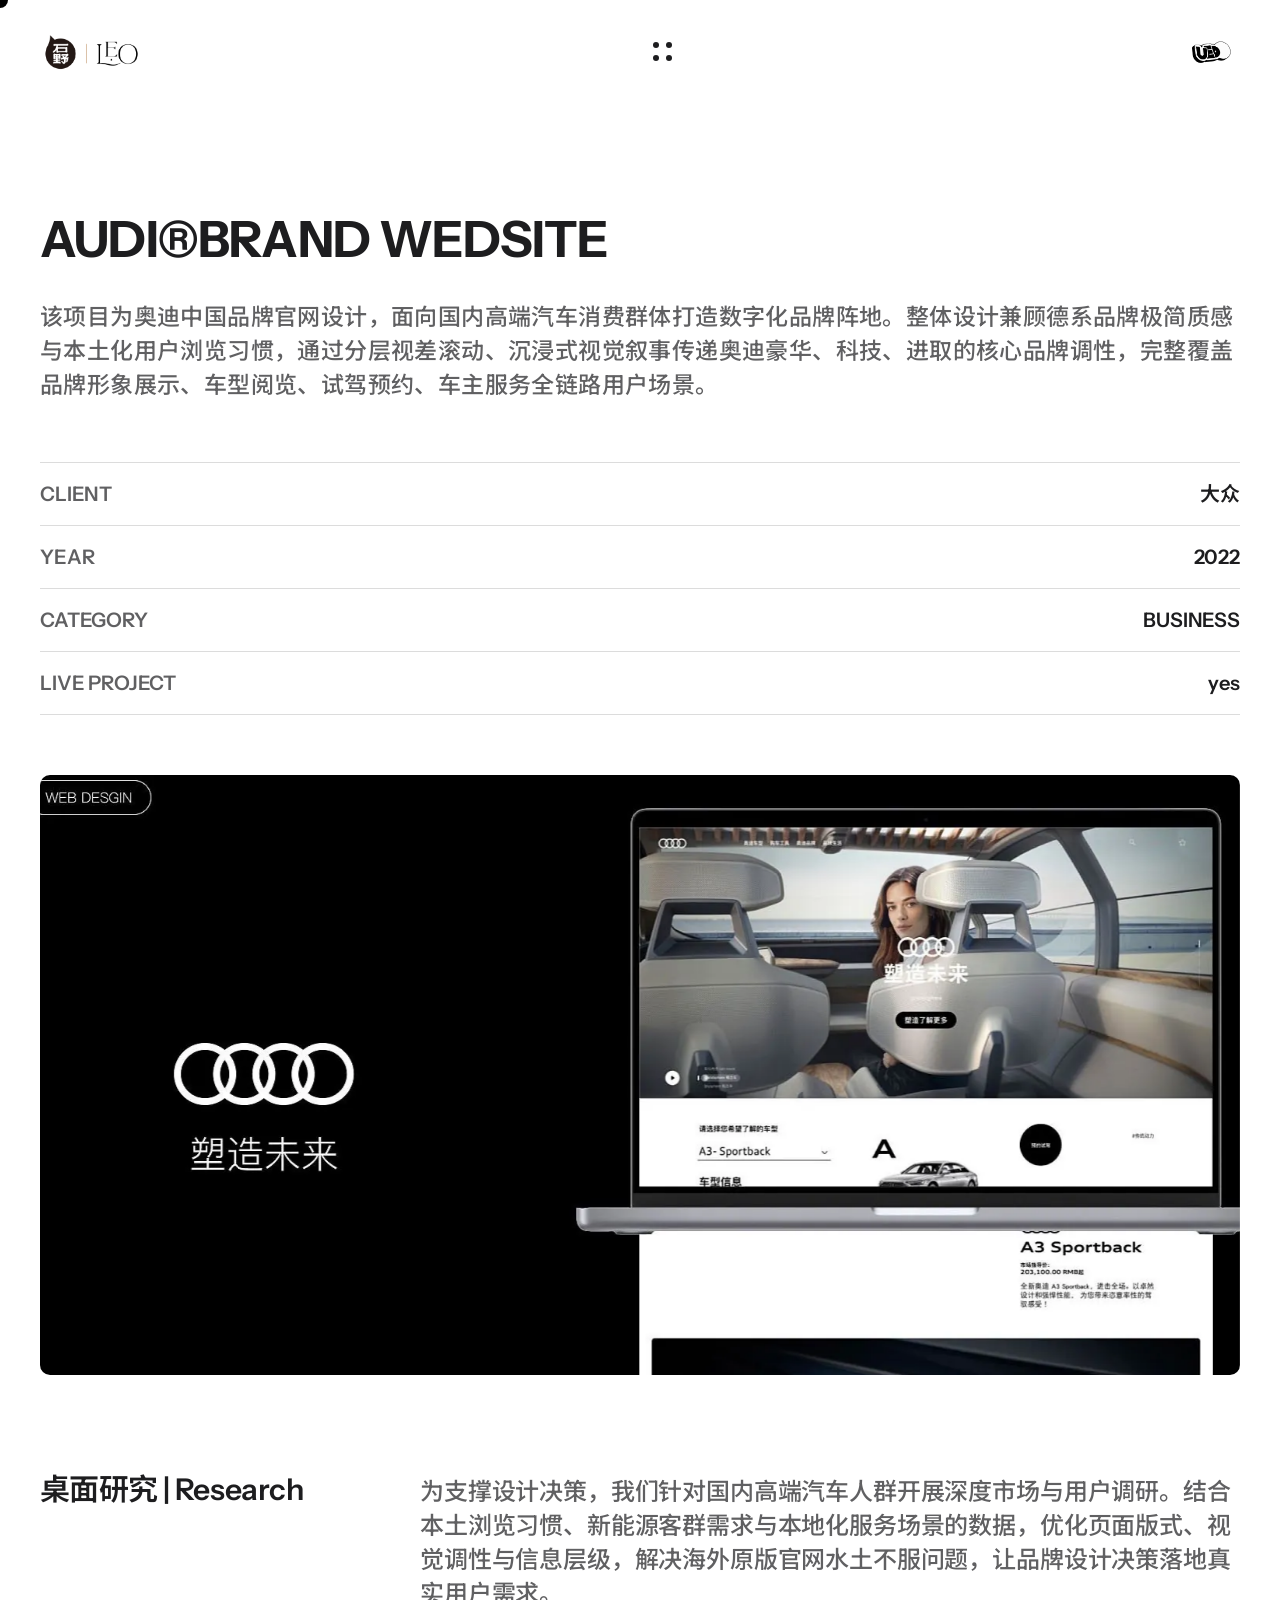
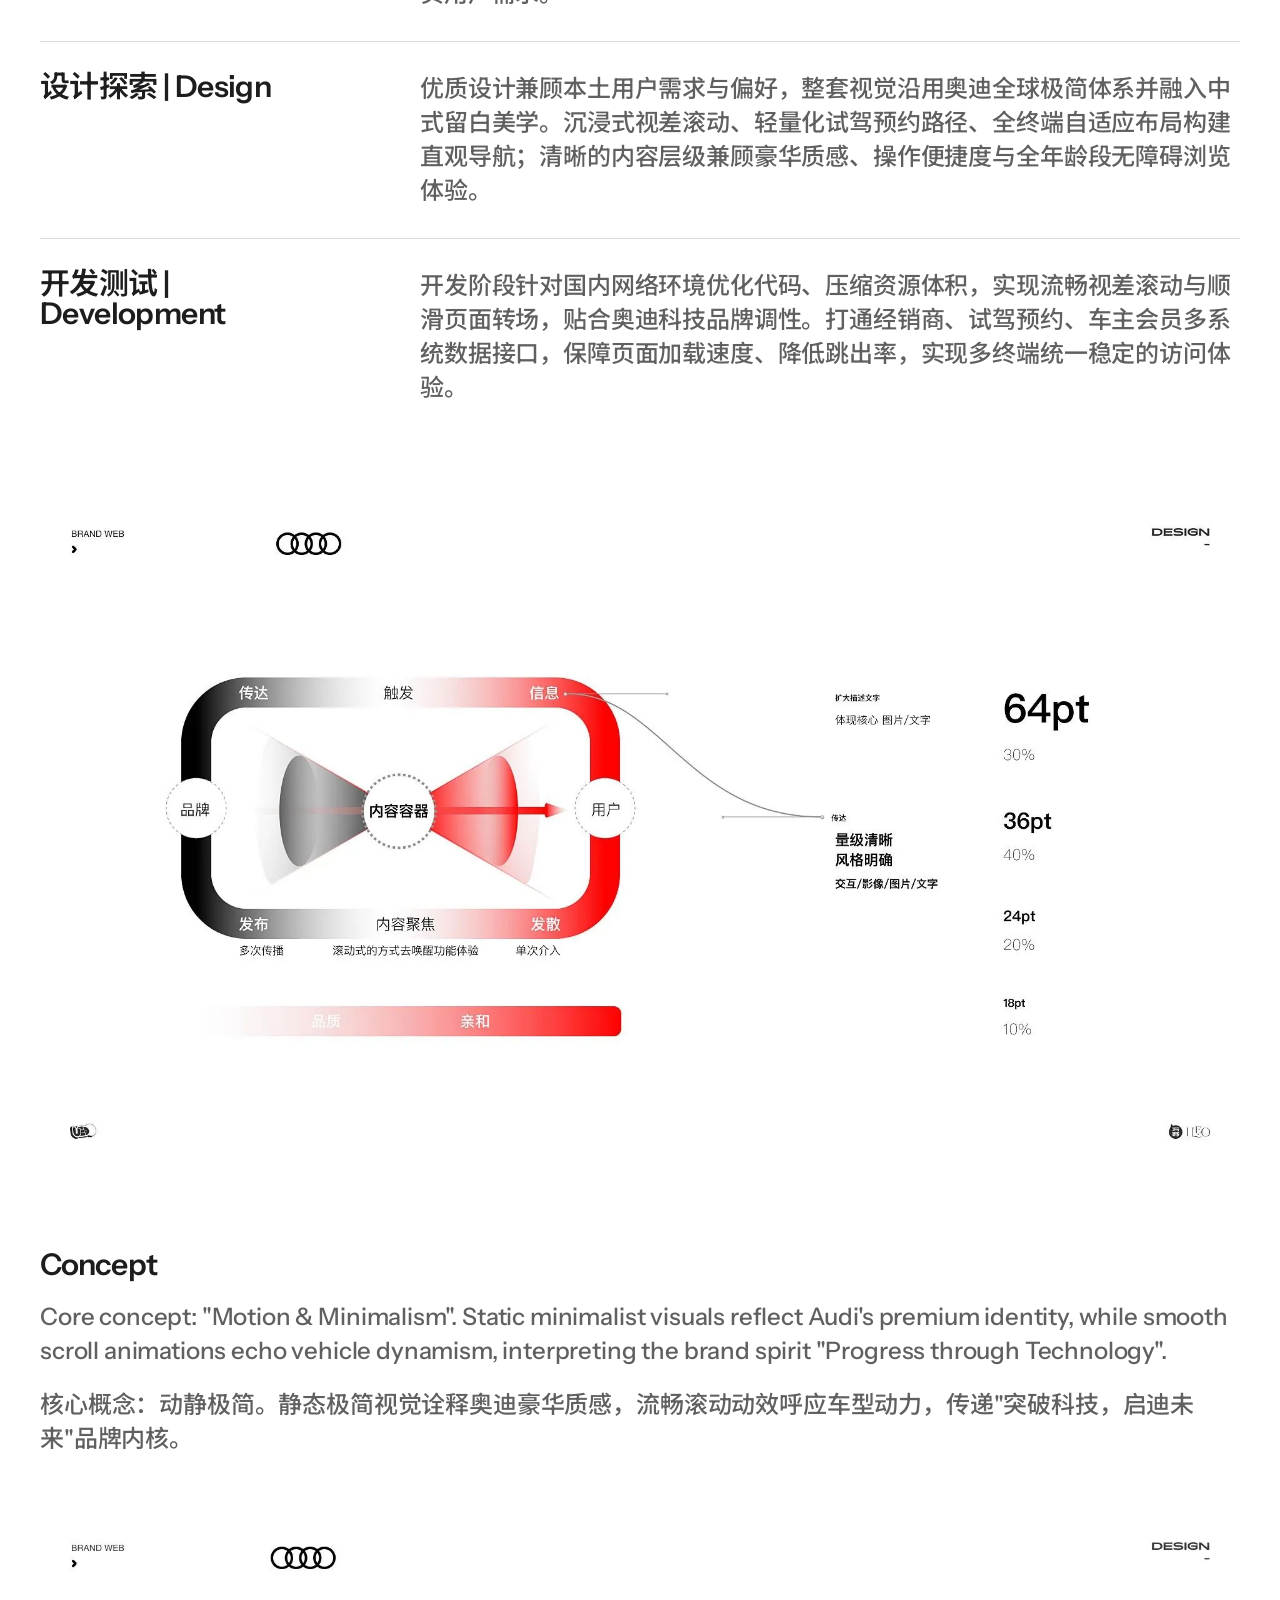
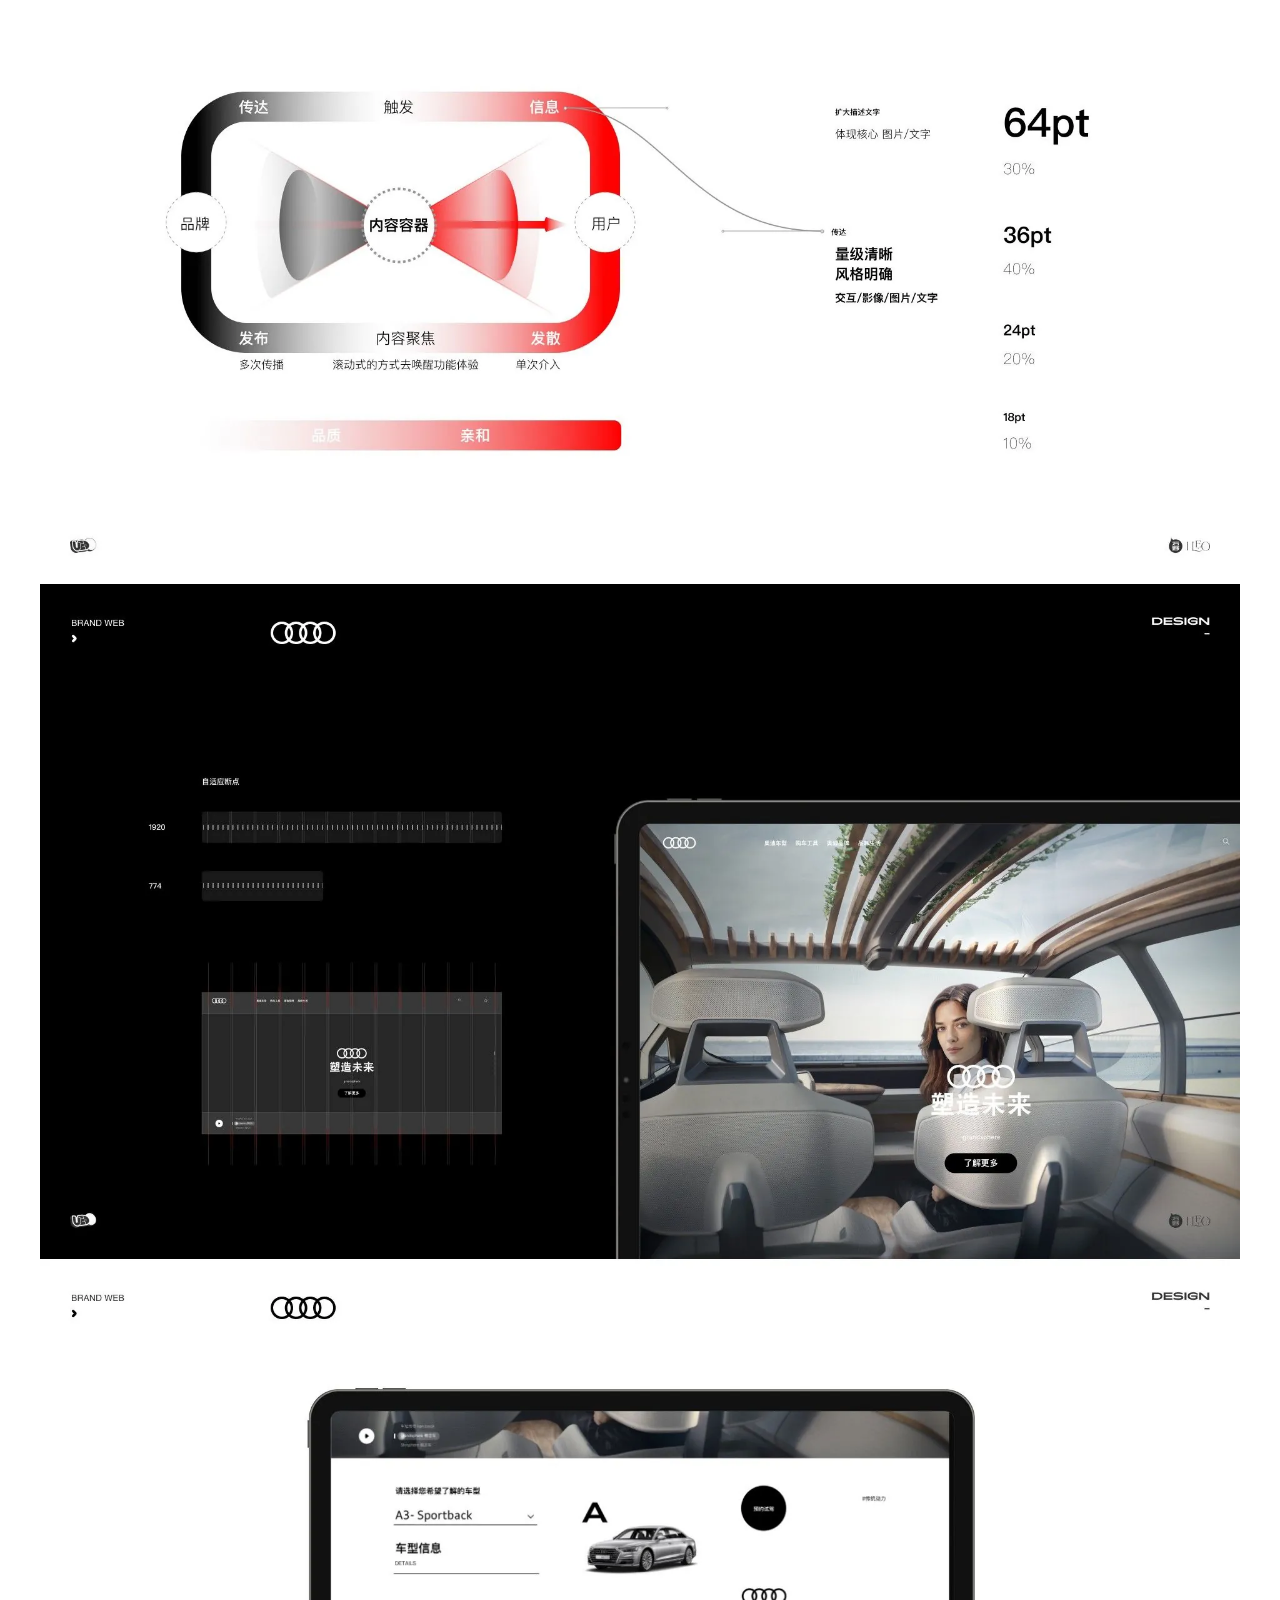
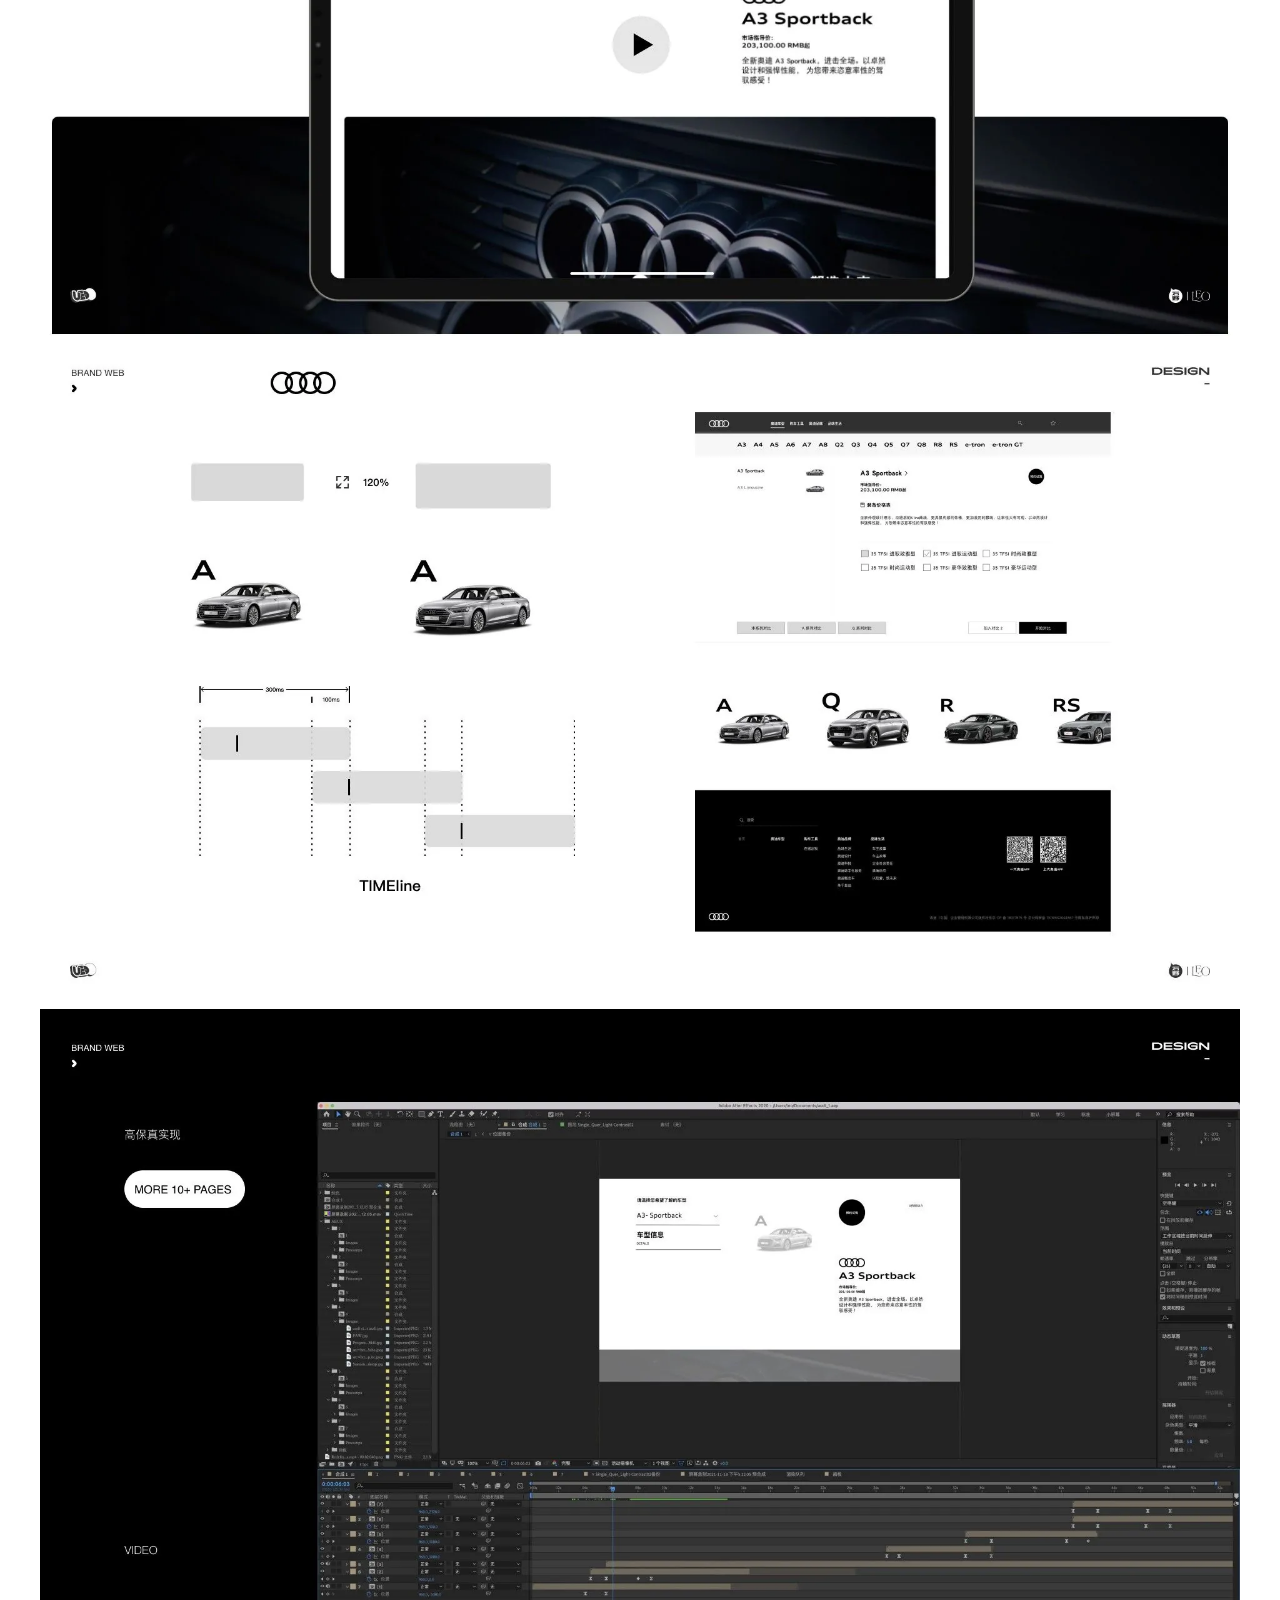
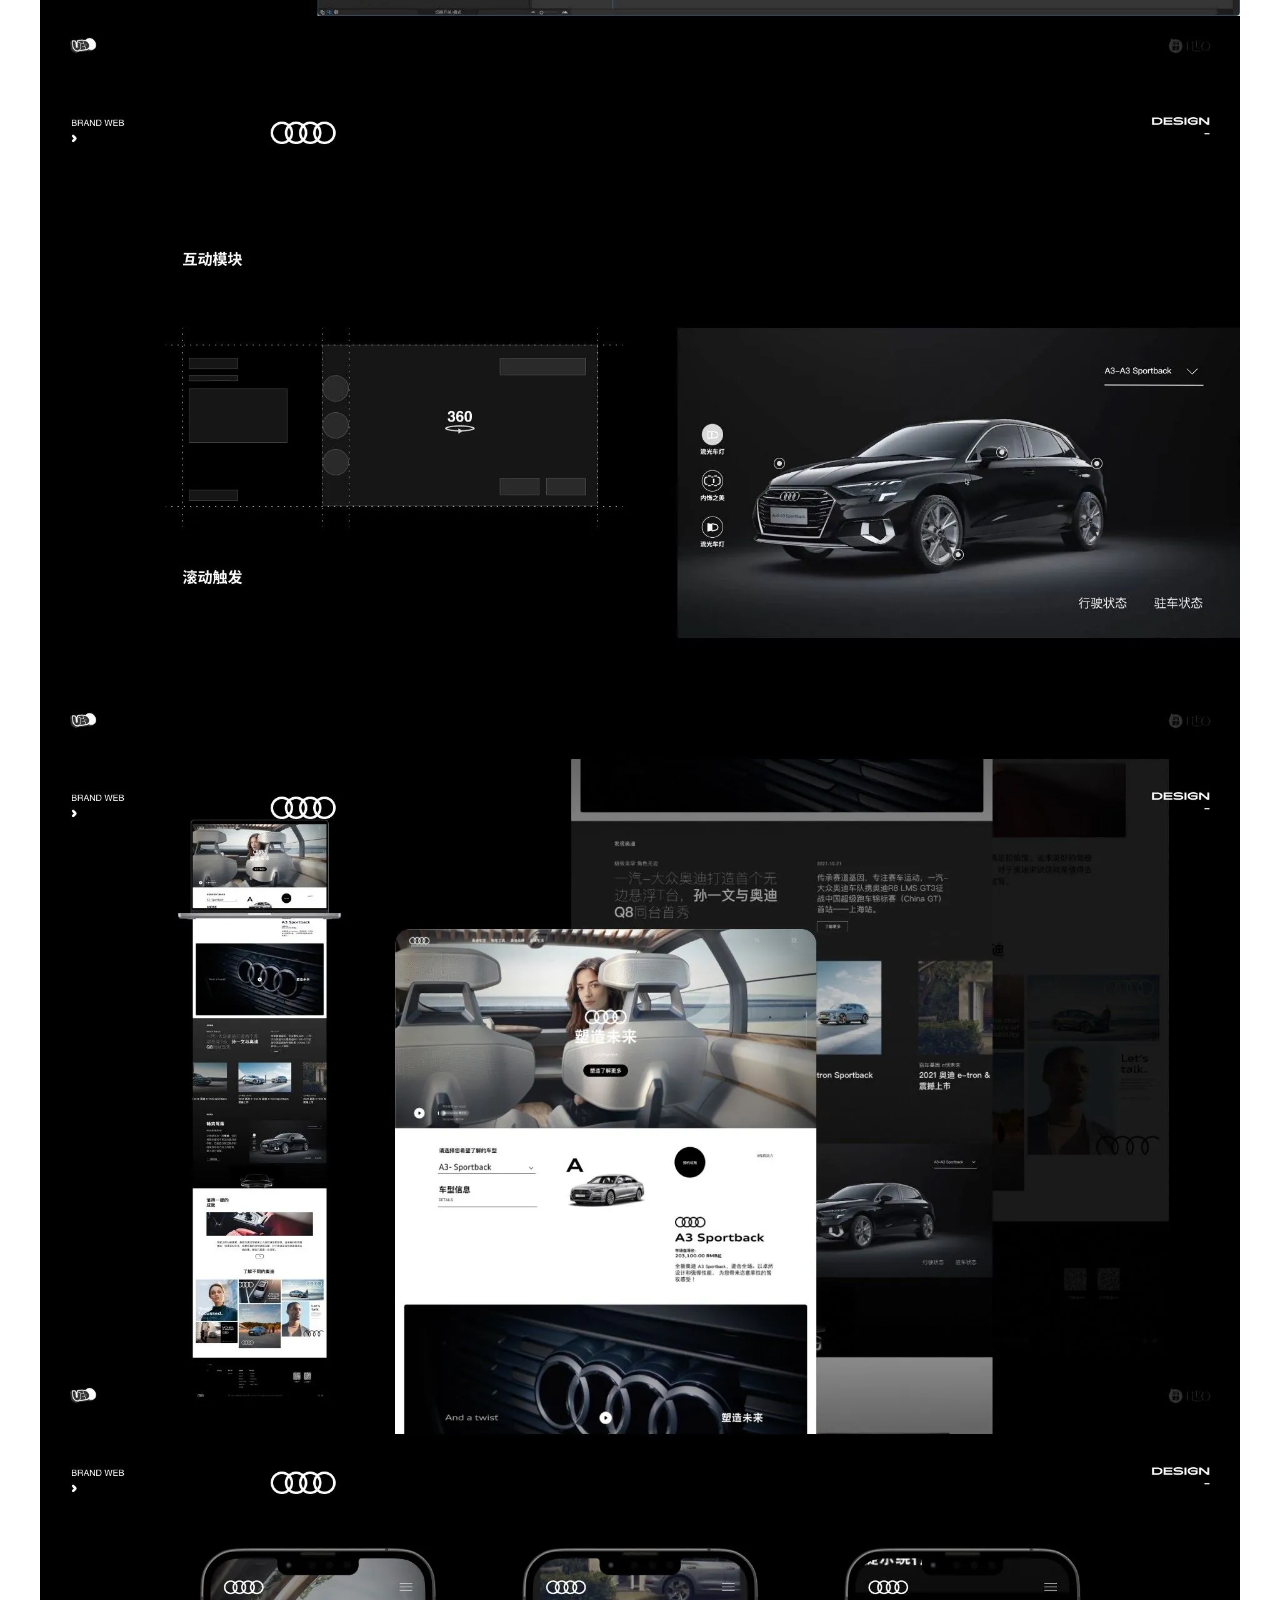
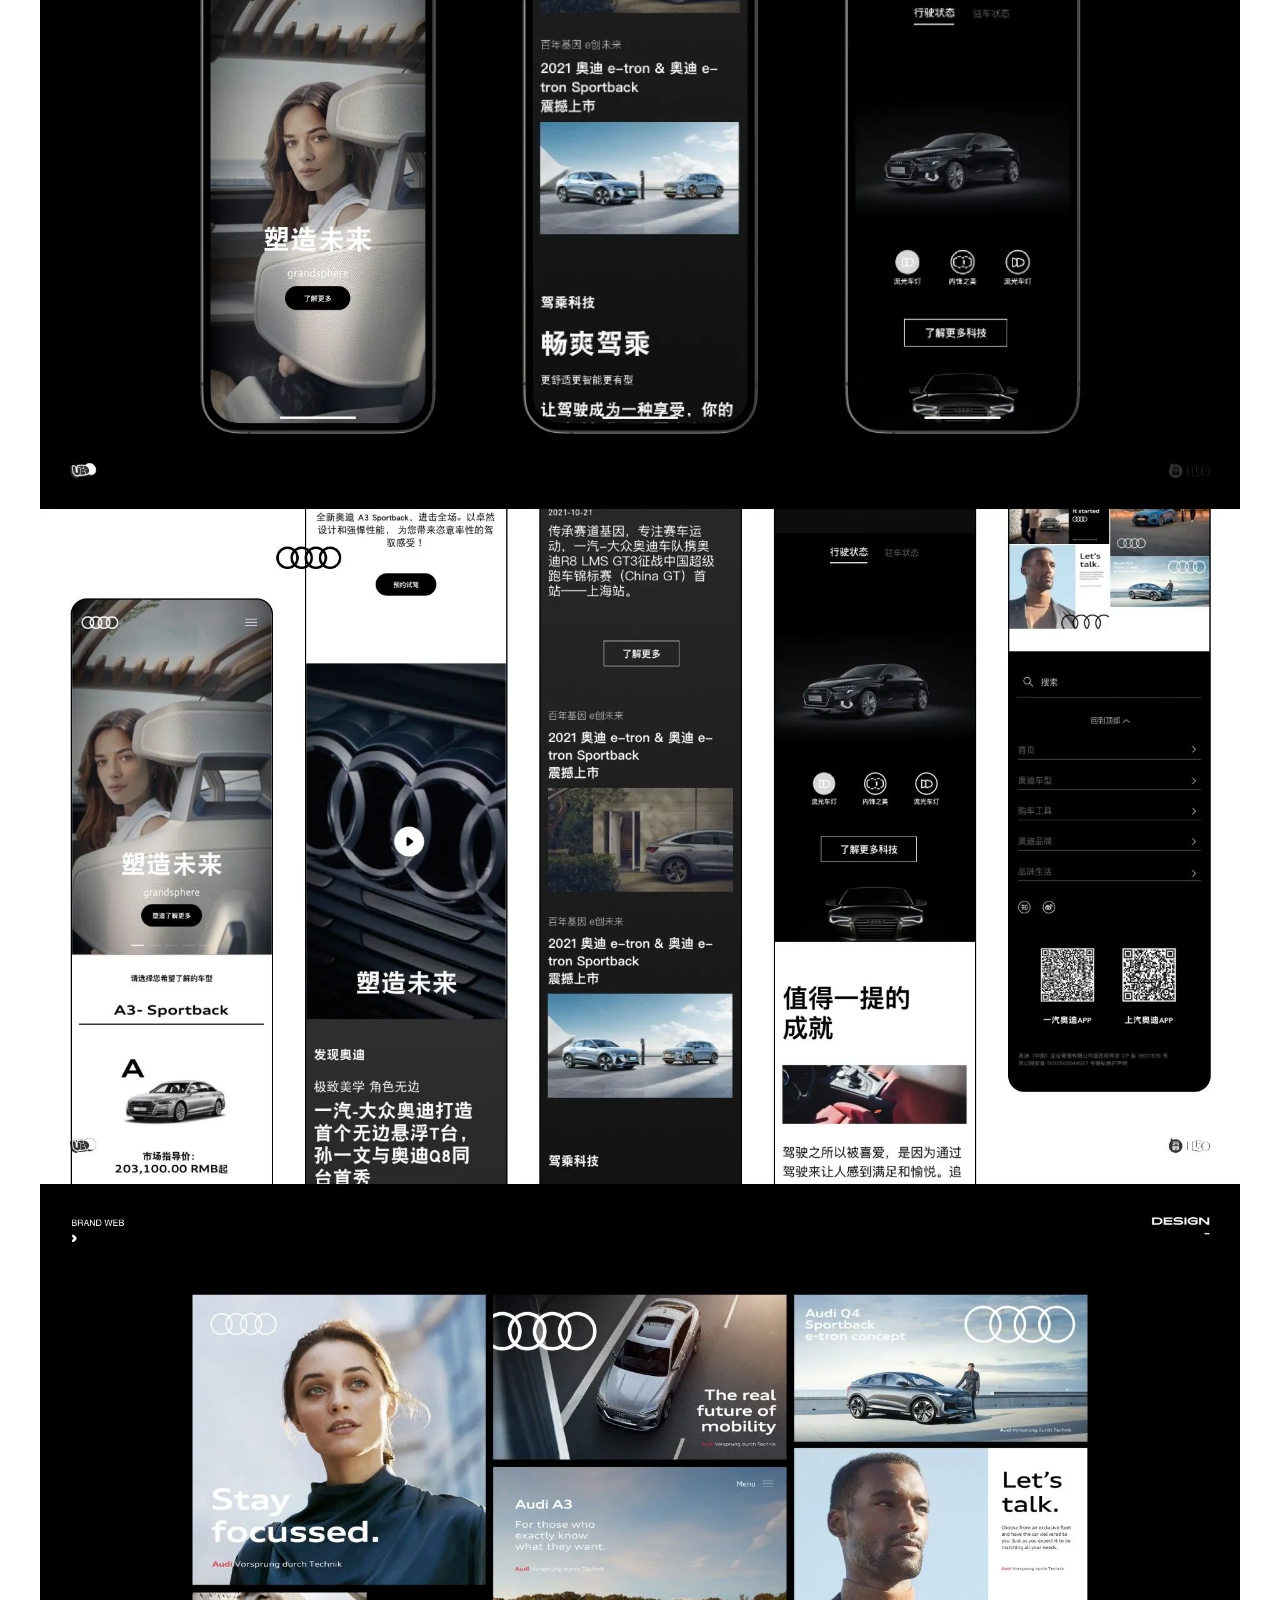
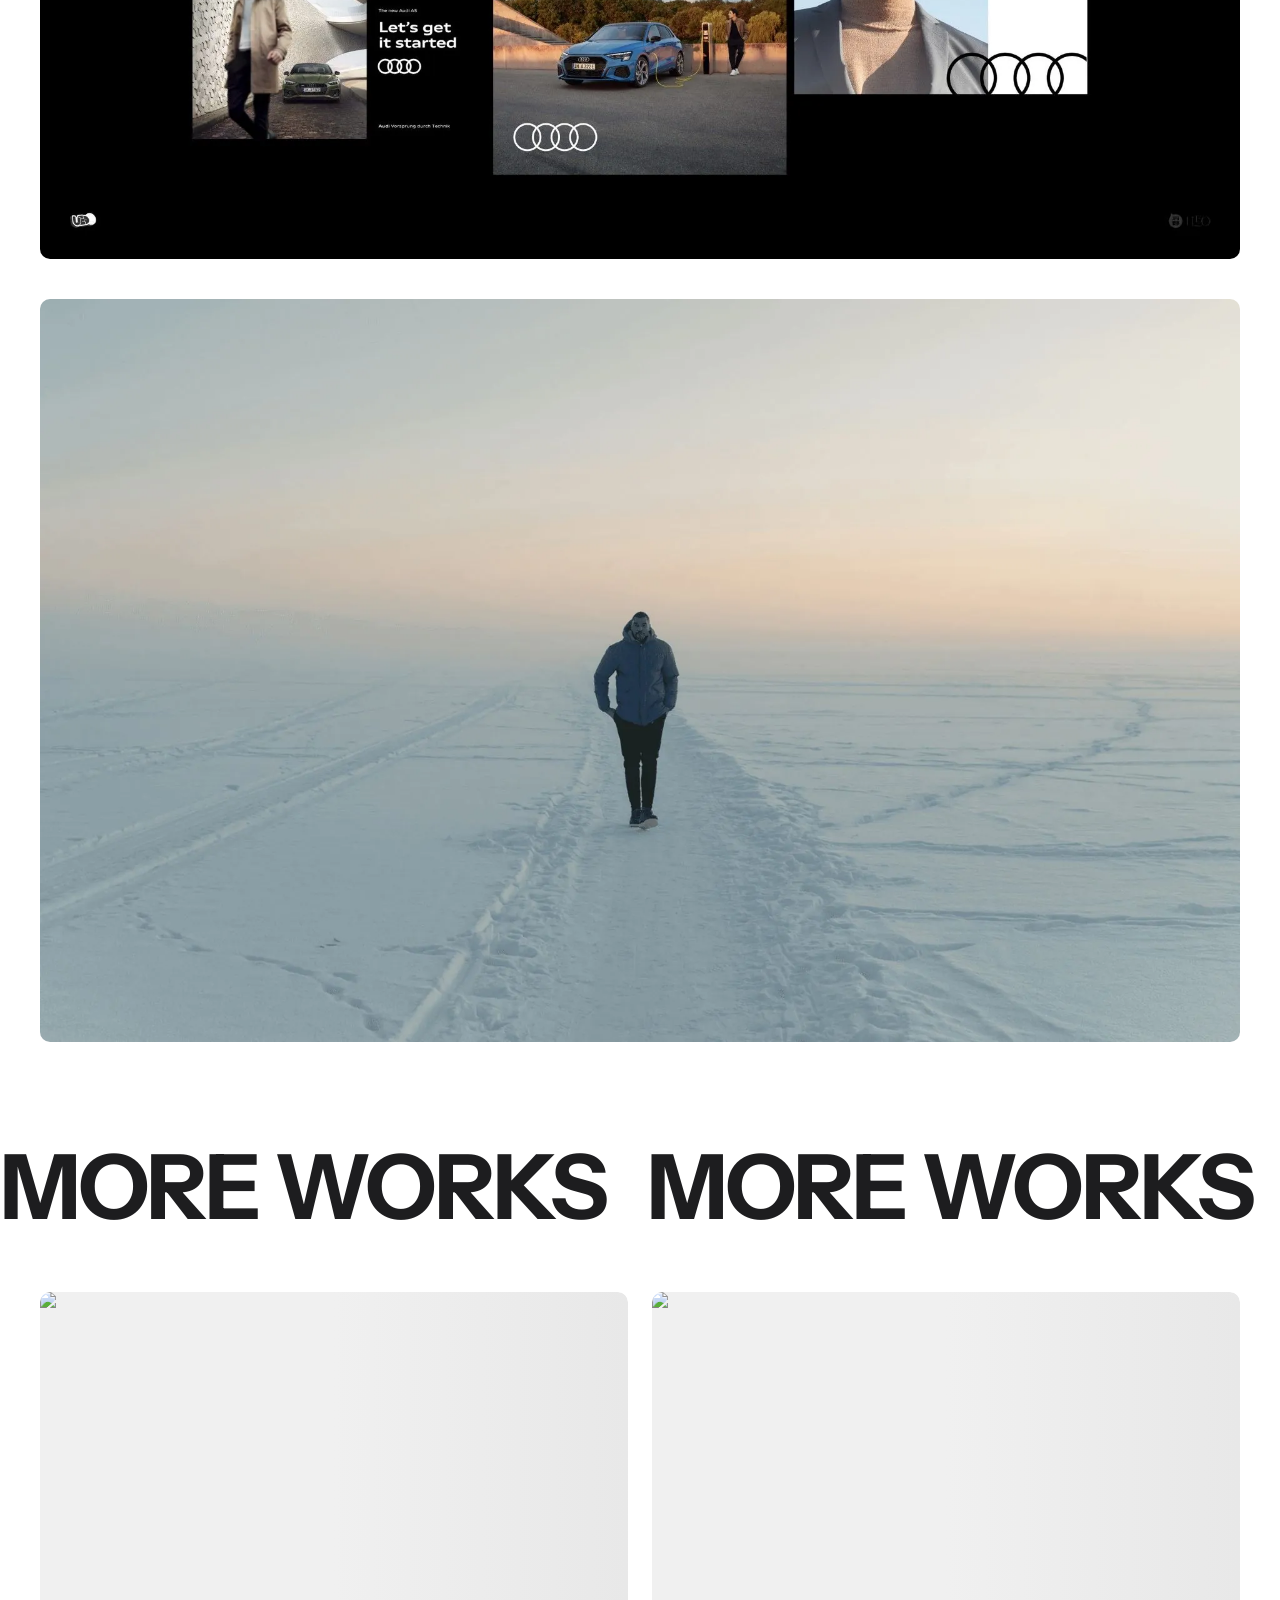
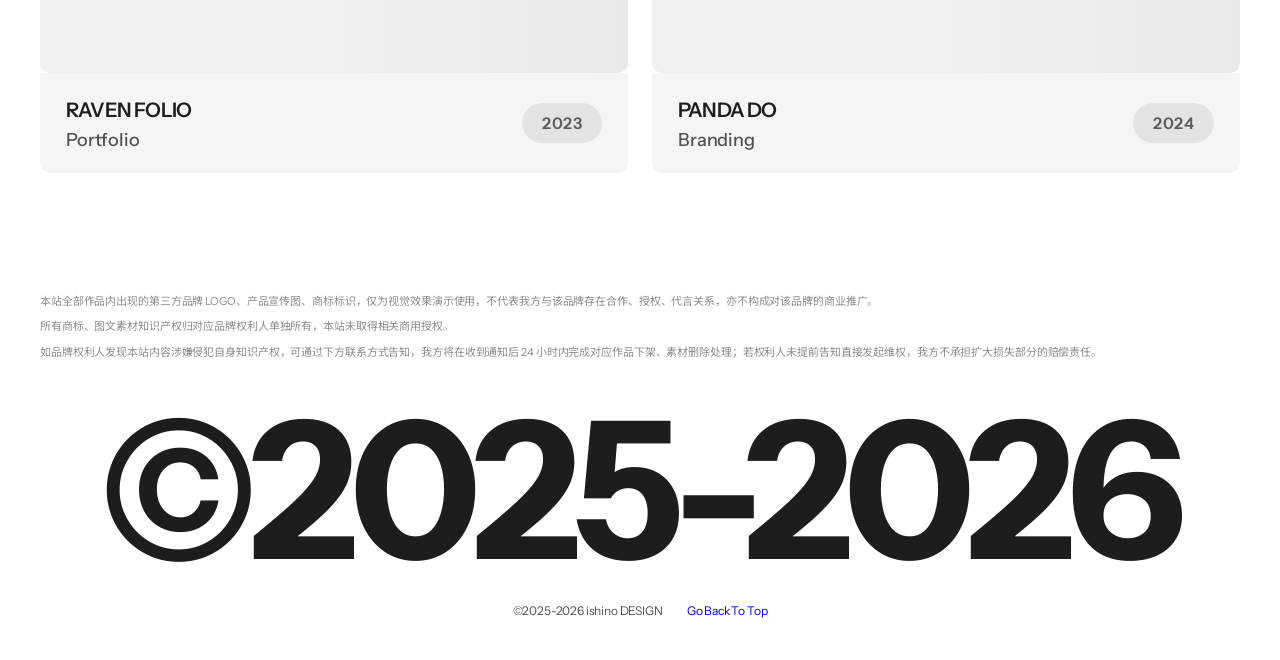
<file: audi.html>
<!DOCTYPE html>
<html lang="zh-CN">
<head>
  <meta charset="UTF-8" />
  <meta name="viewport" content="width=device-width, initial-scale=1.0" />
  <title>AUDI®BRAND WEDSITE — 石野™ ISHINO</title>
  <link rel="icon" type="image/svg+xml" href="./favicon.svg" />
  <link href="https://fonts.googleapis.com/css2?family=Noto+Sans+SC:wght@100..900&display=swap" rel="stylesheet" />
  <link rel="stylesheet" href="./css/nav.css" />
  <link rel="stylesheet" href="./css/loader.css" />
  <style>
@font-face { font-family: 'Instrument Sans'; font-style: normal; font-weight: 400; font-display: swap; src: url('./fonts/InstrumentSans-Regular.ttf') format('truetype'); }
@font-face { font-family: 'Instrument Sans'; font-style: italic; font-weight: 400; font-display: swap; src: url('./fonts/InstrumentSans-Italic.ttf') format('truetype'); }
@font-face { font-family: 'Instrument Sans'; font-style: normal; font-weight: 500; font-display: swap; src: url('./fonts/InstrumentSans-Medium.ttf') format('truetype'); }
@font-face { font-family: 'Instrument Sans'; font-style: italic; font-weight: 500; font-display: swap; src: url('./fonts/InstrumentSans-MediumItalic.ttf') format('truetype'); }
@font-face { font-family: 'Instrument Sans'; font-style: normal; font-weight: 600; font-display: swap; src: url('./fonts/InstrumentSans-SemiBold.ttf') format('truetype'); }
@font-face { font-family: 'Instrument Sans'; font-style: italic; font-weight: 600; font-display: swap; src: url('./fonts/InstrumentSans-SemiBoldItalic.ttf') format('truetype'); }
@font-face { font-family: 'Instrument Sans'; font-style: normal; font-weight: 700; font-display: swap; src: url('./fonts/InstrumentSans-Bold.ttf') format('truetype'); }
@font-face { font-family: 'Instrument Sans'; font-style: italic; font-weight: 700; font-display: swap; src: url('./fonts/InstrumentSans-BoldItalic.ttf') format('truetype'); }

* { margin: 0; padding: 0; box-sizing: border-box; }
html { -webkit-font-smoothing: antialiased; -moz-osx-font-smoothing: grayscale; scroll-behavior: smooth; }
body {
  background: #fff; color: rgb(29,29,31);
  font-family: 'Instrument Sans', 'Noto Sans SC', sans-serif;
  font-size: 16px; line-height: 1.5; letter-spacing: -0.01em;
  overflow-x: hidden;
}
h1, h2, h3 { letter-spacing: -0.03em; }
.uppercase { text-transform: uppercase; letter-spacing: -0.04em; }
img { max-width: 100%; display: block; }
a { color: rgb(0,0,238); text-decoration: none; }
::selection { background: rgb(29,29,31); color: #fff; }

/* === PROJECT HEADER (title + desc + meta in one section) === */
.project-header {
  padding: 110px 40px 0; max-width: 1640px; margin: 0 auto;
}
.project-title {
  font-size: 50px; font-weight: 700; line-height: 50px;
  text-transform: uppercase; letter-spacing: -0.8px;
  color: rgb(29,29,31); margin-bottom: 36px;
}
.project-desc {
  font-size: 23px; font-weight: 500; line-height: 34px;
  color: rgba(29,29,31,0.7); letter-spacing: 0.4px;
  max-width: 100%; margin-bottom: 60px;
}

/* === META ROWS === */
.meta-list { max-width: 1640px; margin: 0 auto; padding: 0 40px; }
.meta-row {
  display: flex; justify-content: space-between; align-items: center;
  padding: 16px 0; border-bottom: 1px solid rgba(38,38,38,0.16);
}
.meta-row:first-child { border-top: 1px solid rgba(38,38,38,0.16); }
.meta-label { font-size: 20px; font-weight: 600; color: rgba(29,29,31,0.7); text-transform: uppercase; }
.meta-value { font-size: 20px; font-weight: 600; color: rgb(29,29,31); }
.meta-value a { color: rgb(29,29,31); }

/* === HERO IMAGE (after meta, before research) === */
.hero-image {
  width: calc(100% - 80px); max-width: 1560px; margin: 60px auto;
  height: 70vh; max-height: 600px; overflow: hidden; border-radius: 10px;
  position: relative;
}
.hero-image img { width: 100%; height: 140%; object-fit: cover; position: absolute; top: 0; left: 0; will-change: transform; }

/* === CONTENT SECTION (Research/Design/Development — two-column on wide screens) === */
.content-section { padding: 40px 40px 60px; max-width: 1560px; margin: 0 auto; }
.content-block {
  display: flex; gap: 60px; align-items: flex-start;
  padding: 30px 0;
}
.content-block:first-child { padding-top: 0; }
.content-block + .content-block { border-top: 1px solid rgba(38,38,38,0.16); }
.content-block .block-title {
  flex: 0 0 320px; font-size: 30px; font-weight: 600; line-height: 30px;
  color: rgb(29,29,31); letter-spacing: -0.02em;
}
.content-block .block-body {
  flex: 1; font-size: 24px; font-weight: 500; line-height: 34px;
  color: rgba(29,29,31,0.7);
}

/* === DETAIL IMAGE (between research and concept) === */
.detail-image { width: calc(100% - 80px); max-width: 1560px; margin: 0 auto 40px; }
.detail-image img { width: 100%; height: auto; border-radius: 10px; }

/* === CONCEPT (stacked, same style as content blocks) === */
.concept-section { padding: 40px; max-width: 1560px; margin: 0 auto; }
.concept-section .block-title {
  font-size: 30px; font-weight: 600; line-height: 30px;
  color: rgb(29,29,31); margin-bottom: 20px;
}
.concept-section .block-body p {
  font-size: 24px; font-weight: 500; line-height: 34px;
  color: rgba(29,29,31,0.7);
}
.concept-section .block-body p + p { margin-top: 20px; }

/* === SCROLL IMAGES (full width, natural height) === */
.scroll-image { width: calc(100% - 80px); max-width: 1560px; margin: 0 auto 40px; }
.scroll-image img { width: 100%; height: auto; border-radius: 10px; }

/* === MORE WORKS TICKER === */
.more-works { margin-top: 80px; overflow: hidden; }
.ticker-wrap {
  overflow: hidden; white-space: nowrap; padding: 20px 0;
}
.ticker-content {
  display: inline-block; animation: ticker-scroll 20s linear infinite;
  font-size: 90px; font-weight: 700;
  letter-spacing: -2.3px; text-transform: uppercase; line-height: 1;
  color: rgb(29,29,31);
}
.ticker-content span { margin-right: 40px; }
@keyframes ticker-scroll {
  0% { transform: translateX(0); }
  100% { transform: translateX(-50%); }
}
.works-cards {
  display: grid; grid-template-columns: repeat(2, 1fr); gap: 24px;
  padding: 0 40px; max-width: 1640px; margin: 40px auto 0;
}
.work-card { display: block; text-decoration: none; color: inherit; }
.work-card-img-wrap { overflow: hidden; border-radius: 10px 10px 0 0; aspect-ratio: 694 / 450; }
.work-card img { width: 100%; height: 100%; object-fit: cover; transition: transform 0.5s cubic-bezier(0.16, 1, 0.3, 1); }
.work-card:hover img { transform: scale(1.05); }
.work-card-info {
  display: flex; justify-content: space-between; align-items: center;
  height: 100px; padding: 0 26px 0 0; border-radius: 0 0 10px 10px; background: rgb(245, 245, 247);
}
.work-card-text { display: flex; flex-direction: column; gap: 6px; padding-left: 26px; }
.work-card-name { font-size: 20px; font-weight: 600; color: rgb(29,29,31); text-transform: uppercase; line-height: 28px; letter-spacing: -0.04em; }
.work-card-cat { font-size: 18px; font-weight: 500; color: rgb(82,82,82); line-height: 20px; }
/* Year pill — matches homepage Featured Work */
.year-pill {
  display: flex; align-items: flex-end; justify-content: center;
  padding: 10px 20px; position: relative; overflow: hidden;
  height: 40px; background: rgba(0, 0, 0, 0.07); border-radius: 60px;
}
.year-text-wrap { position: relative; display: flex; flex-direction: column; align-items: center; }
.year-text {
  font-size: 16px; font-weight: 600; color: rgba(0, 0, 0, 0.6);
  letter-spacing: 0.5px; line-height: 20px; white-space: nowrap;
  transition: transform 0.4s cubic-bezier(0.16, 1, 0.3, 1), opacity 0.4s cubic-bezier(0.16, 1, 0.3, 1);
}
.year-text-default { transform: translateY(0); opacity: 1; }
.year-text-hover { position: absolute; top: 0; left: 0; width: 100%; text-align: center; transform: translateY(100%); opacity: 0; }
.work-card:hover .year-text-default { transform: translateY(-100%); opacity: 0; }
.work-card:hover .year-text-hover { transform: translateY(0); opacity: 1; }

/* === FOOTER (matches index.html) === */
.footer {
  max-width: 1640px; margin: 80px auto 0; padding: 40px;
}
.footer-disclaimer { margin-bottom: 32px; max-width: 100%; }
.footer-disclaimer p { font-size: 11px; font-weight: 400; line-height: 1.6; color: rgba(29,29,31,0.5); margin-bottom: 8px; letter-spacing: -0.01em; }
.footer-disclaimer p:last-child { margin-bottom: 0; }
.footer-copyright { font-size: clamp(80px, 15vw, 201px); font-weight: 700; line-height: 1; letter-spacing: -0.04em; margin-bottom: 16px; text-align: center; }
.footer-bottom { display: flex; justify-content: center; align-items: center; gap: 24px; flex-wrap: wrap; }
.footer-bottom span {
  font-size: 12px; font-weight: 400; color: rgb(82,82,82);
}
.footer-bottom a {
  font-size: 12px; font-weight: 400; color: rgb(0,0,238);
  transition: opacity 0.3s;
}
.footer-bottom a:hover { opacity: 0.6; }

/* === SCROLL TO TOP BUTTON === */
.scroll-top-btn {
  position: fixed; bottom: 32px; right: 32px; z-index: 90;
  width: 48px; height: 48px; border-radius: 50%;
  background: rgb(29,29,31); color: #fff; border: none; cursor: pointer;
  display: flex; align-items: center; justify-content: center;
  opacity: 0; pointer-events: none;
  transition: opacity 0.3s, transform 0.6s cubic-bezier(0.34, 1.56, 0.64, 1);
}
.scroll-top-btn.visible { opacity: 1; pointer-events: auto; }
.scroll-top-btn:hover { transform: scale(1.08); }
.scroll-top-btn:active { transform: scale(0.96); }
.scroll-top-btn svg { width: 20px; height: 20px; }

/* === RESPONSIVE === */
@media (max-width: 768px) {
  .nav { padding: 20px; }
  .project-header { padding: 60px 20px 0; }
  .project-title { font-size: 32px; line-height: 36px; }
  .project-desc { font-size: 18px; line-height: 28px; }
  .meta-list { padding: 0 20px; }
  .meta-label, .meta-value { font-size: 16px; }
  .hero-image, .detail-image, .scroll-image { margin-left: 20px; margin-right: 20px; width: calc(100% - 40px); }
  .content-section, .concept-section { padding: 20px; margin: 0 20px; }
  .content-block { flex-direction: column; gap: 16px; }
  .content-block .block-title { flex: none; }
  .content-block .block-title, .concept-section .block-title { font-size: 22px; }
  .content-block .block-body, .concept-section .block-body p { font-size: 18px; line-height: 28px; }
  .works-cards { grid-template-columns: 1fr; padding: 0 20px; }
  .footer { padding: 20px; }
  .ticker-content { font-size: 48px; }
}

/* === ANIMATIONS === */
@keyframes fadeUp { from { opacity: 0; transform: translateY(30px); } to { opacity: 1; transform: translateY(0); } }
.fade-up { animation: fadeUp 0.8s cubic-bezier(0.22, 1, 0.36, 1) forwards; opacity: 0; }
.delay-1 { animation-delay: 0.1s; } .delay-2 { animation-delay: 0.2s; } .delay-3 { animation-delay: 0.3s; }
@media (prefers-reduced-motion: reduce) {
  .fade-up { animation: none; opacity: 1; }
  .ticker-content { animation: none; }
}
  </style>
  <script>
    // Image protection: disable right-click and drag
    document.addEventListener('contextmenu', function(e) {
      if (e.target.tagName === 'IMG' || e.target.tagName === 'VIDEO') {
        e.preventDefault();
      }
    });
    document.addEventListener('dragstart', function(e) {
      if (e.target.tagName === 'IMG' || e.target.tagName === 'VIDEO') {
        e.preventDefault();
      }
    });
    // CSS: disable image selection
    var style = document.createElement('style');
    style.textContent = 'img, video { -webkit-user-select: none; -moz-user-select: none; -ms-user-select: none; user-select: none; -webkit-user-drag: none; -khtml-user-drag: none; pointer-events: auto; }';
    document.head.appendChild(style);
  </script>
</head>
<body>

<!-- NAV (same as index.html) -->
<nav class="nav">
  <a href="./index.html" class="nav-logo">
    <img src="./images/logo-new.png" alt="石野™ ISHINO" />
  </a>
  <div class="nav-dots" onclick="document.getElementById('menuOverlay').classList.add('open')" role="button" aria-label="打开菜单">
    <span></span><span></span><span></span><span></span>
  </div>
  <img src="./images/logo-right.png" alt="石野™ ISHINO" class="nav-logo-right" />
</nav>

<!-- MENU OVERLAY -->
<div class="menu-overlay" id="menuOverlay">
  <button class="menu-close" onclick="document.getElementById('menuOverlay').classList.remove('open')" aria-label="关闭菜单">×</button>
  <a href="./index.html" class="menu-item menu-slide"><span class="menu-link-text"><span class="menu-text-default">Home</span><span class="menu-text-hover">Home</span></span><span class="cn menu-link-text"><span class="menu-text-default">首页</span><span class="menu-text-hover">首页</span></span></a>
  <a href="./index.html#featured" class="menu-item menu-slide"><span class="menu-link-text"><span class="menu-text-default">Selected Works</span><span class="menu-text-hover">Selected Works</span></span><span class="cn menu-link-text"><span class="menu-text-default">精选案例</span><span class="menu-text-hover">精选案例</span></span></a>
  <a href="./gallery.html" class="menu-item menu-slide"><span class="menu-link-text"><span class="menu-text-default">Gallery</span><span class="menu-text-hover">Gallery</span></span><span class="cn menu-link-text"><span class="menu-text-default">更多作品</span><span class="menu-text-hover">更多作品</span></span></a>
  <a href="./index.html#contact" class="menu-item menu-slide"><span class="menu-link-text"><span class="menu-text-default">Contact</span><span class="menu-text-hover">Contact</span></span><span class="cn menu-link-text"><span class="menu-text-default">联系我</span><span class="menu-text-hover">联系我</span></span></a>
</div>

<!-- PROJECT HEADER: title + description + meta (one section) -->
<section class="project-header">
  <h2 class="project-title fade-up">AUDI®BRAND WEDSITE</h2>
  <p class="project-desc fade-up delay-1">
    该项目为奥迪中国品牌官网设计，面向国内高端汽车消费群体打造数字化品牌阵地。整体设计兼顾德系品牌极简质感与本土化用户浏览习惯，通过分层视差滚动、沉浸式视觉叙事传递奥迪豪华、科技、进取的核心品牌调性，完整覆盖品牌形象展示、车型阅览、试驾预约、车主服务全链路用户场景。
  </p>
</section>

<!-- META ROWS -->
<div class="meta-list">
  <div class="meta-row fade-up"><span class="meta-label">Client</span><span class="meta-value">大众</span></div>
  <div class="meta-row fade-up"><span class="meta-label">Year</span><span class="meta-value">2022</span></div>
  <div class="meta-row fade-up"><span class="meta-label">Category</span><span class="meta-value">BUSINESS</span></div>
  <div class="meta-row fade-up"><span class="meta-label">Live Project</span><span class="meta-value"><a href="#">yes</a></span></div>
</div>

<!-- HERO IMAGE (after meta, before research) -->
<div class="hero-image fade-up">
  <img src="./images/audi-hero.webp" alt="AUDI Brand Website Hero" loading="lazy" />
</div>

<!-- RESEARCH / DESIGN / DEVELOPMENT (stacked, title on top, body below, full width) -->
<section class="content-section">
  <div class="content-block fade-up">
    <h3 class="block-title">桌面研究 | Research</h3>
    <p class="block-body">为支撑设计决策，我们针对国内高端汽车人群开展深度市场与用户调研。结合本土浏览习惯、新能源客群需求与本地化服务场景的数据，优化页面版式、视觉调性与信息层级，解决海外原版官网水土不服问题，让品牌设计决策落地真实用户需求。</p>
  </div>
  <div class="content-block fade-up">
    <h3 class="block-title">设计探索 | Design</h3>
    <p class="block-body">优质设计兼顾本土用户需求与偏好，整套视觉沿用奥迪全球极简体系并融入中式留白美学。沉浸式视差滚动、轻量化试驾预约路径、全终端自适应布局构建直观导航；清晰的内容层级兼顾豪华质感、操作便捷度与全年龄段无障碍浏览体验。</p>
  </div>
  <div class="content-block fade-up">
    <h3 class="block-title">开发测试 | Development</h3>
    <p class="block-body">开发阶段针对国内网络环境优化代码、压缩资源体积，实现流畅视差滚动与顺滑页面转场，贴合奥迪科技品牌调性。打通经销商、试驾预约、车主会员多系统数据接口，保障页面加载速度、降低跳出率，实现多终端统一稳定的访问体验。</p>
  </div>
</section>

<!-- DETAIL IMAGE (between research and concept) -->
<div class="detail-image fade-up">
  <img src="./images/audi-detail-1.webp" alt="AUDI Website Detail" loading="lazy" />
</div>

<!-- CONCEPT (stacked, title on top, body below) -->
<section class="concept-section fade-up">
  <h3 class="block-title">Concept</h3>
  <div class="block-body">
    <p>Core concept: "Motion &amp; Minimalism". Static minimalist visuals reflect Audi's premium identity, while smooth scroll animations echo vehicle dynamism, interpreting the brand spirit "Progress through Technology".</p>
    <p>核心概念：动静极简。静态极简视觉诠释奥迪豪华质感，流畅滚动动效呼应车型动力，传递"突破科技，启迪未来"品牌内核。</p>
  </div>
</section>

<!-- SCROLL IMAGE 1 (full width, natural height) -->
<div class="scroll-image fade-up">
  <img src="./images/audi-parallax-1.webp" alt="AUDI Scroll Image 1" loading="lazy" />
</div>

<!-- SCROLL IMAGE 2 (full width, natural height) -->
<div class="scroll-image fade-up">
  <img src="./images/audi-parallax-2.webp" alt="AUDI Scroll Image 2" loading="lazy" />
</div>

<!-- MORE WORKS TICKER + CARDS -->
<section class="more-works">
  <div class="ticker-wrap">
    <div class="ticker-content">
      <span>More Works</span><span>More Works</span><span>More Works</span><span>More Works</span>
      <span>More Works</span><span>More Works</span><span>More Works</span><span>More Works</span>
    </div>
  </div>
  <div class="works-cards">
    <a href="./index.html#featured" class="work-card" data-cursor="view">
      <div class="work-card-img-wrap"><img src="./images/audi-card-1.webp" alt="Raven Folio" loading="lazy" /></div>
      <div class="work-card-info">
        <div class="work-card-text"><span class="work-card-name">Raven Folio</span><span class="work-card-cat">Portfolio</span></div>
        <div class="year-pill"><div class="year-text-wrap"><span class="year-text year-text-default">2023</span><span class="year-text year-text-hover">2023</span></div></div>
      </div>
    </a>
    <a href="./index.html#featured" class="work-card" data-cursor="view">
      <div class="work-card-img-wrap"><img src="./images/audi-card-2.webp" alt="Panda Do" loading="lazy" /></div>
      <div class="work-card-info">
        <div class="work-card-text"><span class="work-card-name">Panda Do</span><span class="work-card-cat">Branding</span></div>
        <div class="year-pill"><div class="year-text-wrap"><span class="year-text year-text-default">2024</span><span class="year-text year-text-hover">2024</span></div></div>
      </div>
    </a>
  </div>
</section>

<!-- FOOTER (same as index.html) -->
<footer class="footer">
  <div class="footer-disclaimer">
    <p>本站全部作品内出现的第三方品牌 LOGO、产品宣传图、商标标识，仅为视觉效果演示使用，不代表我方与该品牌存在合作、授权、代言关系，亦不构成对该品牌的商业推广。</p>
    <p>所有商标、图文素材知识产权归对应品牌权利人单独所有，本站未取得相关商用授权。</p>
    <p>如品牌权利人发现本站内容涉嫌侵犯自身知识产权，可通过下方联系方式告知，我方将在收到通知后 24 小时内完成对应作品下架、素材删除处理；若权利人未提前告知直接发起维权，我方不承担扩大损失部分的赔偿责任。</p>
  </div>
  <div class="footer-copyright">©2025-2026</div>
  <div class="footer-bottom">
    <span>©2025-2026 ishino DESIGN</span>
    <a href="#" onclick="window.scrollTo({top:0,behavior:'smooth'});return false;">Go Back To Top</a>
  </div>
</footer>

<!-- SCROLL TO TOP BUTTON -->
<button class="scroll-top-btn" id="scrollTopBtn" aria-label="回到顶部">
  <svg viewBox="0 0 24 24" fill="none" stroke="currentColor" stroke-width="2.5" stroke-linecap="round" stroke-linejoin="round">
    <line x1="12" y1="19" x2="12" y2="5"></line>
    <polyline points="5 12 12 5 19 12"></polyline>
  </svg>
</button>

<script>
// Scroll reveal
const observer = new IntersectionObserver((entries) => {
  entries.forEach(e => { if (e.isIntersecting) e.target.style.animationPlayState = 'running'; });
}, { threshold: 0.1 });
document.querySelectorAll('.fade-up').forEach(el => observer.observe(el));

// Scroll to top button
const scrollBtn = document.getElementById('scrollTopBtn');
window.addEventListener('scroll', () => {
  if (window.scrollY > 600) scrollBtn.classList.add('visible');
  else scrollBtn.classList.remove('visible');
});
scrollBtn.addEventListener('click', () => window.scrollTo({ top: 0, behavior: 'smooth' }));
</script>
<script>
// Hero image parallax
(function() {
  var hero = document.querySelector('.hero-image img');
  if (!hero) return;
  var heroContainer = document.querySelector('.hero-image');
  if (!heroContainer) return;
  function updateParallax() {
    var rect = heroContainer.getBoundingClientRect();
    var winH = window.innerHeight;
    // Only apply when hero is in or near viewport
    if (rect.bottom < 0 || rect.top > winH) return;
    // Progress: 0 when hero enters from bottom, 1 when hero exits from top
    var progress = (winH - rect.top) / (winH + rect.height);
    progress = Math.max(0, Math.min(1, progress));
    // Move image: translateY in pixels based on container height
    // Image is 140% of container height, so we have 20% extra space to move
    var maxShift = rect.height * 0.2; // 20% of container height in pixels
    var translateY = (progress - 0.5) * maxShift * 2; // -maxShift to +maxShift
    hero.style.transform = 'translateY(' + translateY + 'px)';
  }
  window.addEventListener('scroll', updateParallax, { passive: true });
  window.addEventListener('resize', updateParallax);
  updateParallax();
})();
</script>
<script src="./js/loader.js"></script>
<div class="cursor-dot" id="cursorDot"></div>
    <script type='text/javascript'>
      (function() {
        var dot = document.getElementById('cursorDot');
        if (!dot) return;
        if (!window.matchMedia('(pointer: fine)').matches) {
          dot.classList.add('touch-hidden');
          return;
        }
        var styleEl = document.createElement('style');
        styleEl.textContent = '* { cursor: none !important; }';
        document.head.appendChild(styleEl);
        document.addEventListener('mousemove', function(e) {
          dot.style.left = e.clientX + 'px';
          dot.style.top = e.clientY + 'px';
        });
        function enterWork() { dot.classList.add('cursor-view'); }
        function leaveWork() { dot.classList.remove('cursor-view'); }
        function bind() {
          var workCards = document.querySelectorAll('.work-card, [data-cursor="view"]');
          workCards.forEach(function(el) {
            el.addEventListener('mouseenter', enterWork);
            el.addEventListener('mouseleave', leaveWork);
          });
        }
        document.addEventListener('DOMContentLoaded', bind);
        bind();
      })();
    </script>
  </body>
</html>
</file>
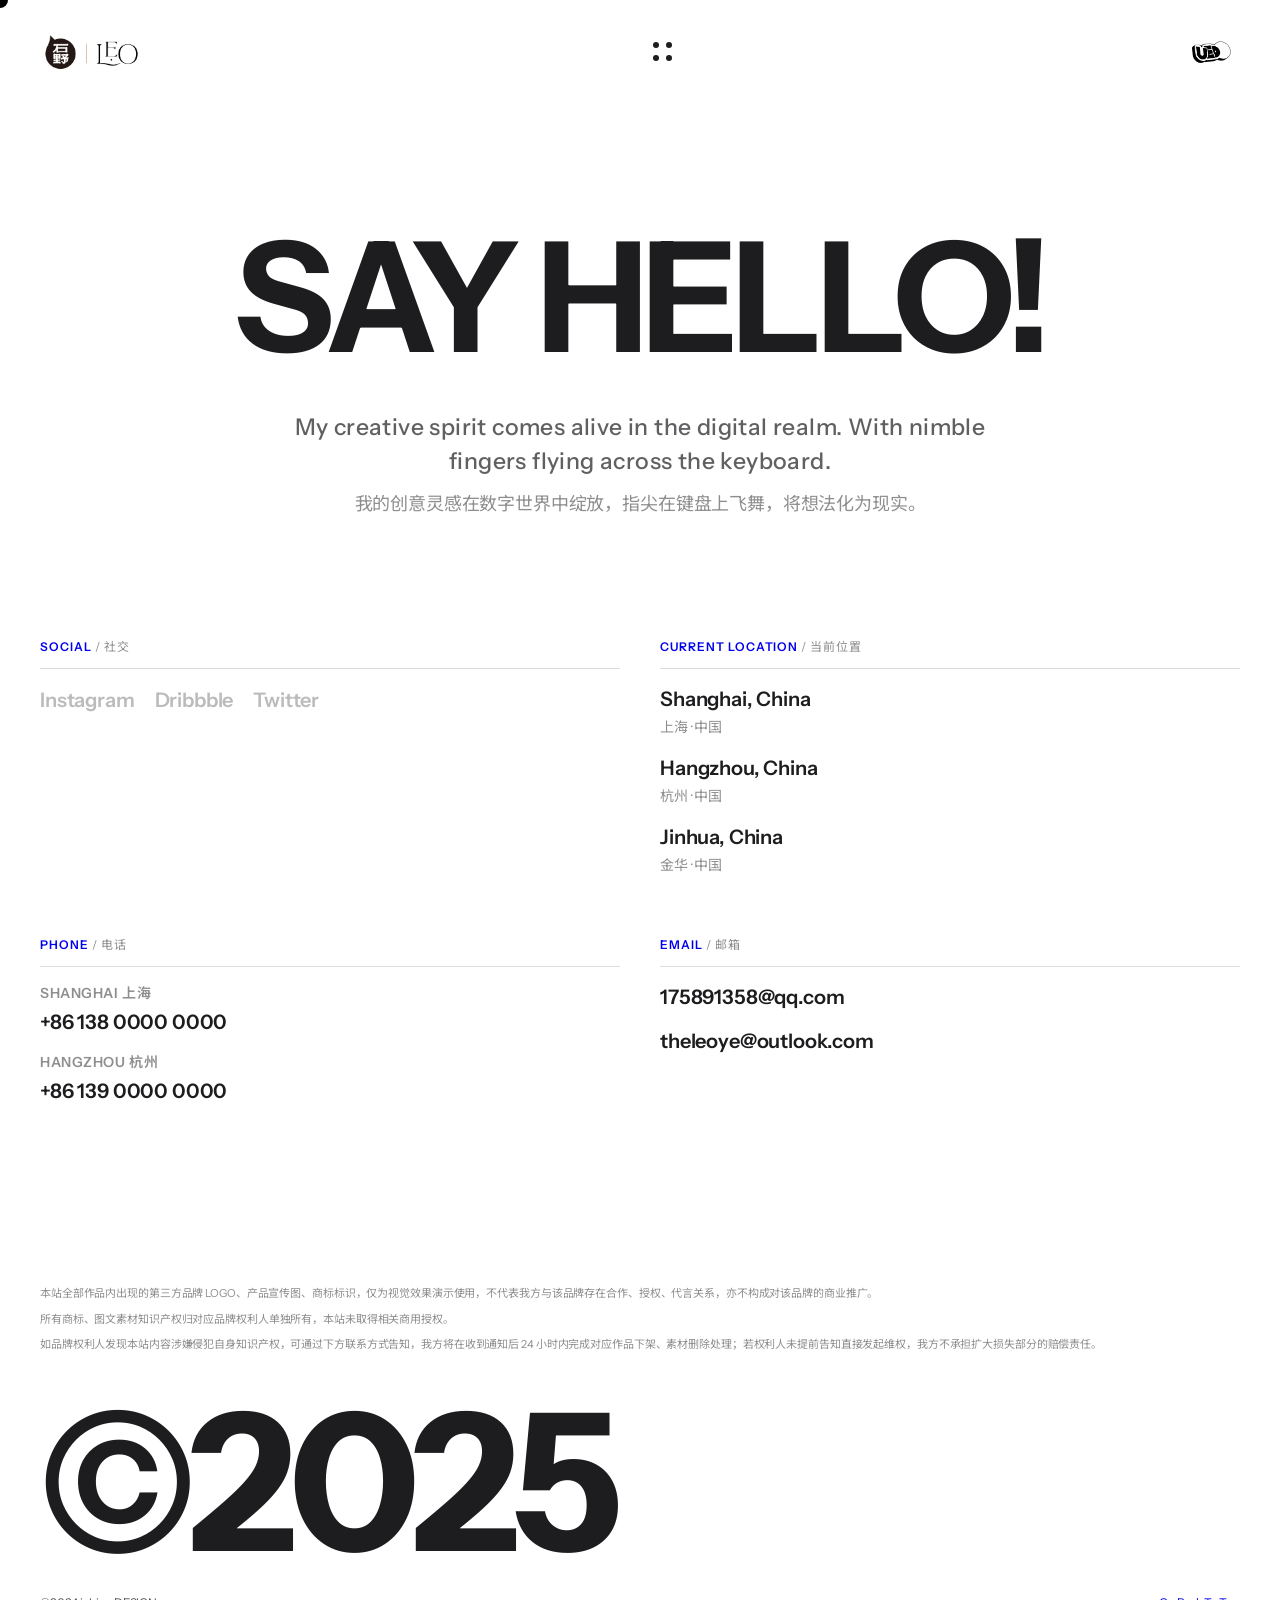
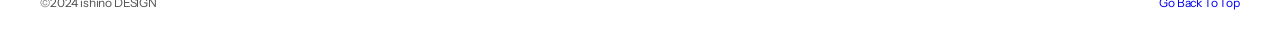
<file: contact.html>
<!DOCTYPE html>
<html lang="zh-CN">
<head>
  <meta charset="UTF-8" />
  <meta name="viewport" content="width=device-width, initial-scale=1.0" />
  <title>Contact | 联系我 — 石野™ ISHINO</title>
  <link rel="icon" type="image/svg+xml" href="./favicon.svg" />
  <link href="https://fonts.googleapis.com/css2?family=Noto+Sans+SC:wght@100..900&display=swap" rel="stylesheet" />
  <link rel="stylesheet" href="./css/nav.css" />
  <link rel="stylesheet" href="./css/loader.css" />
  <style>
@font-face { font-family: 'Instrument Sans'; font-style: normal; font-weight: 400; font-display: swap; src: url('./fonts/InstrumentSans-Regular.ttf') format('truetype'); }
@font-face { font-family: 'Instrument Sans'; font-style: italic; font-weight: 400; font-display: swap; src: url('./fonts/InstrumentSans-Italic.ttf') format('truetype'); }
@font-face { font-family: 'Instrument Sans'; font-style: normal; font-weight: 500; font-display: swap; src: url('./fonts/InstrumentSans-Medium.ttf') format('truetype'); }
@font-face { font-family: 'Instrument Sans'; font-style: italic; font-weight: 500; font-display: swap; src: url('./fonts/InstrumentSans-MediumItalic.ttf') format('truetype'); }
@font-face { font-family: 'Instrument Sans'; font-style: normal; font-weight: 600; font-display: swap; src: url('./fonts/InstrumentSans-SemiBold.ttf') format('truetype'); }
@font-face { font-family: 'Instrument Sans'; font-style: italic; font-weight: 600; font-display: swap; src: url('./fonts/InstrumentSans-SemiBoldItalic.ttf') format('truetype'); }
@font-face { font-family: 'Instrument Sans'; font-style: normal; font-weight: 700; font-display: swap; src: url('./fonts/InstrumentSans-Bold.ttf') format('truetype'); }
@font-face { font-family: 'Instrument Sans'; font-style: italic; font-weight: 700; font-display: swap; src: url('./fonts/InstrumentSans-BoldItalic.ttf') format('truetype'); }

* { margin: 0; padding: 0; box-sizing: border-box; }
html { -webkit-font-smoothing: antialiased; -moz-osx-font-smoothing: grayscale; scroll-behavior: smooth; }
body {
  background: #fff; color: rgb(29,29,31);
  font-family: 'Instrument Sans', 'Noto Sans SC', sans-serif;
  font-size: 16px; line-height: 1.5; letter-spacing: -0.01em;
  overflow-x: hidden;
}
h1, h2, h3 { letter-spacing: -0.03em; }
.uppercase { text-transform: uppercase; letter-spacing: -0.04em; }
img { max-width: 100%; display: block; }
a { color: rgb(0,0,238); text-decoration: none; }
::selection { background: rgb(29,29,31); color: #fff; }

/* === CONTACT HERO === */
.contact-hero {
  max-width: 1640px; margin: 0 auto; padding: 120px 40px 60px;
  display: flex; flex-direction: column; align-items: center; text-align: center;
}
.contact-title {
  font-size: clamp(60px, 12vw, 160px); font-weight: 700; line-height: 0.95;
  letter-spacing: -0.04em; color: rgb(29,29,31); margin-bottom: 40px;
  text-transform: uppercase;
}
.contact-subtitle {
  font-size: 23px; font-weight: 500; line-height: 34px;
  color: rgba(29,29,31,0.7); letter-spacing: 0.4px; max-width: 700px;
}
.contact-subtitle-cn {
  font-size: 18px; font-weight: 400; line-height: 28px;
  color: rgba(29,29,31,0.5); margin-top: 12px;
}

/* === CONTACT INFO GRID === */
.contact-info {
  max-width: 1640px; margin: 0 auto; padding: 60px 40px;
  display: grid; grid-template-columns: repeat(2, 1fr); gap: 60px 40px;
}
.info-block { display: flex; flex-direction: column; gap: 16px; }
.info-label {
  font-size: 12px; font-weight: 600; color: rgb(0,0,238);
  text-transform: uppercase; letter-spacing: 0.08em;
  padding-bottom: 12px; border-bottom: 1px solid rgba(38,38,38,0.16);
}
.info-label-cn { font-size: 12px; font-weight: 400; color: rgba(29,29,31,0.5); }
.info-item { display: flex; flex-direction: column; gap: 4px; }
.info-item-label { font-size: 14px; font-weight: 600; color: rgba(29,29,31,0.5); text-transform: uppercase; letter-spacing: 0.04em; }
.info-item-value { font-size: 20px; font-weight: 600; color: rgb(29,29,31); line-height: 28px; }
.info-item-value a { color: rgb(29,29,31); transition: color 0.3s; }
.info-item-value a:hover { color: rgb(0,0,238); }
.info-item-sub { font-size: 14px; font-weight: 400; color: rgba(29,29,31,0.5); }

/* === SOCIAL LINKS === */
.social-links { display: flex; gap: 20px; flex-wrap: wrap; }
.social-link {
  font-size: 20px; font-weight: 600; color: rgb(29,29,31);
  transition: color 0.3s; position: relative; display: inline-block;
}
.social-link:hover { color: rgb(0,0,238); }

/* === FOOTER === */
.footer { max-width: 1640px; margin: 80px auto 0; padding: 40px; }
.footer-disclaimer { margin-bottom: 32px; max-width: 100%; }
.footer-disclaimer p { font-size: 11px; font-weight: 400; line-height: 1.6; color: rgba(29,29,31,0.5); margin-bottom: 8px; letter-spacing: -0.01em; }
.footer-disclaimer p:last-child { margin-bottom: 0; }
.footer-copyright {
  font-size: clamp(80px, 15vw, 201px); font-weight: 700; line-height: 1;
  letter-spacing: -0.04em; margin-bottom: 16px;
}
.footer-bottom { display: flex; justify-content: space-between; align-items: center; }
.footer-bottom span { font-size: 12px; font-weight: 400; color: rgb(82,82,82); }
.footer-bottom a { font-size: 12px; font-weight: 400; color: rgb(0,0,238); transition: opacity 0.3s; }
.footer-bottom a:hover { opacity: 0.6; }

/* === SCROLL TO TOP === */
.scroll-top-btn {
  position: fixed; bottom: 32px; right: 32px; z-index: 90;
  width: 48px; height: 48px; border-radius: 50%;
  background: rgb(29,29,31); color: #fff; border: none; cursor: pointer;
  display: flex; align-items: center; justify-content: center;
  opacity: 0; pointer-events: none;
  transition: transform 0.4s cubic-bezier(0.34, 1.56, 0.64, 1), opacity 0.3s ease, background-color 0.3s ease;
}
.scroll-top-btn.visible { opacity: 1; pointer-events: auto; }
.scroll-top-btn:hover { transform: scale(1.08); background-color: rgb(0,0,238); }
.scroll-top-btn:active { transform: scale(0.96); }
.scroll-top-btn svg { width: 20px; height: 20px; }

/* === ANIMATIONS === */
@keyframes fadeUp { from { opacity: 0; transform: translateY(30px); } to { opacity: 1; transform: translateY(0); } }
.fade-up { opacity: 0; animation: fadeUp 0.8s cubic-bezier(0.22, 1, 0.36, 1) forwards; }
.fade-up:nth-child(1) { animation-delay: 0.1s; }
.fade-up:nth-child(2) { animation-delay: 0.2s; }
.fade-up:nth-child(3) { animation-delay: 0.3s; }
.fade-up:nth-child(4) { animation-delay: 0.4s; }

/* === RESPONSIVE === */
@media (max-width: 768px) {
  .nav { padding: 20px; }
  .contact-hero { padding: 80px 20px 40px; }
  .contact-info { grid-template-columns: 1fr; gap: 40px; padding: 40px 20px; }
  .footer { padding: 20px; }
}
  </style>
  <script>
    // Image protection: disable right-click and drag
    document.addEventListener('contextmenu', function(e) {
      if (e.target.tagName === 'IMG' || e.target.tagName === 'VIDEO') {
        e.preventDefault();
      }
    });
    document.addEventListener('dragstart', function(e) {
      if (e.target.tagName === 'IMG' || e.target.tagName === 'VIDEO') {
        e.preventDefault();
      }
    });
    // CSS: disable image selection
    var style = document.createElement('style');
    style.textContent = 'img, video { -webkit-user-select: none; -moz-user-select: none; -ms-user-select: none; user-select: none; -webkit-user-drag: none; -khtml-user-drag: none; pointer-events: auto; }';
    document.head.appendChild(style);
  </script>
</head>
<body>

<!-- NAV -->
<nav class="nav">
  <a href="index.html" class="nav-logo">
    <img src="./images/logo-new.png" alt="石野™ ISHINO" />
  </a>
  <div class="nav-dots" onclick="document.querySelector('.menu-overlay').classList.add('open')">
    <span></span><span></span><span></span><span></span>
  </div>
  <img src="./images/logo-right.png" alt="石野™ ISHINO" class="nav-logo-right" />
</nav>

<!-- MENU OVERLAY -->
<div class="menu-overlay">
  <button class="menu-close" onclick="document.querySelector('.menu-overlay').classList.remove('open')" aria-label="关闭菜单">×</button>
  <a href="index.html" class="menu-item menu-slide"><span class="menu-link-text"><span class="menu-text-default">Home</span><span class="menu-text-hover">Home</span></span><span class="cn menu-link-text"><span class="menu-text-default">首页</span><span class="menu-text-hover">首页</span></span></a>
  <a href="index.html#featured" class="menu-item menu-slide"><span class="menu-link-text"><span class="menu-text-default">Selected Works</span><span class="menu-text-hover">Selected Works</span></span><span class="cn menu-link-text"><span class="menu-text-default">精选案例</span><span class="menu-text-hover">精选案例</span></span></a>
  <a href="gallery.html" class="menu-item menu-slide"><span class="menu-link-text"><span class="menu-text-default">Gallery</span><span class="menu-text-hover">Gallery</span></span><span class="cn menu-link-text"><span class="menu-text-default">更多作品</span><span class="menu-text-hover">更多作品</span></span></a>
  <a href="contact.html" class="menu-item menu-slide"><span class="menu-link-text"><span class="menu-text-default">Contact</span><span class="menu-text-hover">Contact</span></span><span class="cn menu-link-text"><span class="menu-text-default">联系我</span><span class="menu-text-hover">联系我</span></span></a>
</div>

<!-- CONTACT HERO -->
<section class="contact-hero">
  <h1 class="contact-title fade-up">Say Hello!</h1>
  <p class="contact-subtitle fade-up">My creative spirit comes alive in the digital realm. With nimble fingers flying across the keyboard.</p>
  <p class="contact-subtitle-cn fade-up">我的创意灵感在数字世界中绽放，指尖在键盘上飞舞，将想法化为现实。</p>
</section>

<!-- CONTACT INFO -->
<section class="contact-info">
  <div class="info-block fade-up">
    <div class="info-label">SOCIAL <span class="info-label-cn">/ 社交</span></div>
    <div class="social-links">
      <span class="social-link" style="color: rgba(29,29,31,0.3);">Instagram</span>
      <span class="social-link" style="color: rgba(29,29,31,0.3);">Dribbble</span>
      <span class="social-link" style="color: rgba(29,29,31,0.3);">Twitter</span>
    </div>
  </div>

  <div class="info-block fade-up">
    <div class="info-label">CURRENT LOCATION <span class="info-label-cn">/ 当前位置</span></div>
    <div class="info-item">
      <span class="info-item-value">Shanghai, China</span>
      <span class="info-item-sub">上海 · 中国</span>
    </div>
    <div class="info-item">
      <span class="info-item-value">Hangzhou, China</span>
      <span class="info-item-sub">杭州 · 中国</span>
    </div>
    <div class="info-item">
      <span class="info-item-value">Jinhua, China</span>
      <span class="info-item-sub">金华 · 中国</span>
    </div>
  </div>

  <div class="info-block fade-up">
    <div class="info-label">PHONE <span class="info-label-cn">/ 电话</span></div>
    <div class="info-item">
      <span class="info-item-label">SHANGHAI 上海</span>
      <span class="info-item-value"><a href="tel:+8613800000000">+86 138 0000 0000</a></span>
    </div>
    <div class="info-item">
      <span class="info-item-label">HANGZHOU 杭州</span>
      <span class="info-item-value"><a href="tel:+8613900000000">+86 139 0000 0000</a></span>
    </div>
  </div>

  <div class="info-block fade-up">
    <div class="info-label">EMAIL <span class="info-label-cn">/ 邮箱</span></div>
    <div class="info-item">
      <span class="info-item-value"><a href="mailto:175891358@qq.com">175891358@qq.com</a></span>
    </div>
    <div class="info-item">
      <span class="info-item-value"><a href="mailto:theleoye@outlook.com">theleoye@outlook.com</a></span>
    </div>
  </div>
</section>

<!-- FOOTER -->
<footer class="footer">
  <div class="footer-disclaimer">
    <p>本站全部作品内出现的第三方品牌 LOGO、产品宣传图、商标标识，仅为视觉效果演示使用，不代表我方与该品牌存在合作、授权、代言关系，亦不构成对该品牌的商业推广。</p>
    <p>所有商标、图文素材知识产权归对应品牌权利人单独所有，本站未取得相关商用授权。</p>
    <p>如品牌权利人发现本站内容涉嫌侵犯自身知识产权，可通过下方联系方式告知，我方将在收到通知后 24 小时内完成对应作品下架、素材删除处理；若权利人未提前告知直接发起维权，我方不承担扩大损失部分的赔偿责任。</p>
  </div>
  <div class="footer-copyright">©2025</div>
  <div class="footer-bottom">
    <span>©2024 ishino DESIGN</span>
    <a href="#" onclick="window.scrollTo({top:0,behavior:'smooth'});return false;">Go Back To Top</a>
  </div>
</footer>

<!-- SCROLL TO TOP -->
<button class="scroll-top-btn" id="scrollTopBtn" aria-label="回到顶部">
  <svg viewBox="0 0 24 24" fill="none" stroke="currentColor" stroke-width="2.5" stroke-linecap="round" stroke-linejoin="round">
    <line x1="12" y1="19" x2="12" y2="5"></line>
    <polyline points="5 12 12 5 19 12"></polyline>
  </svg>
</button>

<script>
const observer = new IntersectionObserver((entries) => {
  entries.forEach(e => { if (e.isIntersecting) e.target.style.animationPlayState = 'running'; });
}, { threshold: 0.1 });
document.querySelectorAll('.fade-up').forEach(el => observer.observe(el));
const scrollBtn = document.getElementById('scrollTopBtn');
window.addEventListener('scroll', () => {
  if (window.scrollY > 600) scrollBtn.classList.add('visible');
  else scrollBtn.classList.remove('visible');
});
scrollBtn.addEventListener('click', () => window.scrollTo({ top: 0, behavior: 'smooth' }));
</script>
<script src="./js/loader.js"></script>
<div class="cursor-dot" id="cursorDot"></div>
<script type='text/javascript'>
  (function() {
    var dot = document.getElementById('cursorDot');
    if (!dot) return;
    if (!window.matchMedia('(pointer: fine)').matches) {
      dot.classList.add('touch-hidden');
      return;
    }
    var styleEl = document.createElement('style');
    styleEl.textContent = '* { cursor: none !important; }';
    document.head.appendChild(styleEl);
    document.addEventListener('mousemove', function(e) {
      dot.style.left = e.clientX + 'px';
      dot.style.top = e.clientY + 'px';
    });
    function enterWork() { dot.classList.add('cursor-view'); }
    function leaveWork() { dot.classList.remove('cursor-view'); }
    function bind() {
      var workCards = document.querySelectorAll('.work-card, [data-cursor="view"]');
      workCards.forEach(function(el) {
        el.addEventListener('mouseenter', enterWork);
        el.addEventListener('mouseleave', leaveWork);
      });
    }
    document.addEventListener('DOMContentLoaded', bind);
    bind();
  })();
</script>
</body>
</html>
</file>
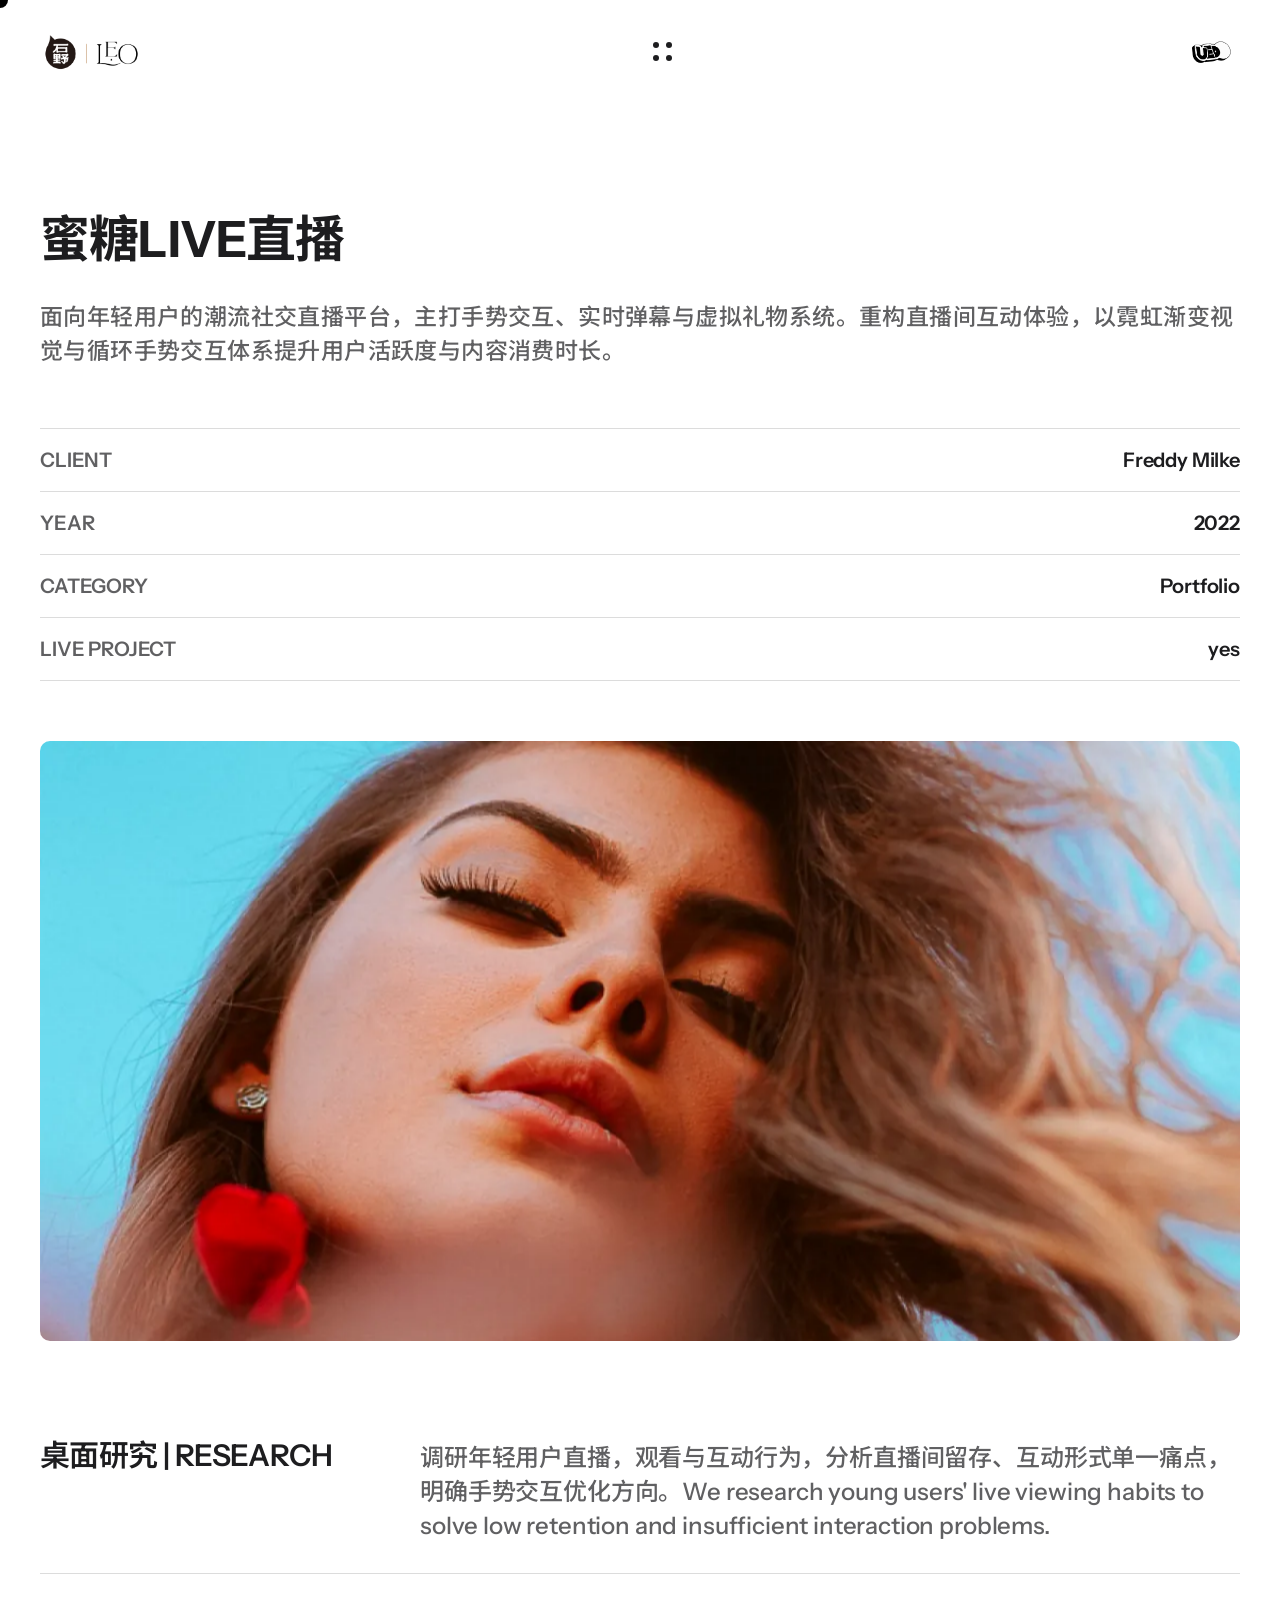
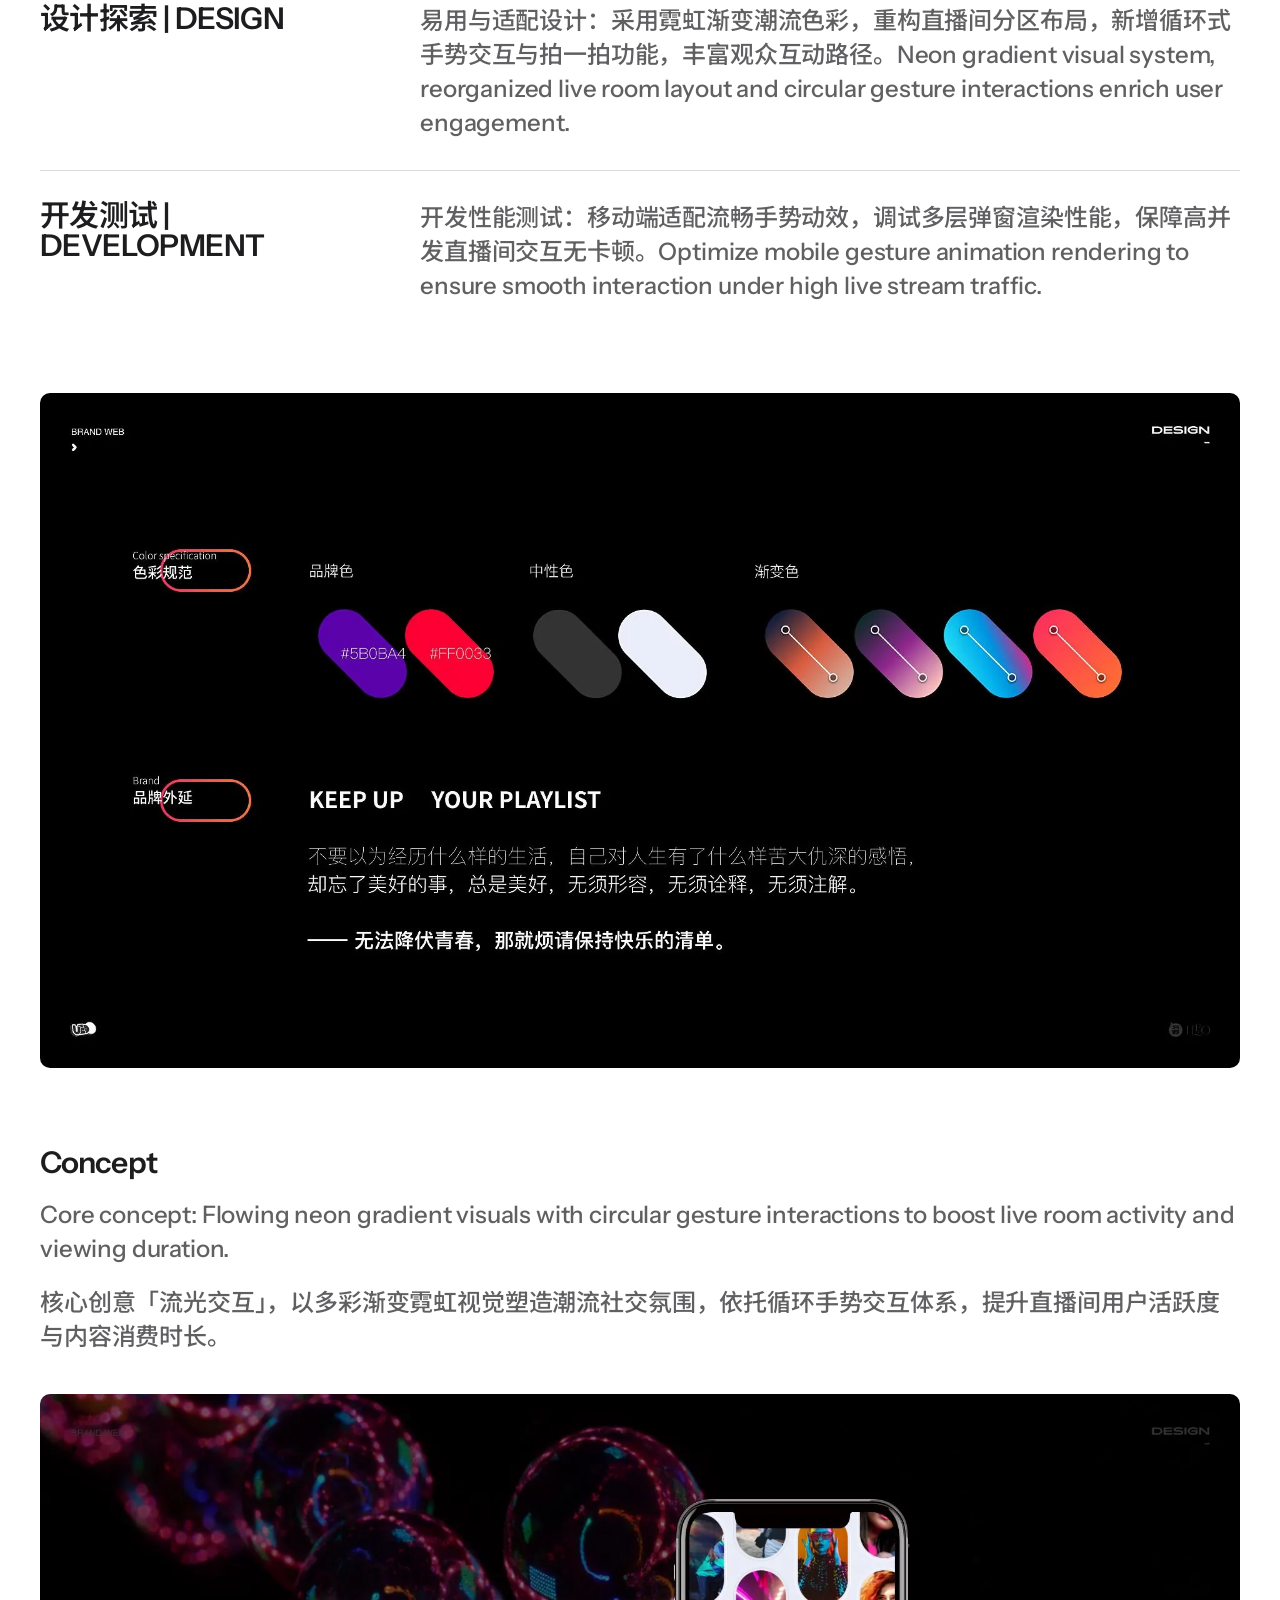
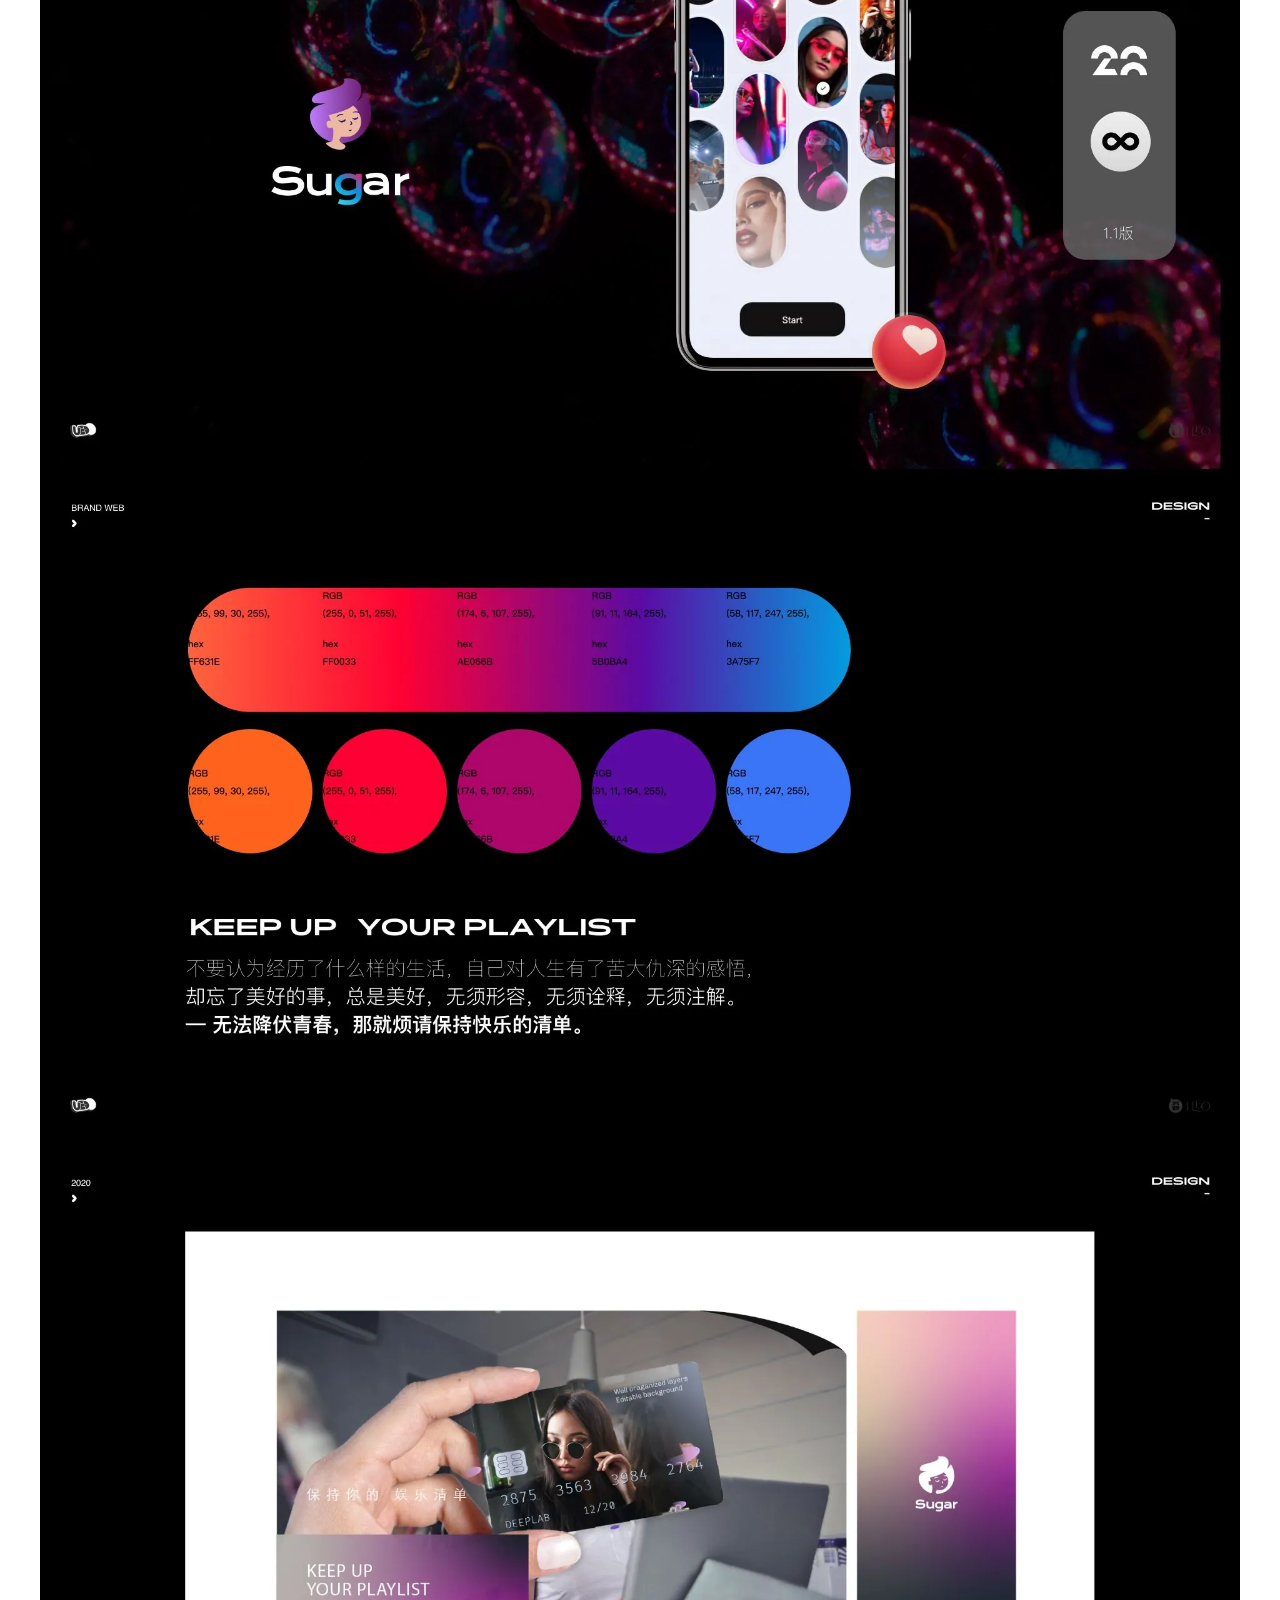
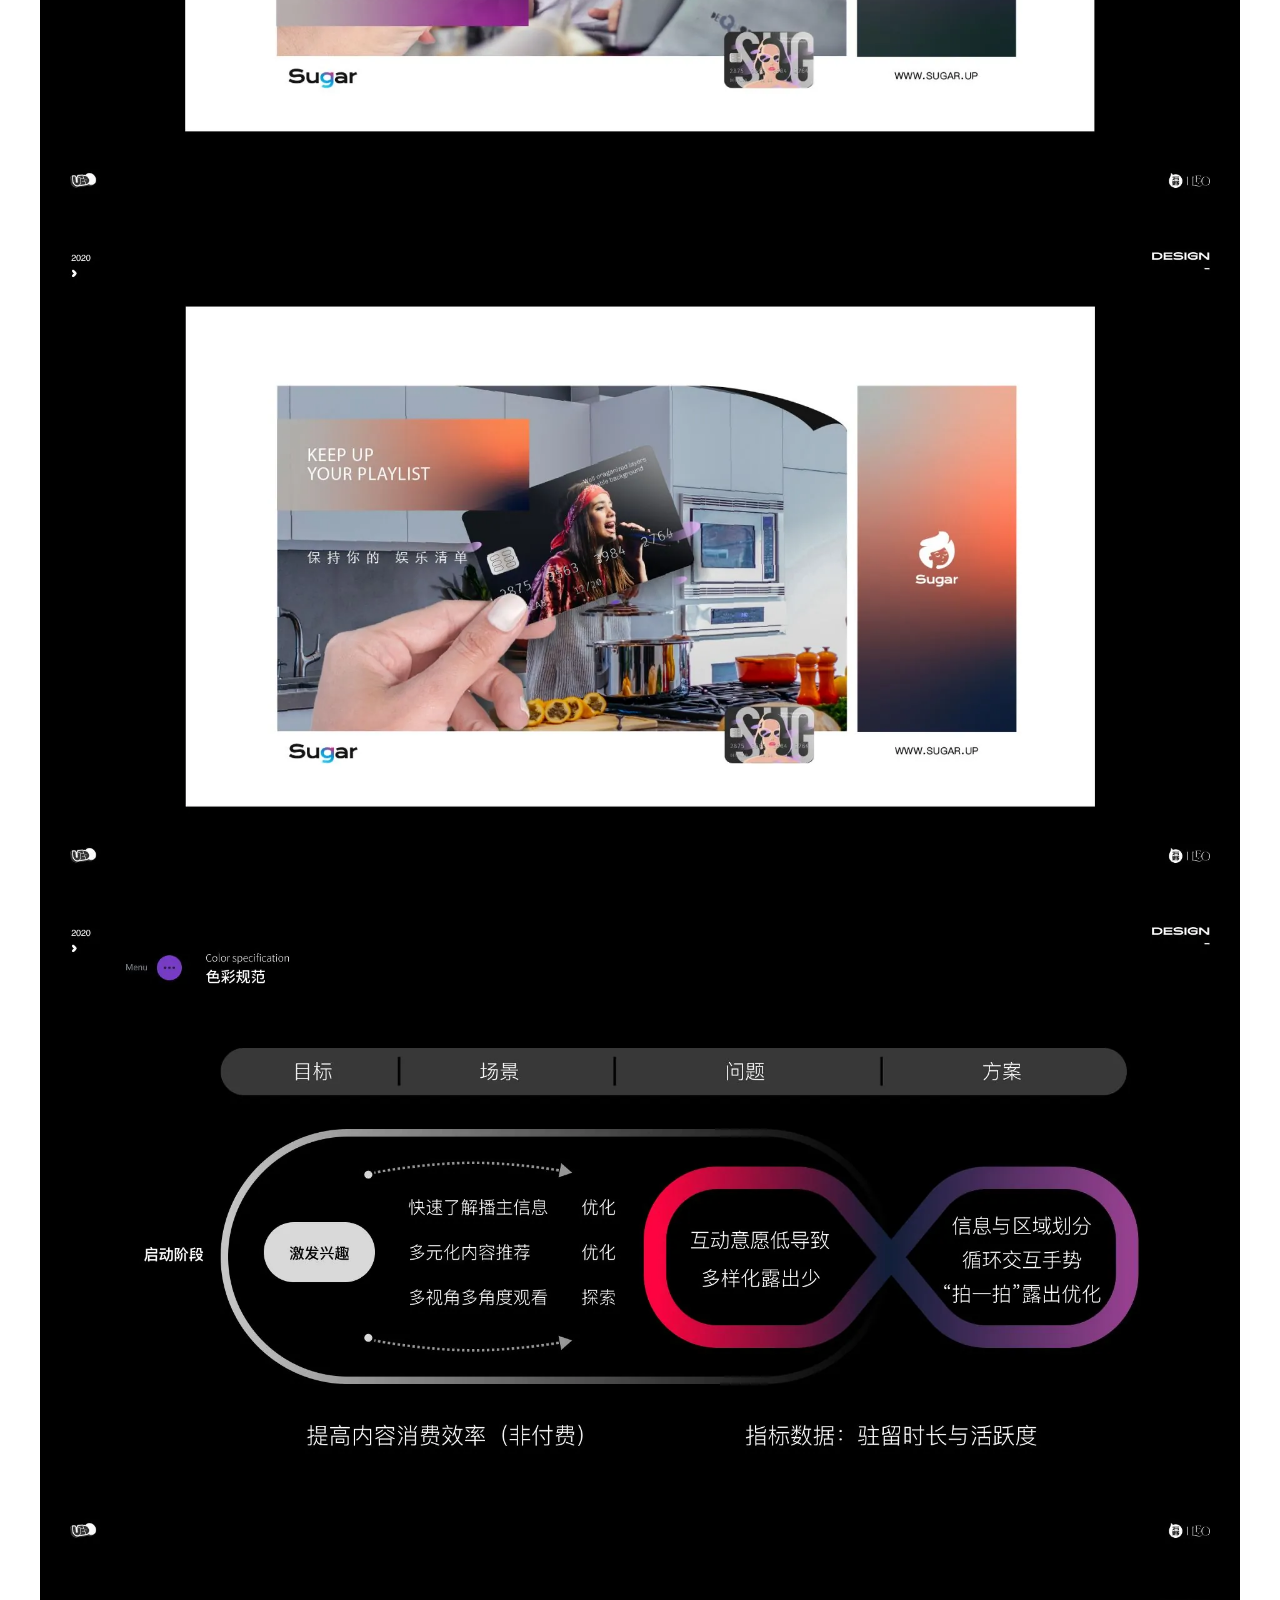
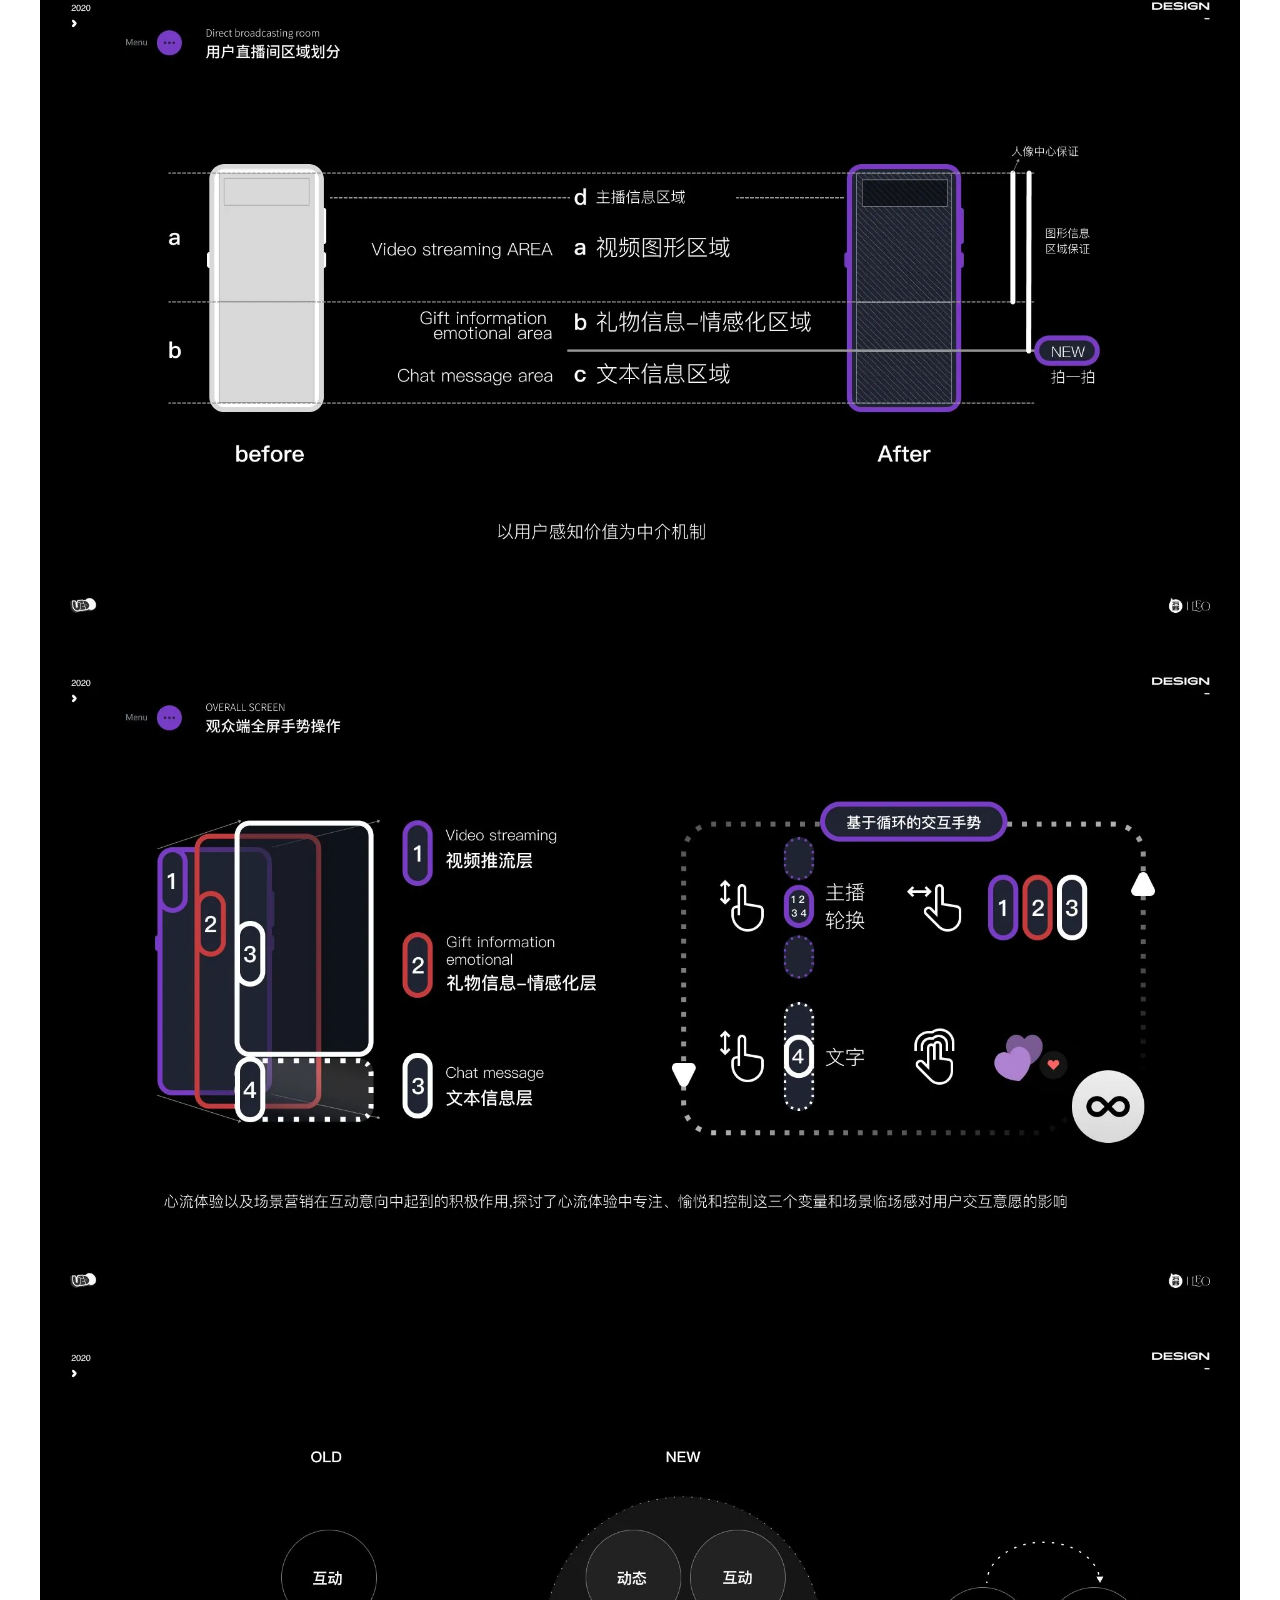
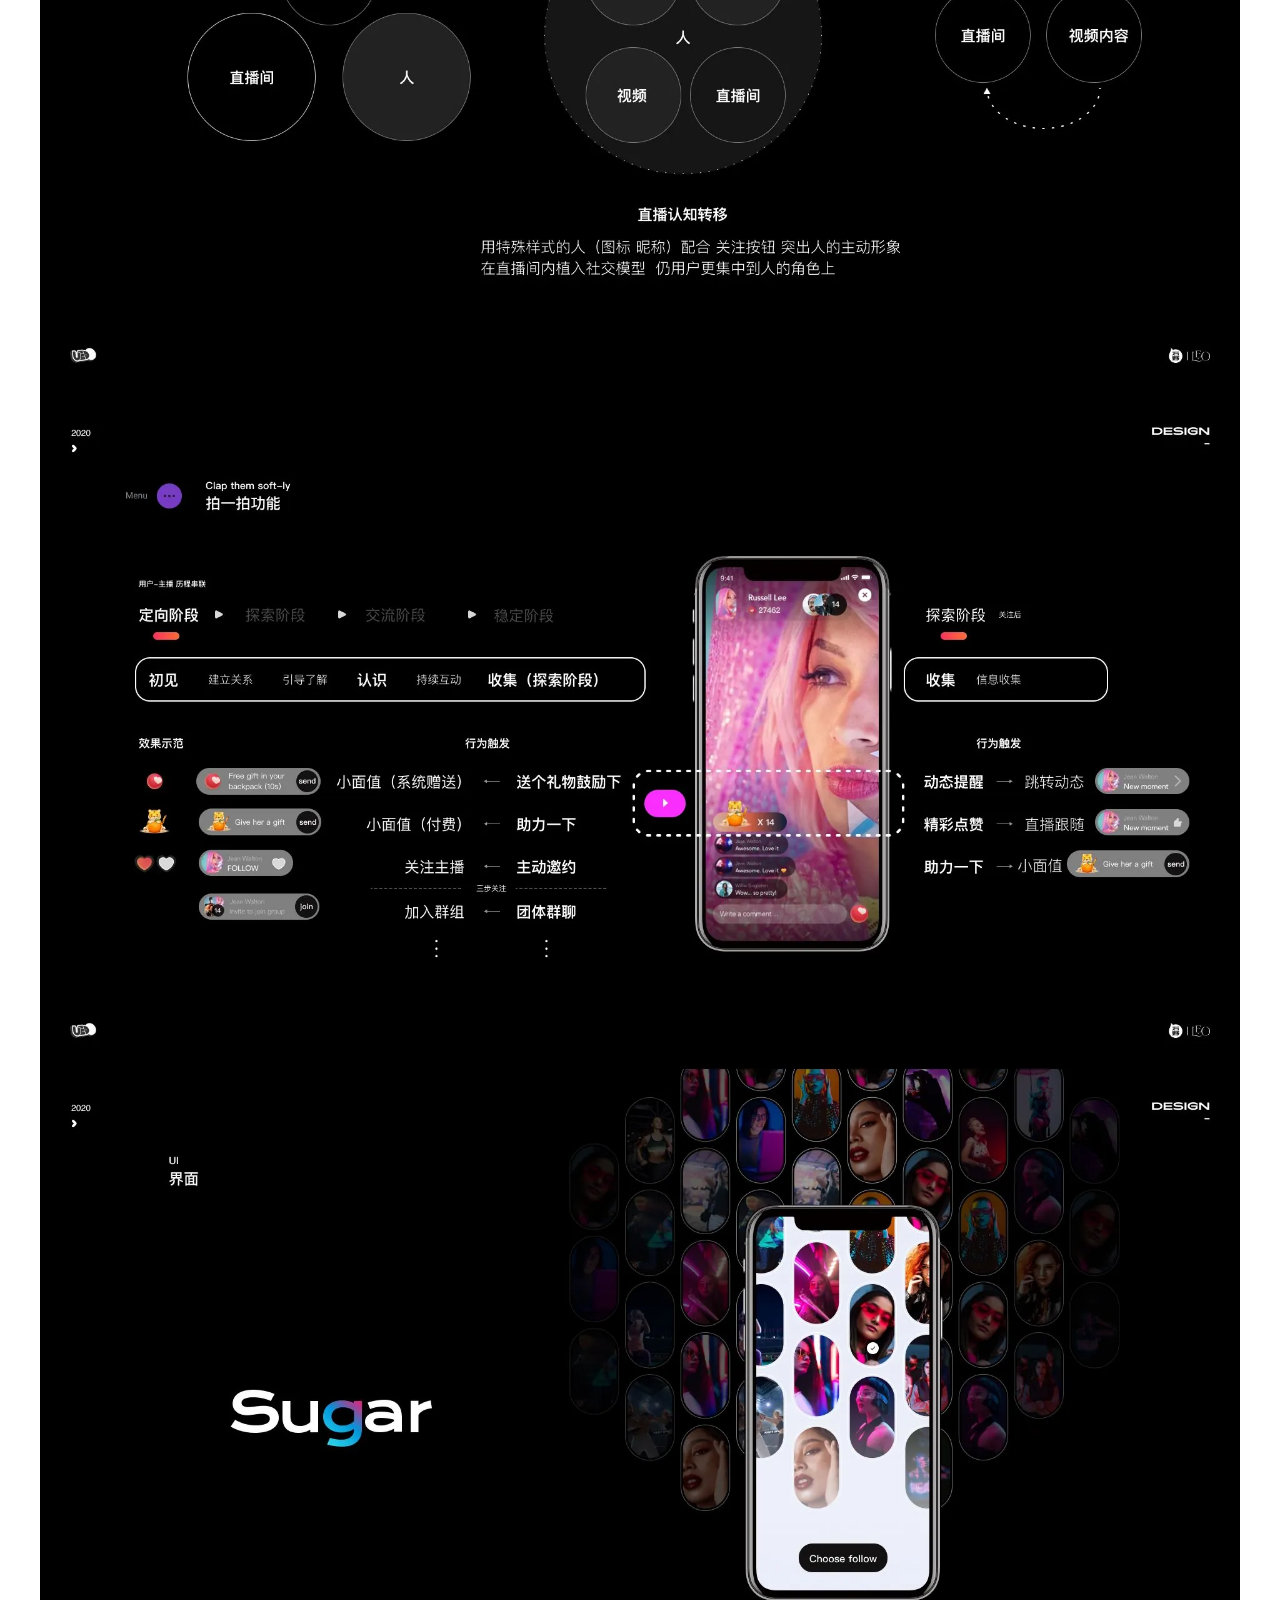
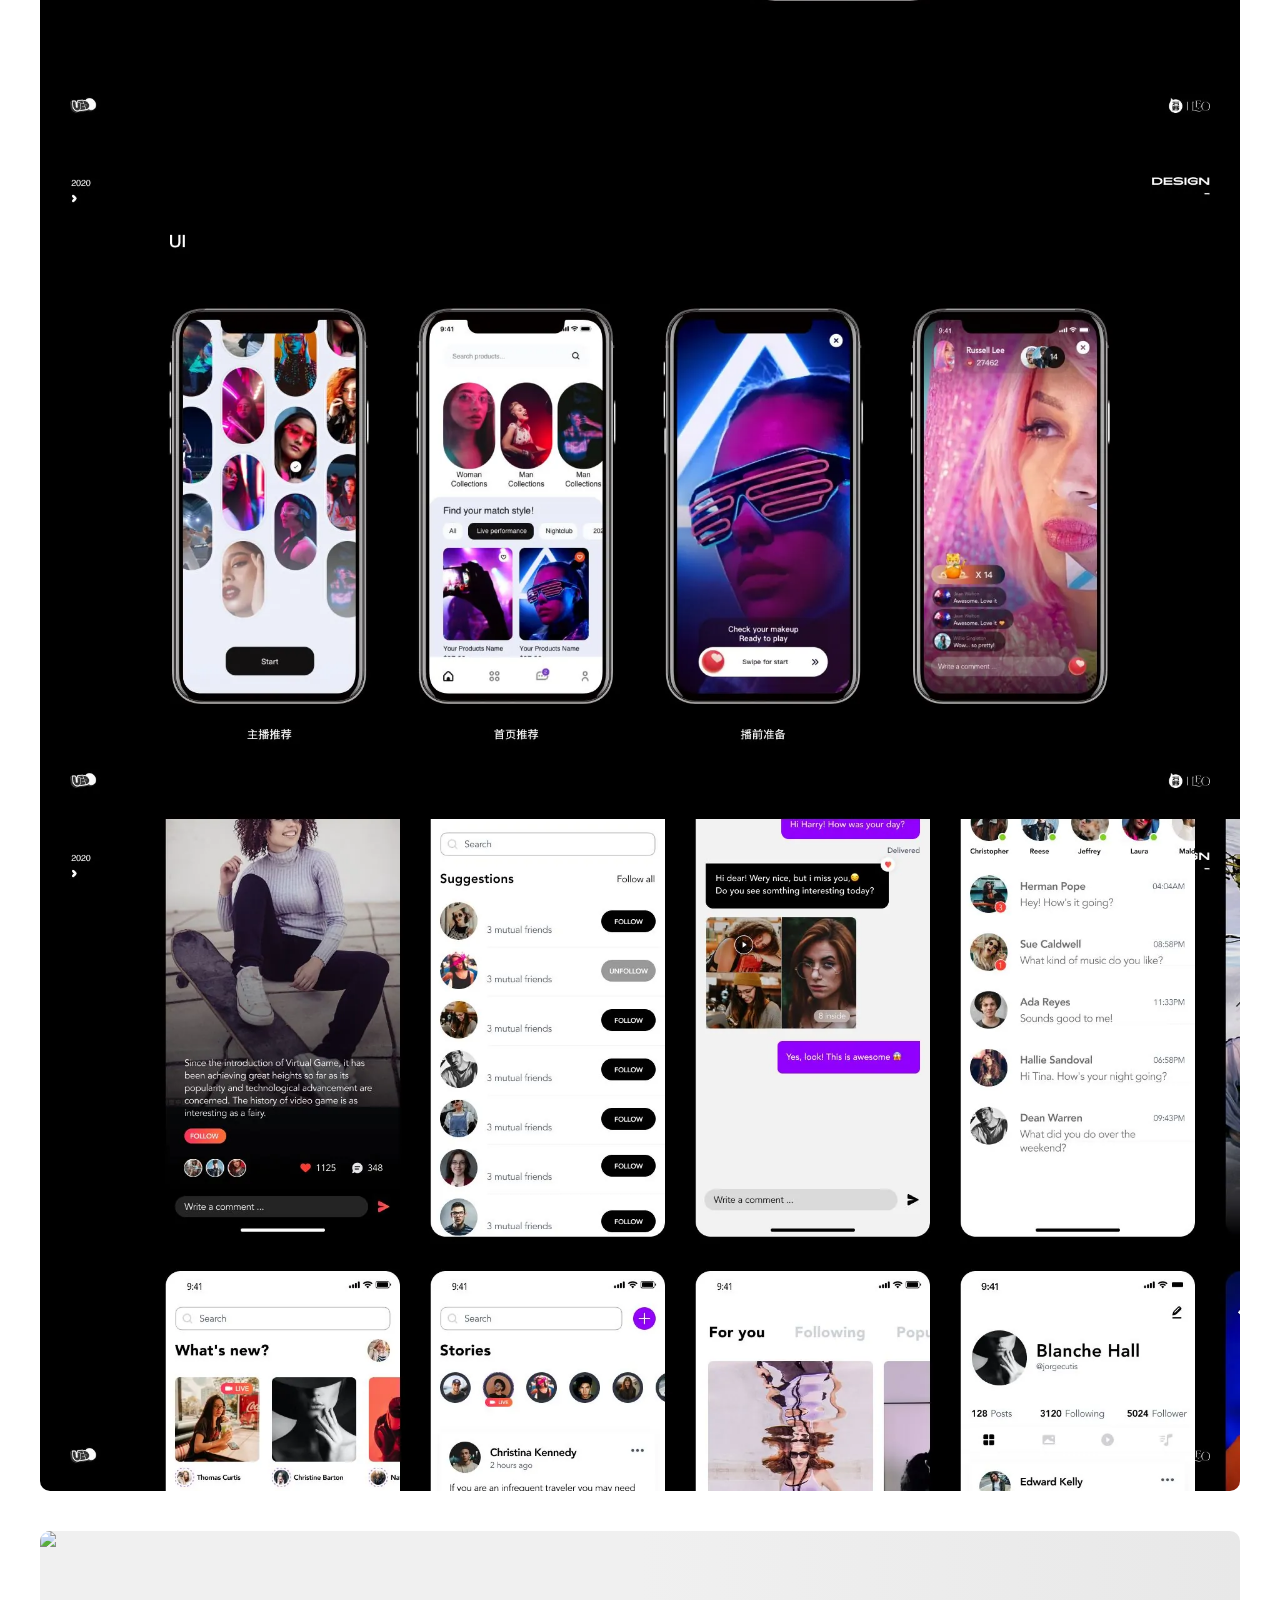
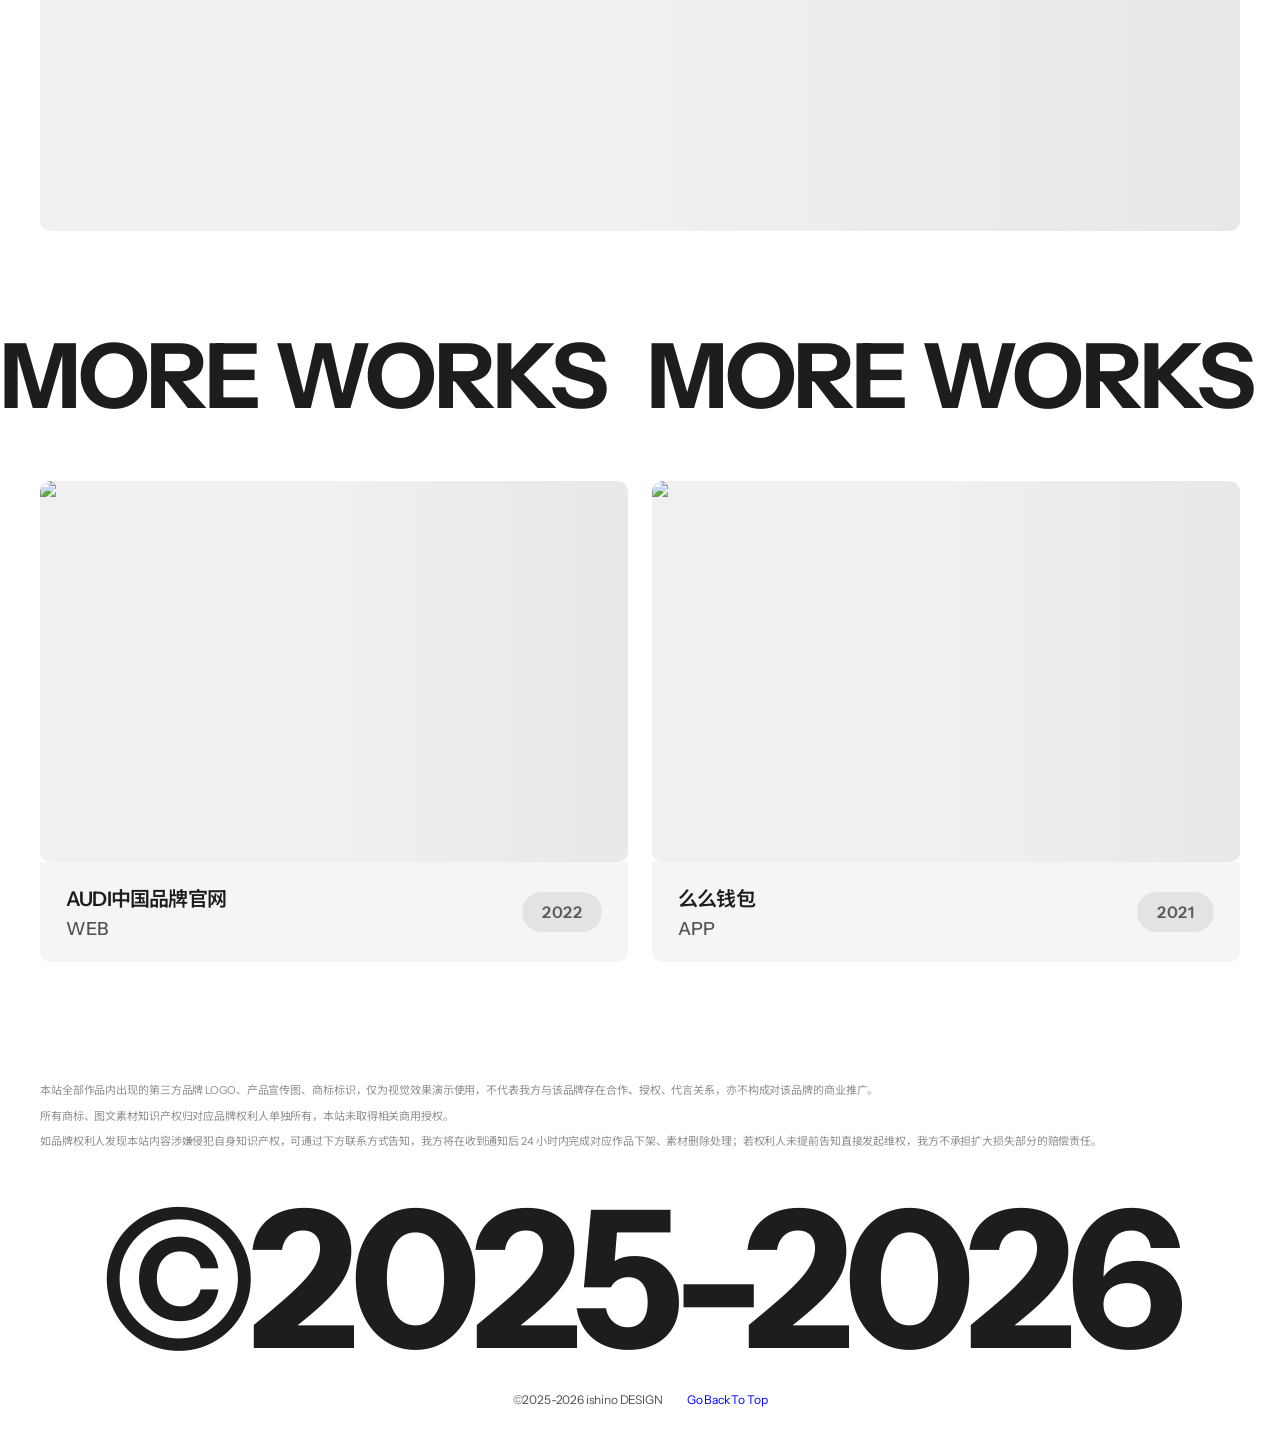
<file: honey.html>
<!DOCTYPE html>
<html lang="zh-CN">
<head>
  <meta charset="UTF-8" />
  <meta name="viewport" content="width=device-width, initial-scale=1.0" />
  <title>蜜糖LIVE直播 — 石野™ ISHINO</title>
  <link rel="icon" type="image/svg+xml" href="./favicon.svg" />
  <link href="https://fonts.googleapis.com/css2?family=Noto+Sans+SC:wght@100..900&display=swap" rel="stylesheet" />
  <link rel="stylesheet" href="./css/nav.css" />
  <link rel="stylesheet" href="./css/loader.css" />
  <style>
@font-face { font-family: 'Instrument Sans'; font-style: normal; font-weight: 400; font-display: swap; src: url('./fonts/InstrumentSans-Regular.ttf') format('truetype'); }
@font-face { font-family: 'Instrument Sans'; font-style: italic; font-weight: 400; font-display: swap; src: url('./fonts/InstrumentSans-Italic.ttf') format('truetype'); }
@font-face { font-family: 'Instrument Sans'; font-style: normal; font-weight: 500; font-display: swap; src: url('./fonts/InstrumentSans-Medium.ttf') format('truetype'); }
@font-face { font-family: 'Instrument Sans'; font-style: italic; font-weight: 500; font-display: swap; src: url('./fonts/InstrumentSans-MediumItalic.ttf') format('truetype'); }
@font-face { font-family: 'Instrument Sans'; font-style: normal; font-weight: 600; font-display: swap; src: url('./fonts/InstrumentSans-SemiBold.ttf') format('truetype'); }
@font-face { font-family: 'Instrument Sans'; font-style: italic; font-weight: 600; font-display: swap; src: url('./fonts/InstrumentSans-SemiBoldItalic.ttf') format('truetype'); }
@font-face { font-family: 'Instrument Sans'; font-style: normal; font-weight: 700; font-display: swap; src: url('./fonts/InstrumentSans-Bold.ttf') format('truetype'); }
@font-face { font-family: 'Instrument Sans'; font-style: italic; font-weight: 700; font-display: swap; src: url('./fonts/InstrumentSans-BoldItalic.ttf') format('truetype'); }

* { margin: 0; padding: 0; box-sizing: border-box; }
html { -webkit-font-smoothing: antialiased; -moz-osx-font-smoothing: grayscale; scroll-behavior: smooth; }
body {
  background: #fff; color: rgb(29,29,31);
  font-family: 'Instrument Sans', 'Noto Sans SC', sans-serif;
  font-size: 16px; line-height: 1.5; letter-spacing: -0.01em;
  overflow-x: hidden;
}
h1, h2, h3 { letter-spacing: -0.03em; }
.uppercase { text-transform: uppercase; letter-spacing: -0.04em; }
img { max-width: 100%; display: block; }
a { color: rgb(0,0,238); text-decoration: none; }
::selection { background: rgb(29,29,31); color: #fff; }

/* === PROJECT HEADER === */
.project-header { padding: 110px 40px 0; max-width: 1640px; margin: 0 auto; }
.project-title {
  font-size: 50px; font-weight: 700; line-height: 50px;
  text-transform: uppercase; letter-spacing: -0.8px;
  color: rgb(29,29,31); margin-bottom: 36px;
}
.project-desc {
  font-size: 23px; font-weight: 500; line-height: 34px;
  color: rgba(29,29,31,0.7); letter-spacing: 0.4px;
  max-width: 100%; margin-bottom: 60px;
}

/* === META ROWS === */
.meta-list { max-width: 1640px; margin: 0 auto; padding: 0 40px; }
.meta-row {
  display: flex; justify-content: space-between; align-items: center;
  padding: 16px 0; border-bottom: 1px solid rgba(38,38,38,0.16);
}
.meta-row:first-child { border-top: 1px solid rgba(38,38,38,0.16); }
.meta-label { font-size: 20px; font-weight: 600; color: rgba(29,29,31,0.7); text-transform: uppercase; }
.meta-value { font-size: 20px; font-weight: 600; color: rgb(29,29,31); }
.meta-value a { color: rgb(29,29,31); }

/* === IMAGES === */
.hero-image {
  width: calc(100% - 80px); max-width: 1560px; margin: 60px auto; height: 70vh; max-height: 600px; overflow: hidden; border-radius: 10px; position: relative; }
.hero-image img { width: 100%; height: 140%; object-fit: cover; position: absolute; top: 0; left: 0; will-change: transform; }
.detail-image { width: calc(100% - 80px); max-width: 1560px; margin: 0 auto 40px; }
.detail-image img { width: 100%; height: auto; border-radius: 10px; }
.scroll-image { width: calc(100% - 80px); max-width: 1560px; margin: 0 auto 40px; }
.scroll-image img { width: 100%; height: auto; border-radius: 10px; }

/* === CONTENT SECTION === */
.content-section { padding: 40px 40px 60px; max-width: 1560px; margin: 0 auto; }
.content-block {
  display: flex; gap: 60px; align-items: flex-start;
  padding: 30px 0;
}
.content-block:first-child { padding-top: 0; }
.content-block + .content-block { border-top: 1px solid rgba(38,38,38,0.16); }
.content-block .block-title {
  flex: 0 0 320px; font-size: 30px; font-weight: 600; line-height: 30px;
  color: rgb(29,29,31); letter-spacing: -0.02em;
}
.content-block .block-body {
  flex: 1; font-size: 24px; font-weight: 500; line-height: 34px;
  color: rgba(29,29,31,0.7);
}

/* === CONCEPT === */
.concept-section { padding: 40px; max-width: 1560px; margin: 0 auto; }
.concept-section .block-title {
  font-size: 30px; font-weight: 600; line-height: 30px;
  color: rgb(29,29,31); margin-bottom: 20px;
}
.concept-section .block-body p {
  font-size: 24px; font-weight: 500; line-height: 34px;
  color: rgba(29,29,31,0.7);
}
.concept-section .block-body p + p { margin-top: 20px; }

/* === MORE WORKS === */
.more-works { margin-top: 80px; overflow: hidden; }
.ticker-wrap { overflow: hidden; white-space: nowrap; padding: 20px 0; }
.ticker-content {
  display: inline-block; animation: ticker-scroll 20s linear infinite;
  font-size: 90px; font-weight: 700;
  letter-spacing: -2.3px; text-transform: uppercase; line-height: 1;
  color: rgb(29,29,31);
}
.ticker-content span { margin-right: 40px; }
@keyframes ticker-scroll {
  0% { transform: translateX(0); }
  100% { transform: translateX(-50%); }
}
.works-cards {
  display: grid; grid-template-columns: repeat(2, 1fr); gap: 24px;
  padding: 0 40px; max-width: 1640px; margin: 40px auto 0;
}
.work-card { display: block; text-decoration: none; color: inherit; }
.work-card-img-wrap { overflow: hidden; border-radius: 10px 10px 0 0; aspect-ratio: 694 / 450; }
.work-card img { width: 100%; height: 100%; object-fit: cover; transition: transform 0.5s cubic-bezier(0.16, 1, 0.3, 1); }
.work-card:hover img { transform: scale(1.05); }
.work-card-info {
  display: flex; justify-content: space-between; align-items: center;
  height: 100px; padding: 0 26px 0 0; border-radius: 0 0 10px 10px; background: rgb(245, 245, 247);
}
.work-card-text { display: flex; flex-direction: column; gap: 6px; padding-left: 26px; }
.work-card-name { font-size: 20px; font-weight: 600; color: rgb(29,29,31); text-transform: uppercase; line-height: 28px; letter-spacing: -0.04em; }
.work-card-cat { font-size: 18px; font-weight: 500; color: rgb(82,82,82); line-height: 20px; }
/* Year pill — matches homepage Featured Work */
.year-pill {
  display: flex; align-items: flex-end; justify-content: center;
  padding: 10px 20px; position: relative; overflow: hidden;
  height: 40px; background: rgba(0, 0, 0, 0.07); border-radius: 60px;
}
.year-text-wrap { position: relative; display: flex; flex-direction: column; align-items: center; }
.year-text {
  font-size: 16px; font-weight: 600; color: rgba(0, 0, 0, 0.6);
  letter-spacing: 0.5px; line-height: 20px; white-space: nowrap;
  transition: transform 0.4s cubic-bezier(0.16, 1, 0.3, 1), opacity 0.4s cubic-bezier(0.16, 1, 0.3, 1);
}
.year-text-default { transform: translateY(0); opacity: 1; }
.year-text-hover { position: absolute; top: 0; left: 0; width: 100%; text-align: center; transform: translateY(100%); opacity: 0; }
.work-card:hover .year-text-default { transform: translateY(-100%); opacity: 0; }
.work-card:hover .year-text-hover { transform: translateY(0); opacity: 1; }

/* === FOOTER === */
.footer { max-width: 1640px; margin: 80px auto 0; padding: 40px; }
.footer-disclaimer { margin-bottom: 32px; max-width: 100%; }
.footer-disclaimer p { font-size: 11px; font-weight: 400; line-height: 1.6; color: rgba(29,29,31,0.5); margin-bottom: 8px; letter-spacing: -0.01em; }
.footer-disclaimer p:last-child { margin-bottom: 0; }
.footer-copyright { font-size: clamp(80px, 15vw, 201px); font-weight: 700; line-height: 1; letter-spacing: -0.04em; margin-bottom: 16px; text-align: center; }
.footer-bottom { display: flex; justify-content: center; align-items: center; gap: 24px; flex-wrap: wrap; }
.footer-bottom span { font-size: 12px; font-weight: 400; color: rgb(82,82,82); }
.footer-bottom a { font-size: 12px; font-weight: 400; color: rgb(0,0,238); transition: opacity 0.3s; }
.footer-bottom a:hover { opacity: 0.6; }

/* === SCROLL TO TOP === */
.scroll-top-btn {
  position: fixed; bottom: 32px; right: 32px; z-index: 90;
  width: 48px; height: 48px; border-radius: 50%;
  background: rgb(29,29,31); color: #fff; border: none; cursor: pointer;
  display: flex; align-items: center; justify-content: center;
  opacity: 0; pointer-events: none;
  transition: opacity 0.3s, transform 0.6s cubic-bezier(0.34, 1.56, 0.64, 1);
}
.scroll-top-btn.visible { opacity: 1; pointer-events: auto; }
.scroll-top-btn:hover { transform: scale(1.08); }
.scroll-top-btn:active { transform: scale(0.96); }
.scroll-top-btn svg { width: 20px; height: 20px; }

/* === RESPONSIVE === */
@media (max-width: 768px) {
  .nav { padding: 20px; }
  .project-header { padding: 60px 20px 0; }
  .project-title { font-size: 32px; line-height: 36px; }
  .project-desc { font-size: 18px; line-height: 28px; }
  .meta-list { padding: 0 20px; }
  .meta-label, .meta-value { font-size: 16px; }
  .hero-image, .detail-image, .scroll-image { margin-left: 20px; margin-right: 20px; width: calc(100% - 40px); }
  .content-section, .concept-section { padding: 20px; margin: 0 20px; }
  .content-block { flex-direction: column; gap: 16px; }
  .content-block .block-title { flex: none; }
  .content-block .block-title, .concept-section .block-title { font-size: 22px; }
  .content-block .block-body, .concept-section .block-body p { font-size: 18px; line-height: 28px; }
  .works-cards { grid-template-columns: 1fr; padding: 0 20px; }
  .footer { padding: 20px; }
  .ticker-content { font-size: 48px; }
}

/* === ANIMATIONS === */
@keyframes fadeUp { from { opacity: 0; transform: translateY(30px); } to { opacity: 1; transform: translateY(0); } }
.fade-up { animation: fadeUp 0.8s cubic-bezier(0.22, 1, 0.36, 1) forwards; opacity: 0; }
.delay-1 { animation-delay: 0.1s; } .delay-2 { animation-delay: 0.2s; } .delay-3 { animation-delay: 0.3s; }
@media (prefers-reduced-motion: reduce) {
  .fade-up { animation: none; opacity: 1; }
  .ticker-content { animation: none; }
}
  </style>
  <script>
    // Image protection: disable right-click and drag
    document.addEventListener('contextmenu', function(e) {
      if (e.target.tagName === 'IMG' || e.target.tagName === 'VIDEO') {
        e.preventDefault();
      }
    });
    document.addEventListener('dragstart', function(e) {
      if (e.target.tagName === 'IMG' || e.target.tagName === 'VIDEO') {
        e.preventDefault();
      }
    });
    // CSS: disable image selection
    var style = document.createElement('style');
    style.textContent = 'img, video { -webkit-user-select: none; -moz-user-select: none; -ms-user-select: none; user-select: none; -webkit-user-drag: none; -khtml-user-drag: none; pointer-events: auto; }';
    document.head.appendChild(style);
  </script>
</head>
<body>

<nav class="nav">
  <a href="./index.html" class="nav-logo"><img src="./images/logo-new.png" alt="石野™ ISHINO" /></a>
  <div class="nav-dots" onclick="document.getElementById('menuOverlay').classList.add('open')" role="button" aria-label="打开菜单">
    <span></span><span></span><span></span><span></span>
  </div>
  <img src="./images/logo-right.png" alt="石野™ ISHINO" class="nav-logo-right" />
</nav>

<div class="menu-overlay" id="menuOverlay">
  <button class="menu-close" onclick="document.getElementById('menuOverlay').classList.remove('open')" aria-label="关闭菜单">×</button>
  <a href="./index.html" class="menu-item menu-slide"><span class="menu-link-text"><span class="menu-text-default">Home</span><span class="menu-text-hover">Home</span></span><span class="cn menu-link-text"><span class="menu-text-default">首页</span><span class="menu-text-hover">首页</span></span></a>
  <a href="./index.html#featured" class="menu-item menu-slide"><span class="menu-link-text"><span class="menu-text-default">Selected Works</span><span class="menu-text-hover">Selected Works</span></span><span class="cn menu-link-text"><span class="menu-text-default">精选案例</span><span class="menu-text-hover">精选案例</span></span></a>
  <a href="./gallery.html" class="menu-item menu-slide"><span class="menu-link-text"><span class="menu-text-default">Gallery</span><span class="menu-text-hover">Gallery</span></span><span class="cn menu-link-text"><span class="menu-text-default">更多作品</span><span class="menu-text-hover">更多作品</span></span></a>
  <a href="./index.html#contact" class="menu-item menu-slide"><span class="menu-link-text"><span class="menu-text-default">Contact</span><span class="menu-text-hover">Contact</span></span><span class="cn menu-link-text"><span class="menu-text-default">联系我</span><span class="menu-text-hover">联系我</span></span></a>
</div>

<section class="project-header">
  <h2 class="project-title fade-up">蜜糖LIVE直播</h2>
  <p class="project-desc fade-up delay-1">面向年轻用户的潮流社交直播平台，主打手势交互、实时弹幕与虚拟礼物系统。重构直播间互动体验，以霓虹渐变视觉与循环手势交互体系提升用户活跃度与内容消费时长。</p>
</section>

<div class="meta-list">
  <div class="meta-row fade-up"><span class="meta-label">Client</span><span class="meta-value">Freddy Milke</span></div>
  <div class="meta-row fade-up"><span class="meta-label">Year</span><span class="meta-value">2022</span></div>
  <div class="meta-row fade-up"><span class="meta-label">Category</span><span class="meta-value">Portfolio</span></div>
  <div class="meta-row fade-up"><span class="meta-label">Live Project</span><span class="meta-value"><a href="#">yes</a></span></div>
</div>

<div class="hero-image fade-up">
  <img src="./images/honey/f.webp" alt="蜜糖LIVE直播" loading="lazy" />
</div>

<section class="content-section">
  <div class="content-block fade-up">
    <h3 class="block-title">桌面研究 | RESEARCH</h3>
    <p class="block-body">调研年轻用户直播，观看与互动行为，分析直播间留存、互动形式单一痛点，明确手势交互优化方向。We research young users' live viewing habits to solve low retention and insufficient interaction problems.</p>
  </div>
  <div class="content-block fade-up">
    <h3 class="block-title">设计探索 | DESIGN</h3>
    <p class="block-body">易用与适配设计：采用霓虹渐变潮流色彩，重构直播间分区布局，新增循环式手势交互与拍一拍功能，丰富观众互动路径。Neon gradient visual system, reorganized live room layout and circular gesture interactions enrich user engagement.</p>
  </div>
  <div class="content-block fade-up">
    <h3 class="block-title">开发测试 | DEVELOPMENT</h3>
    <p class="block-body">开发性能测试：移动端适配流畅手势动效，调试多层弹窗渲染性能，保障高并发直播间交互无卡顿。Optimize mobile gesture animation rendering to ensure smooth interaction under high live stream traffic.</p>
  </div>
</section>

<div class="detail-image fade-up">
  <img src="./images/honey/石野—品牌与体验设计-建议超宽模式观看-43.webp" alt="蜜糖LIVE直播 Detail" loading="lazy" />
</div>

<section class="concept-section fade-up">
  <h3 class="block-title">Concept</h3>
  <div class="block-body">
    <p>Core concept: Flowing neon gradient visuals with circular gesture interactions to boost live room activity and viewing duration.</p>
    <p>核心创意「流光交互」，以多彩渐变霓虹视觉塑造潮流社交氛围，依托循环手势交互体系，提升直播间用户活跃度与内容消费时长。</p>
  </div>
</section>

<div class="scroll-image fade-up">
  <img src="./images/honey/Frame 625983.webp" alt="蜜糖LIVE直播 Scroll 1" loading="lazy" />
</div>

<div class="scroll-image fade-up">
  <img src="./images/honey/36.webp" alt="蜜糖LIVE直播 Scroll 2" loading="lazy" />
</div>

<section class="more-works">
  <div class="ticker-wrap">
    <div class="ticker-content">
      <span>More Works</span><span>More Works</span><span>More Works</span><span>More Works</span>
      <span>More Works</span><span>More Works</span><span>More Works</span><span>More Works</span>
    </div>
  </div>
  <div class="works-cards">
        <a href="./audi.html" class="work-card" data-cursor="view">
      <div class="work-card-img-wrap"><img src="./images/work-audi.webp" alt="AUDI中国品牌官网" loading="lazy" /></div>
      <div class="work-card-info">
        <div class="work-card-text"><span class="work-card-name">AUDI中国品牌官网</span><span class="work-card-cat">WEB</span></div>
        <div class="year-pill"><div class="year-text-wrap"><span class="year-text year-text-default">2022</span><span class="year-text year-text-hover">2022</span></div></div>
      </div>
    </a>
    <a href="./meme.html" class="work-card" data-cursor="view">
      <div class="work-card-img-wrap"><img src="./images/work-meme.webp" alt="么么钱包" loading="lazy" /></div>
      <div class="work-card-info">
        <div class="work-card-text"><span class="work-card-name">么么钱包</span><span class="work-card-cat">APP</span></div>
        <div class="year-pill"><div class="year-text-wrap"><span class="year-text year-text-default">2021</span><span class="year-text year-text-hover">2021</span></div></div>
      </div>
    </a>
  </div>
</section>

<footer class="footer">
  <div class="footer-disclaimer">
    <p>本站全部作品内出现的第三方品牌 LOGO、产品宣传图、商标标识，仅为视觉效果演示使用，不代表我方与该品牌存在合作、授权、代言关系，亦不构成对该品牌的商业推广。</p>
    <p>所有商标、图文素材知识产权归对应品牌权利人单独所有，本站未取得相关商用授权。</p>
    <p>如品牌权利人发现本站内容涉嫌侵犯自身知识产权，可通过下方联系方式告知，我方将在收到通知后 24 小时内完成对应作品下架、素材删除处理；若权利人未提前告知直接发起维权，我方不承担扩大损失部分的赔偿责任。</p>
  </div>
  <div class="footer-copyright">©2025-2026</div>
  <div class="footer-bottom">
    <span>©2025-2026 ishino DESIGN</span>
    <a href="#" onclick="window.scrollTo({top:0,behavior:'smooth'});return false;">Go Back To Top</a>
  </div>
</footer>

<button class="scroll-top-btn" id="scrollTopBtn" aria-label="回到顶部">
  <svg viewBox="0 0 24 24" fill="none" stroke="currentColor" stroke-width="2.5" stroke-linecap="round" stroke-linejoin="round">
    <line x1="12" y1="19" x2="12" y2="5"></line>
    <polyline points="5 12 12 5 19 12"></polyline>
  </svg>
</button>

<script>
const observer = new IntersectionObserver((entries) => {
  entries.forEach(e => { if (e.isIntersecting) e.target.style.animationPlayState = 'running'; });
}, { threshold: 0.1 });
document.querySelectorAll('.fade-up').forEach(el => observer.observe(el));
const scrollBtn = document.getElementById('scrollTopBtn');
window.addEventListener('scroll', () => {
  if (window.scrollY > 600) scrollBtn.classList.add('visible');
  else scrollBtn.classList.remove('visible');
});
scrollBtn.addEventListener('click', () => window.scrollTo({ top: 0, behavior: 'smooth' }));
</script>
<script>
// Hero image parallax
(function() {
  var hero = document.querySelector('.hero-image img');
  if (!hero) return;
  var heroContainer = document.querySelector('.hero-image');
  if (!heroContainer) return;
  function updateParallax() {
    var rect = heroContainer.getBoundingClientRect();
    var winH = window.innerHeight;
    // Only apply when hero is in or near viewport
    if (rect.bottom < 0 || rect.top > winH) return;
    // Progress: 0 when hero enters from bottom, 1 when hero exits from top
    var progress = (winH - rect.top) / (winH + rect.height);
    progress = Math.max(0, Math.min(1, progress));
    // Move image: translateY in pixels based on container height
    // Image is 140% of container height, so we have 20% extra space to move
    var maxShift = rect.height * 0.2; // 20% of container height in pixels
    var translateY = (progress - 0.5) * maxShift * 2; // -maxShift to +maxShift
    hero.style.transform = 'translateY(' + translateY + 'px)';
  }
  window.addEventListener('scroll', updateParallax, { passive: true });
  window.addEventListener('resize', updateParallax);
  updateParallax();
})();
</script>
<script src="./js/loader.js"></script>
<div class="cursor-dot" id="cursorDot"></div>
    <script type='text/javascript'>
      (function() {
        var dot = document.getElementById('cursorDot');
        if (!dot) return;
        if (!window.matchMedia('(pointer: fine)').matches) {
          dot.classList.add('touch-hidden');
          return;
        }
        var styleEl = document.createElement('style');
        styleEl.textContent = '* { cursor: none !important; }';
        document.head.appendChild(styleEl);
        document.addEventListener('mousemove', function(e) {
          dot.style.left = e.clientX + 'px';
          dot.style.top = e.clientY + 'px';
        });
        function enterWork() { dot.classList.add('cursor-view'); }
        function leaveWork() { dot.classList.remove('cursor-view'); }
        function bind() {
          var workCards = document.querySelectorAll('.work-card, [data-cursor="view"]');
          workCards.forEach(function(el) {
            el.addEventListener('mouseenter', enterWork);
            el.addEventListener('mouseleave', leaveWork);
          });
        }
        document.addEventListener('DOMContentLoaded', bind);
        bind();
      })();
    </script>
  </body>
</html>
</file>
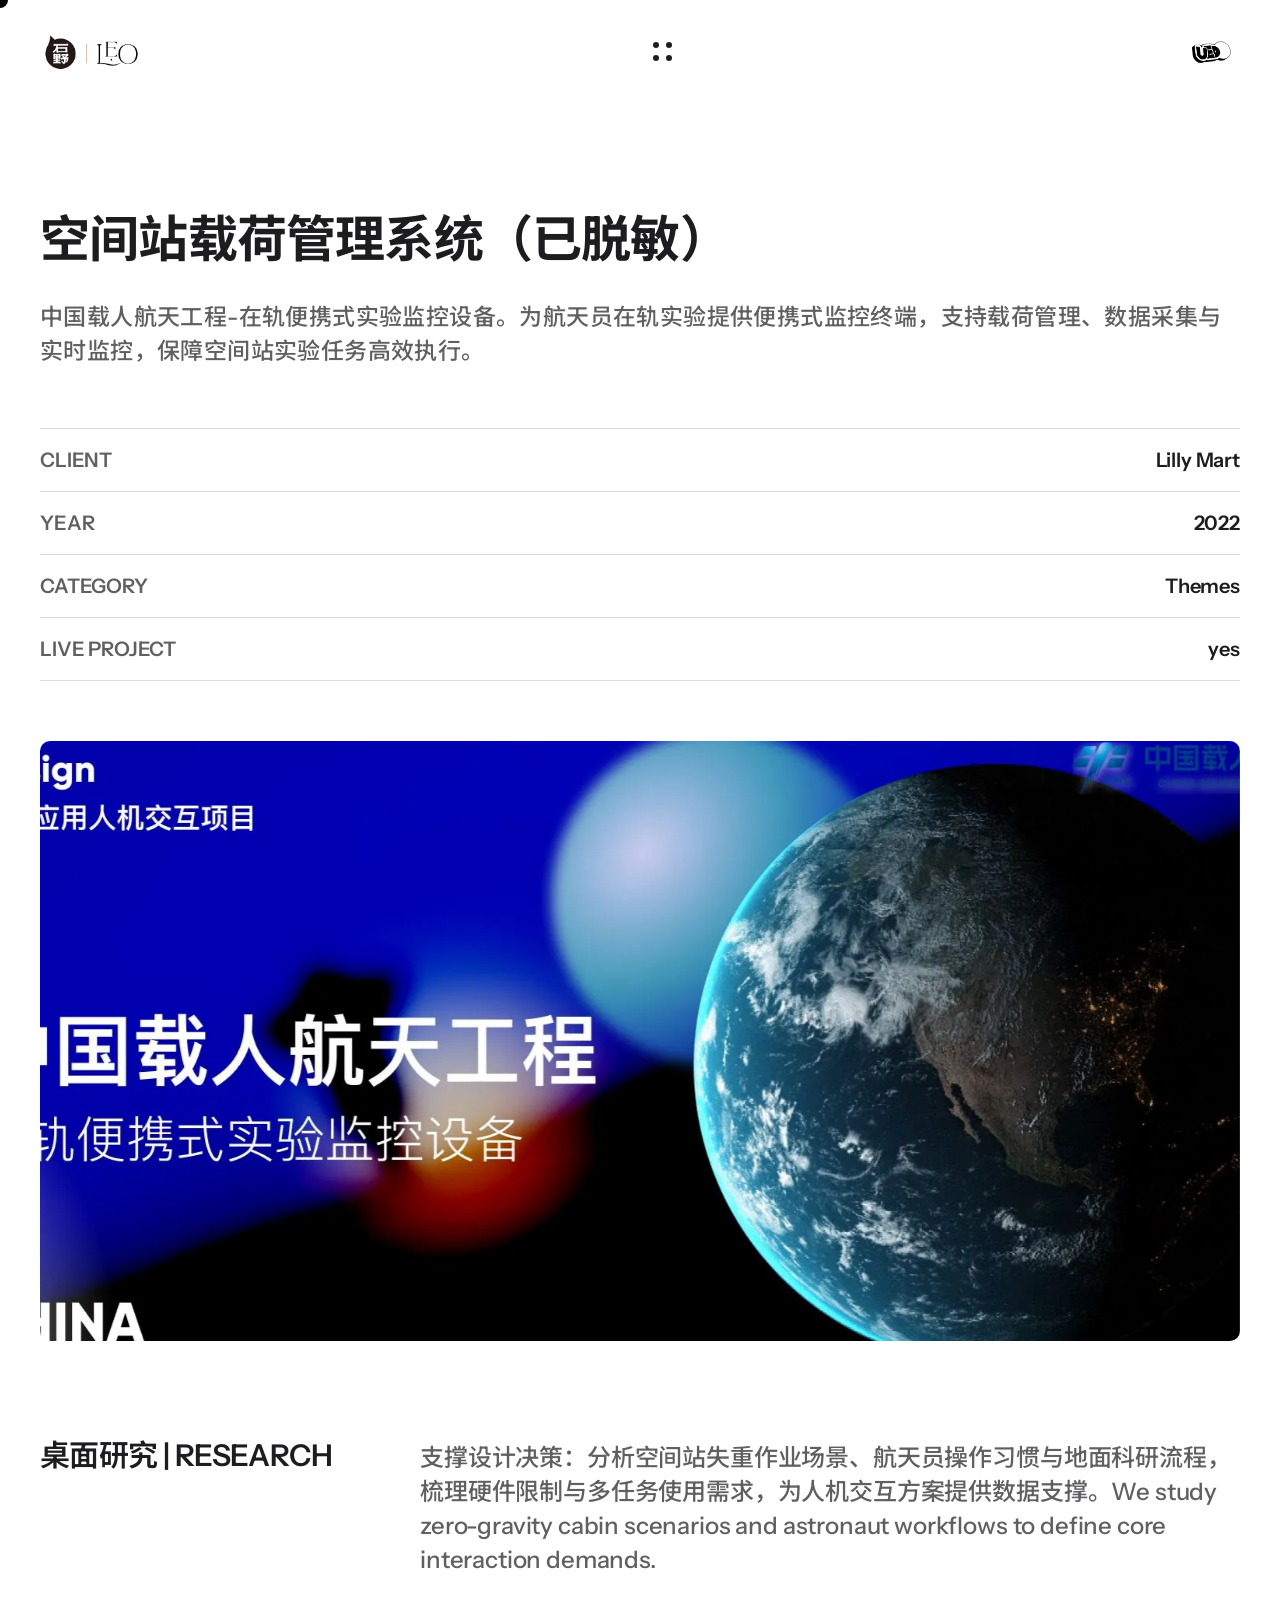
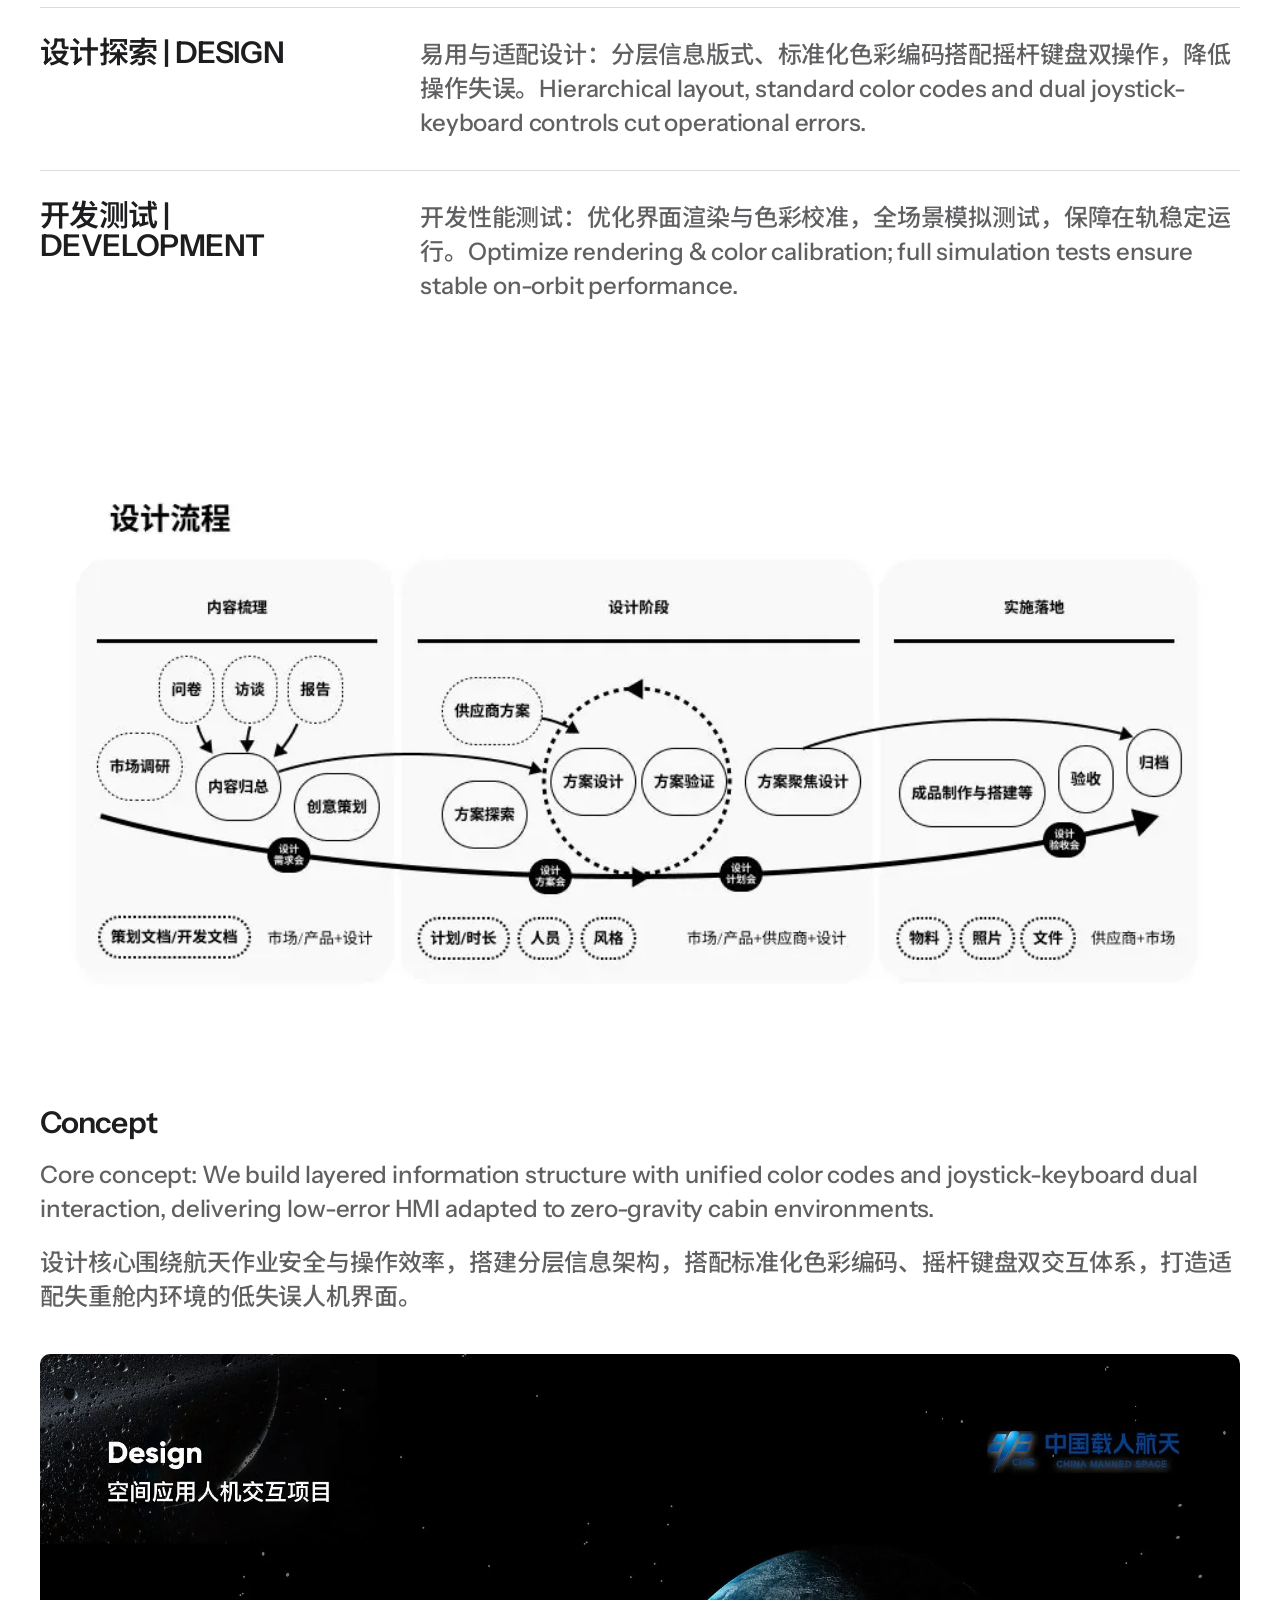
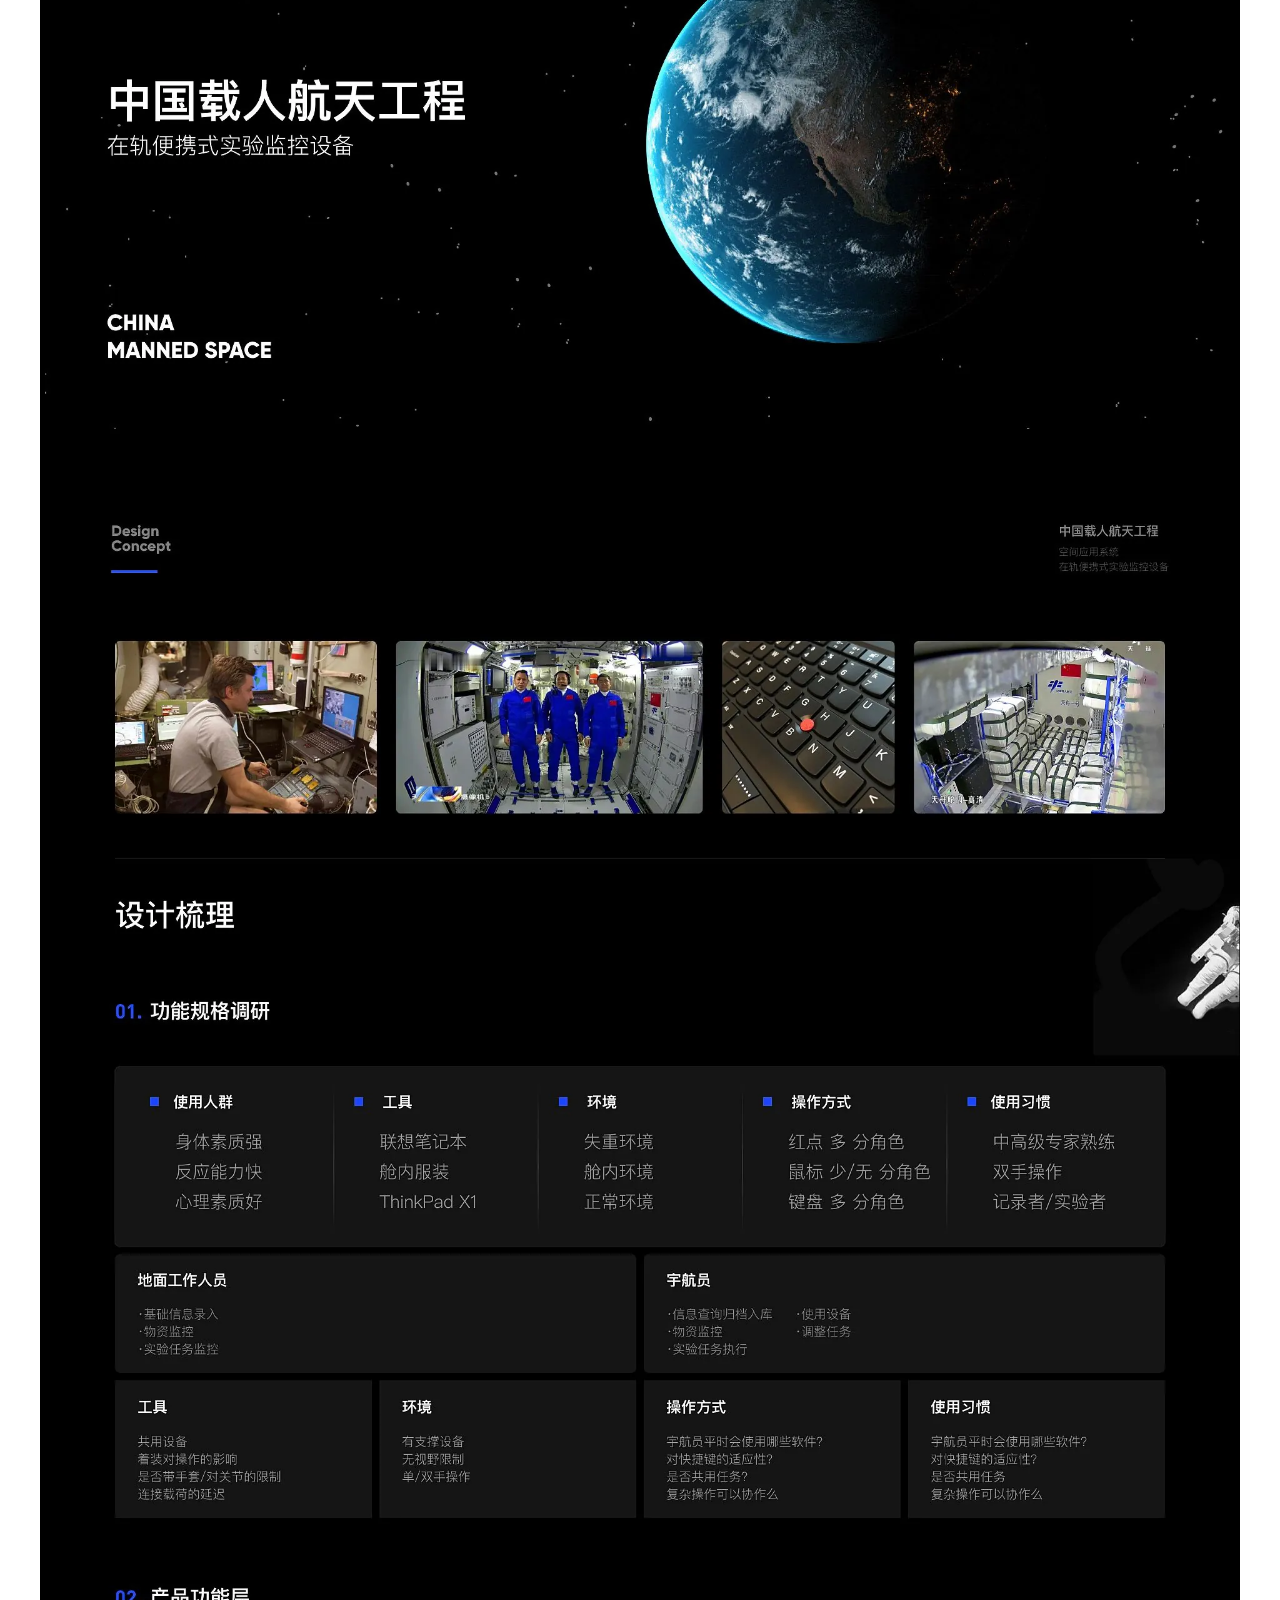
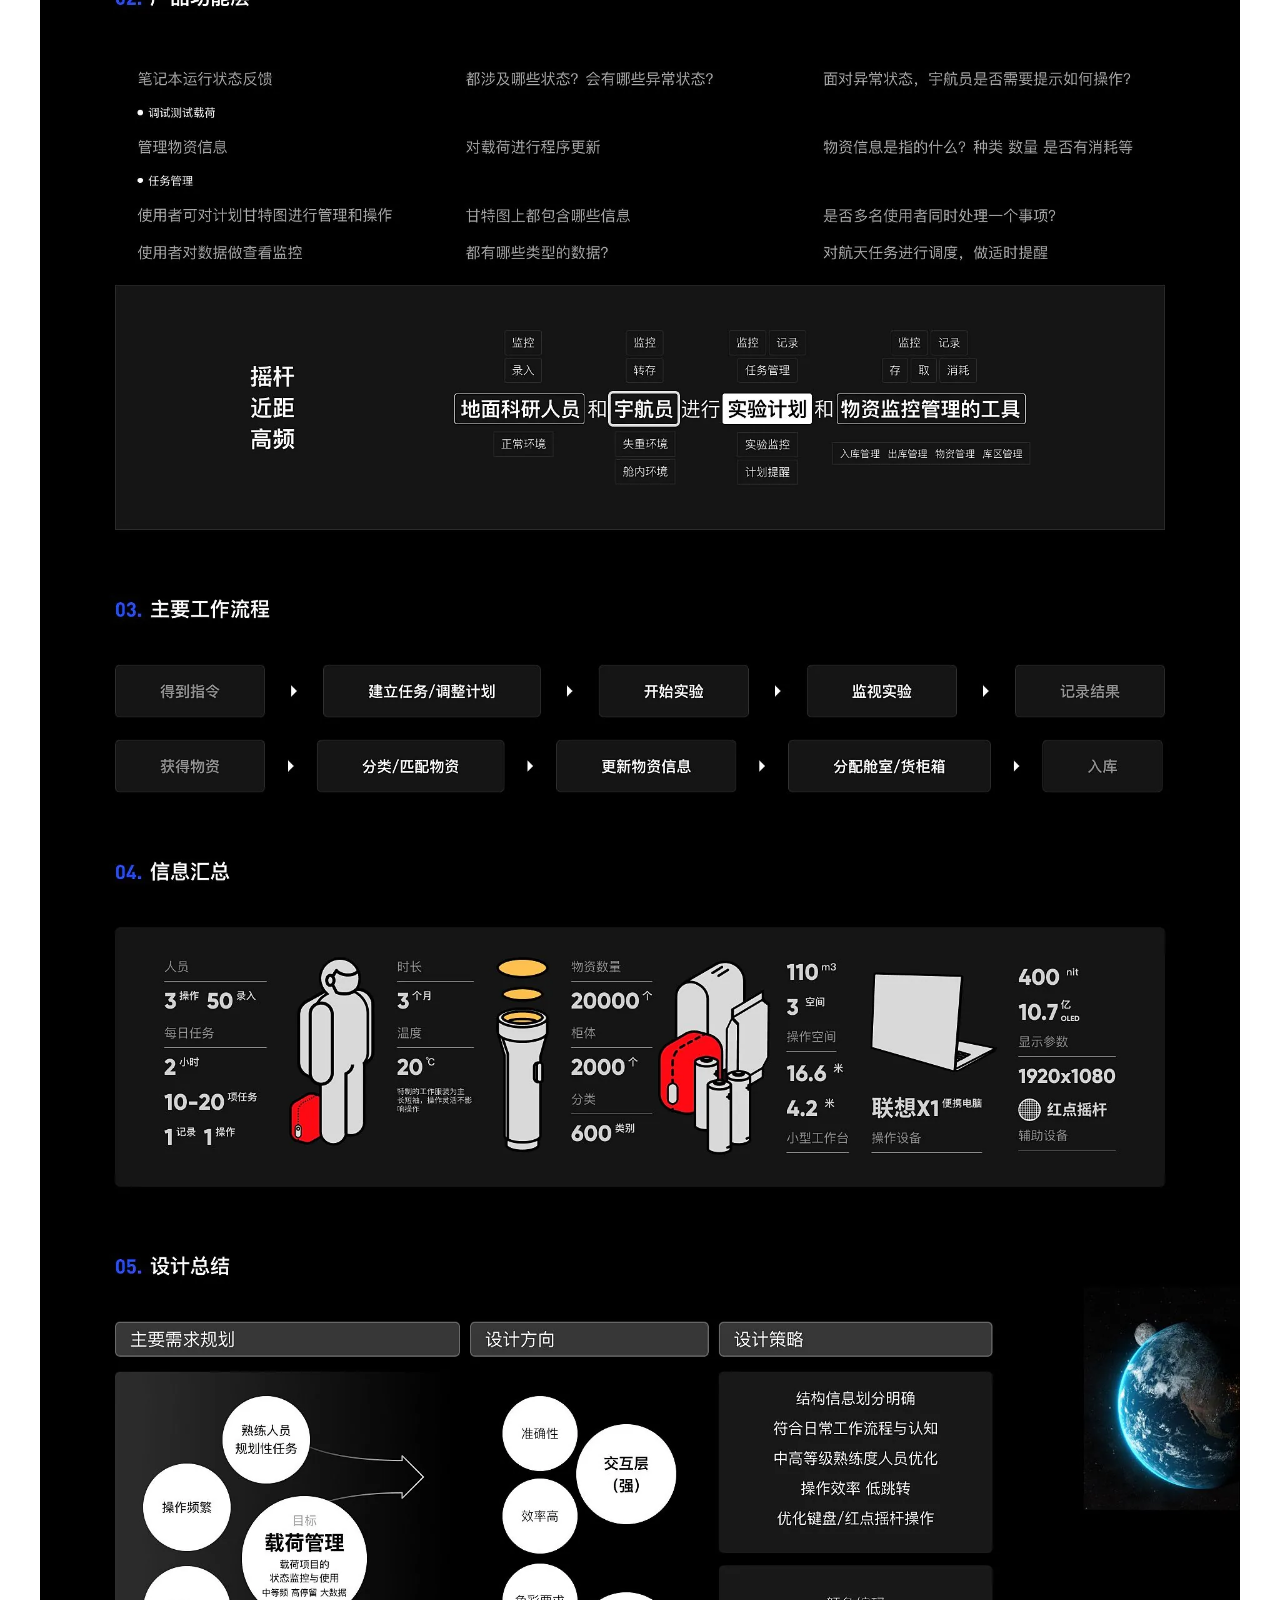
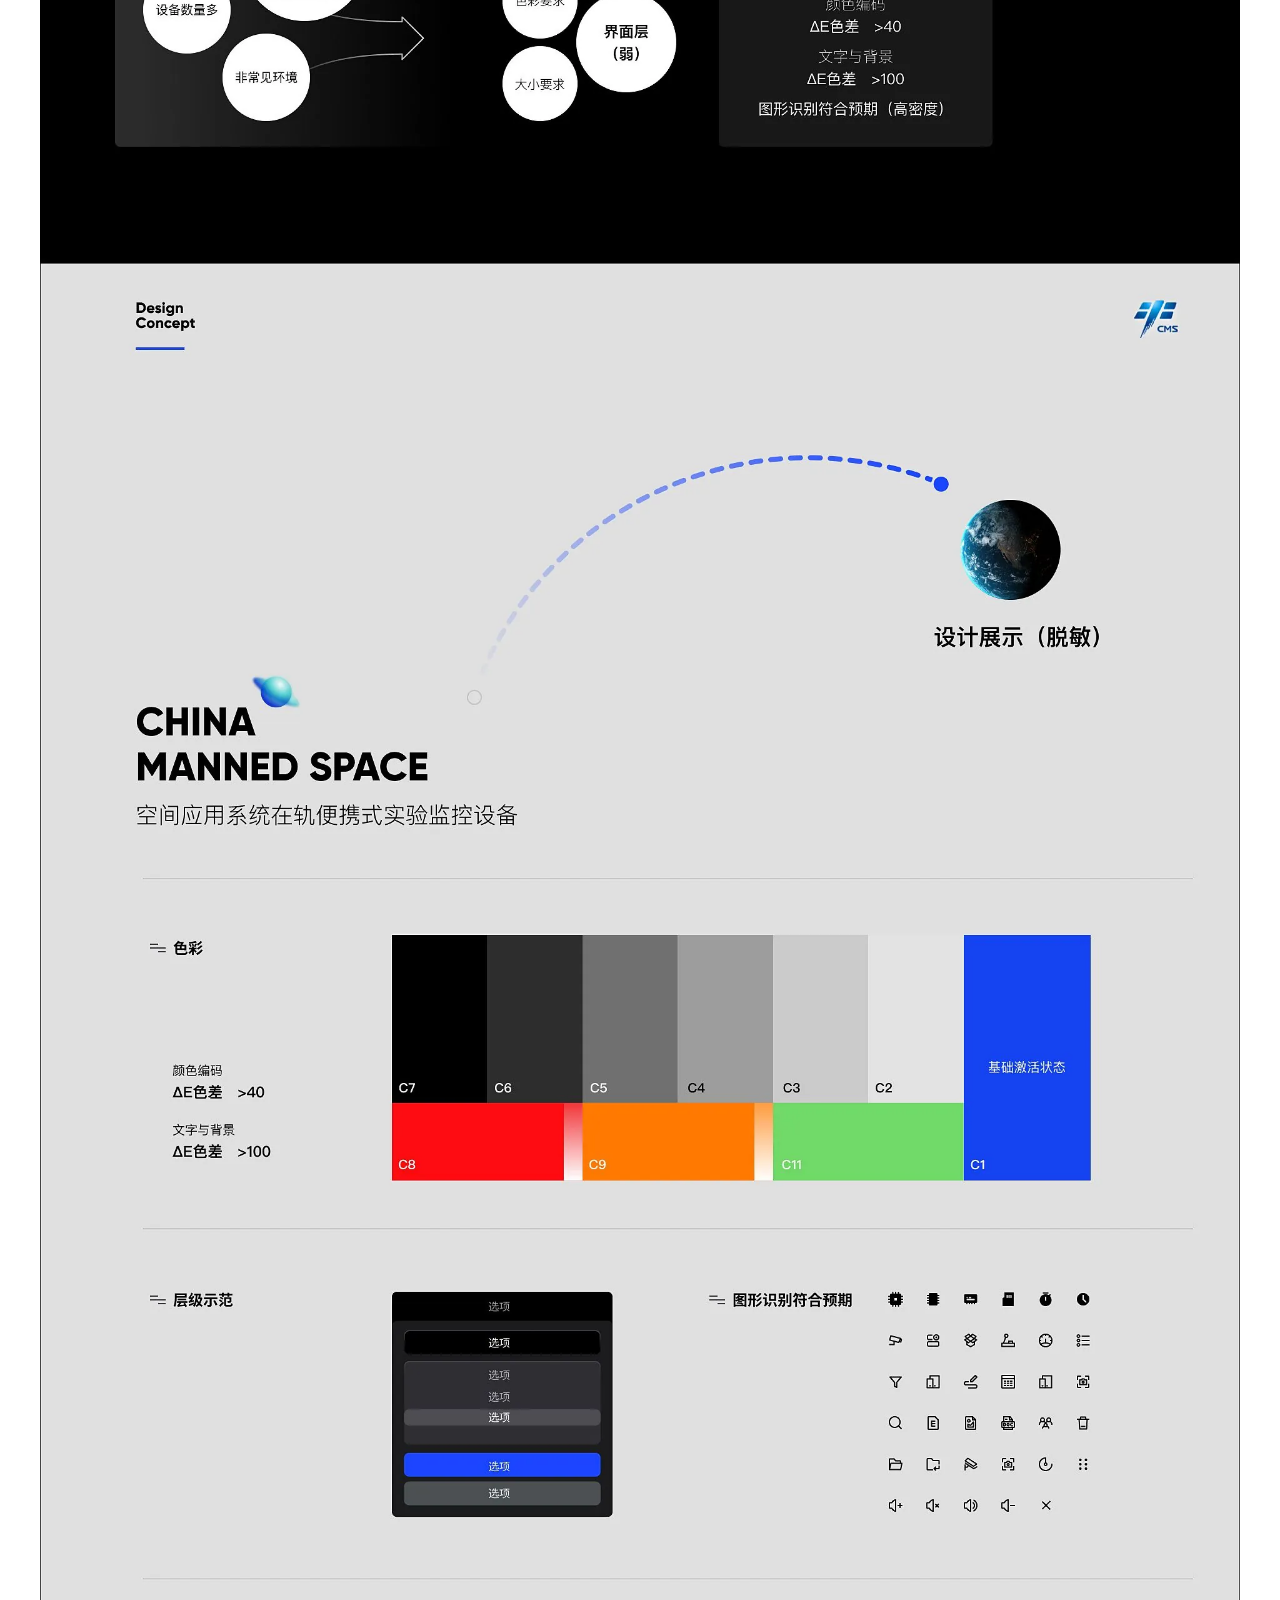
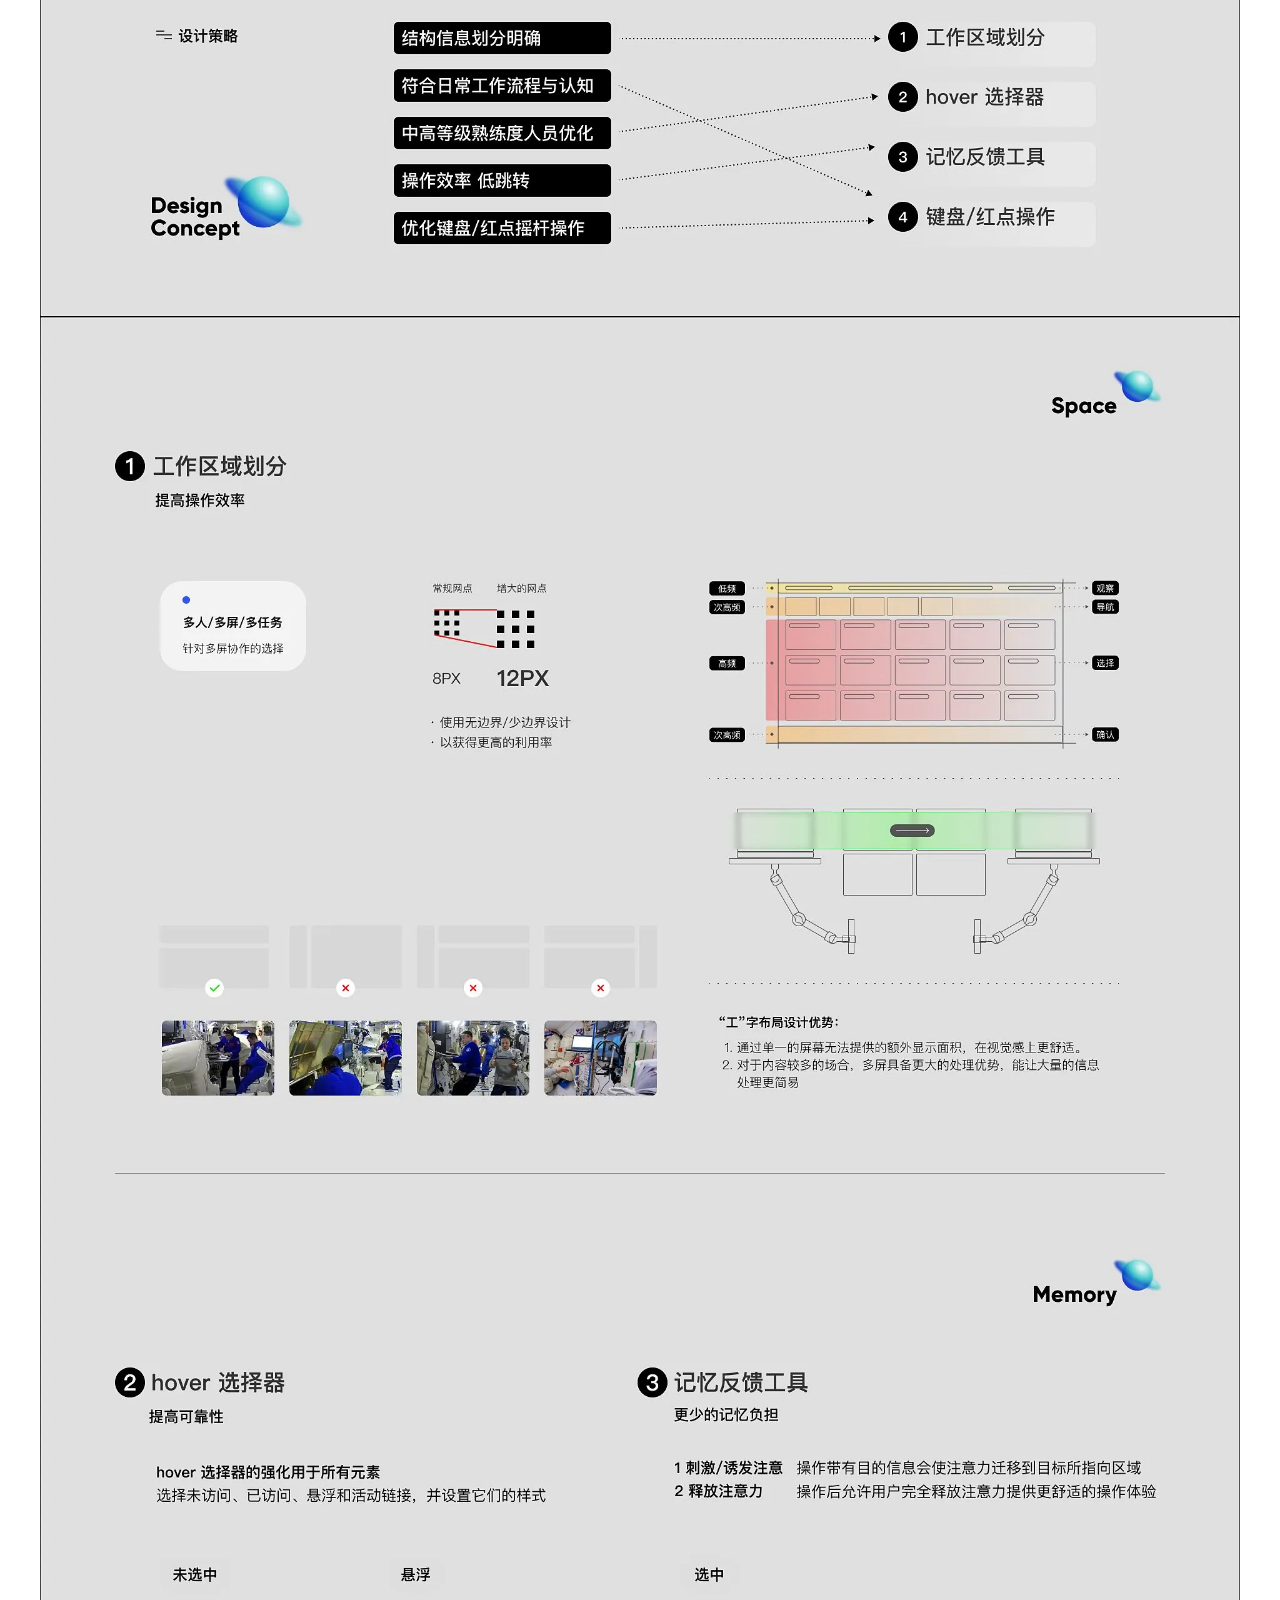
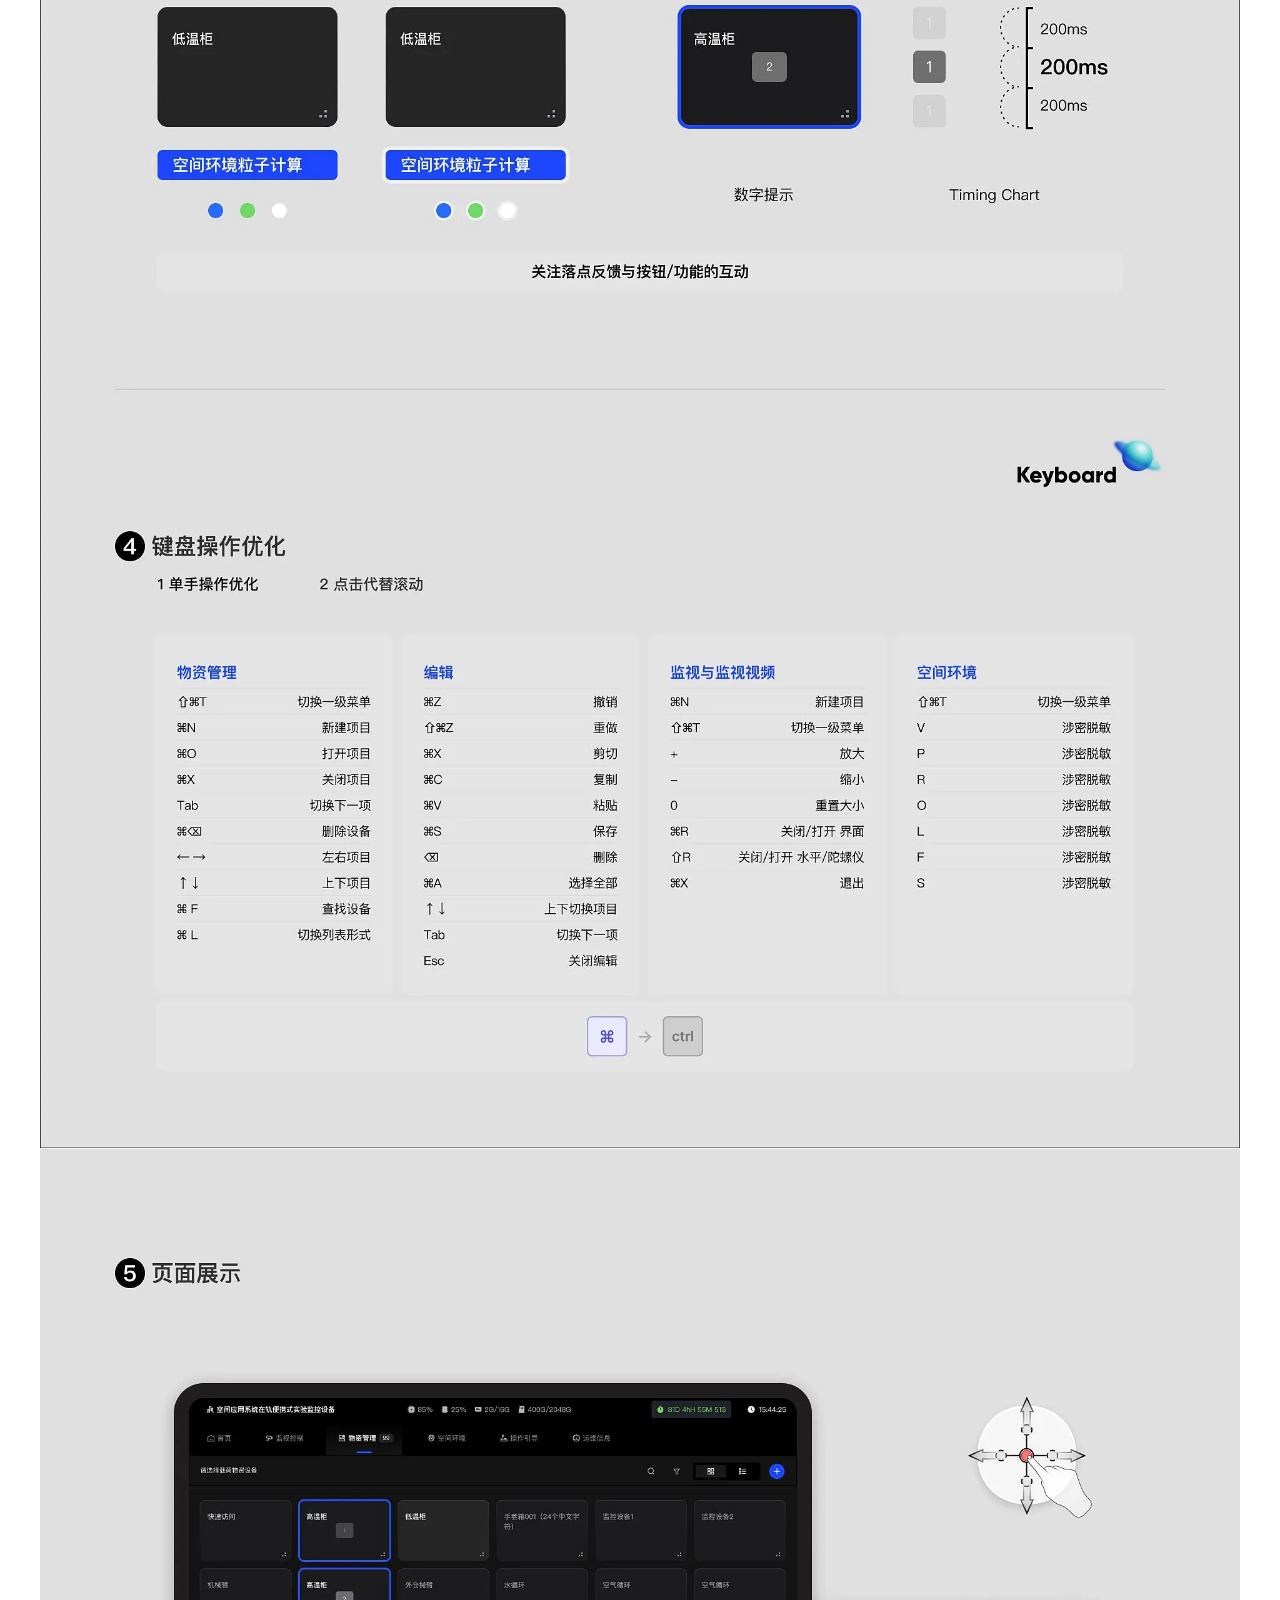
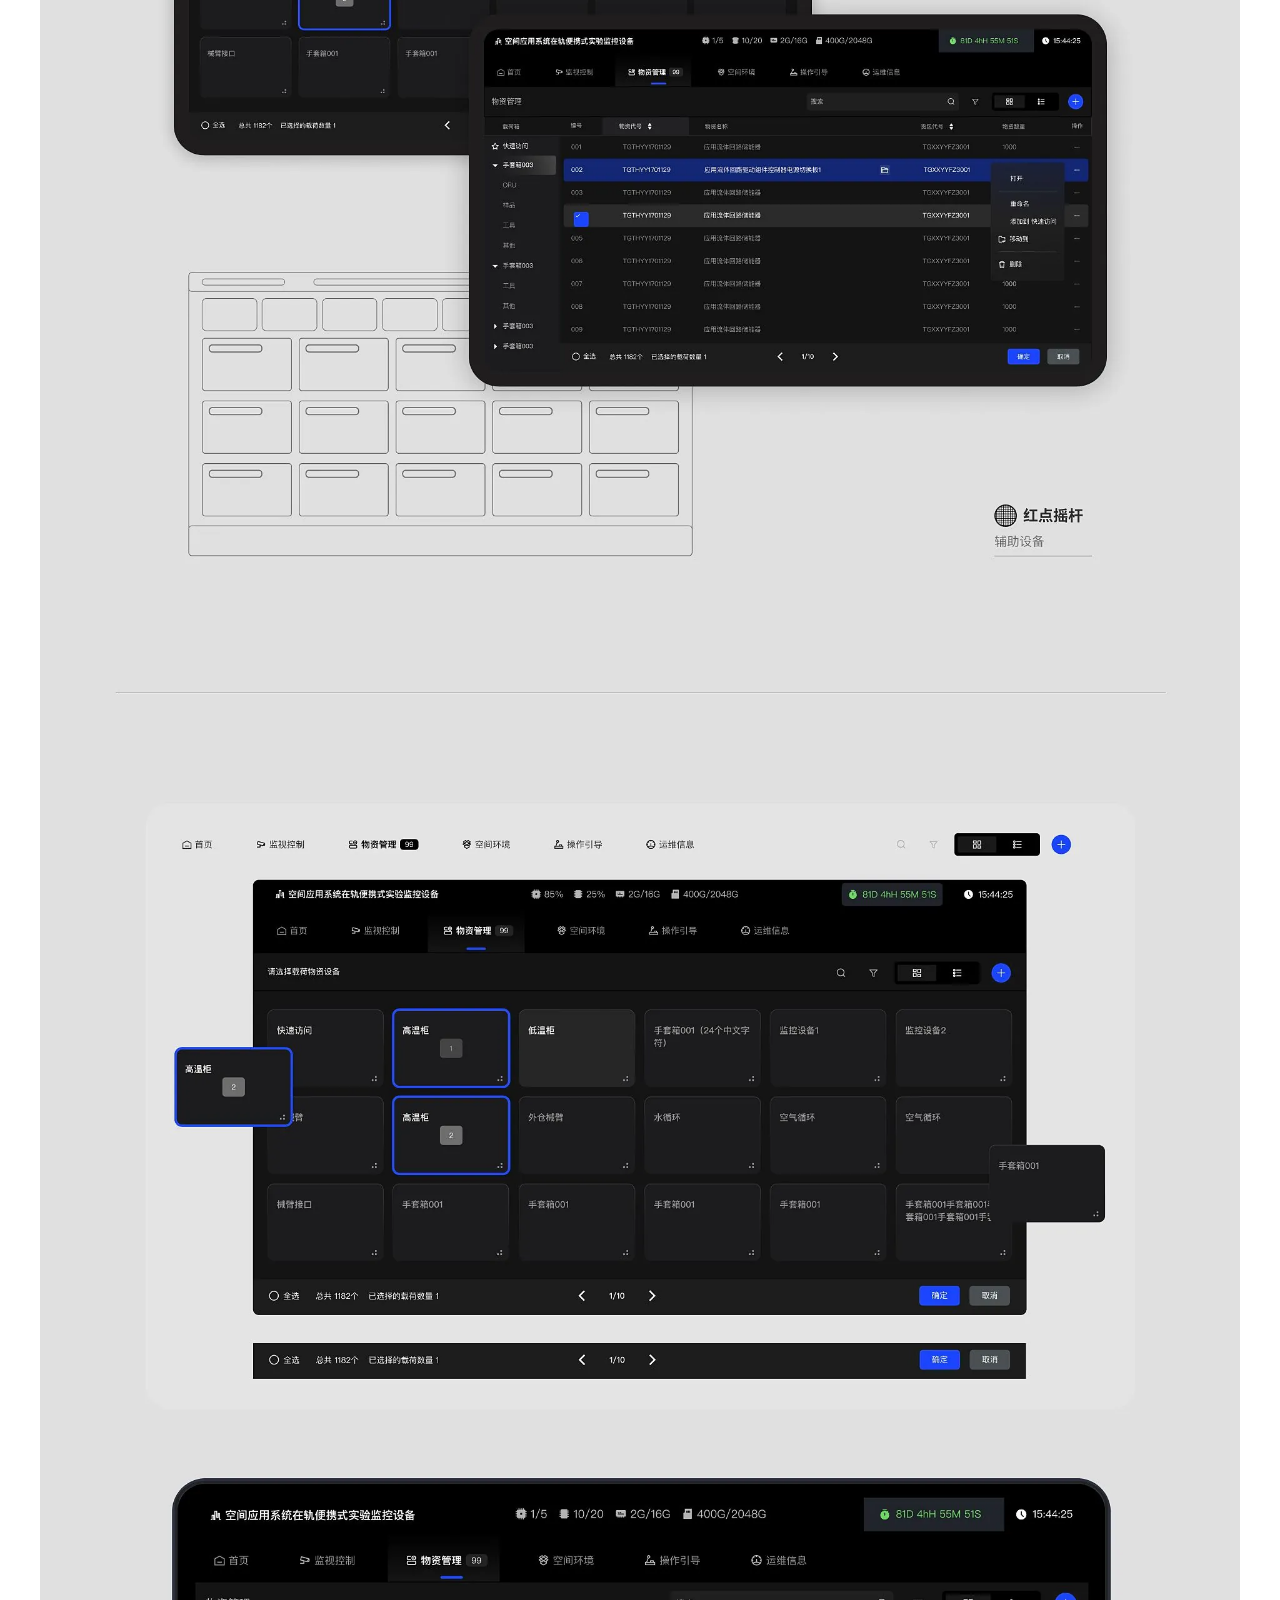
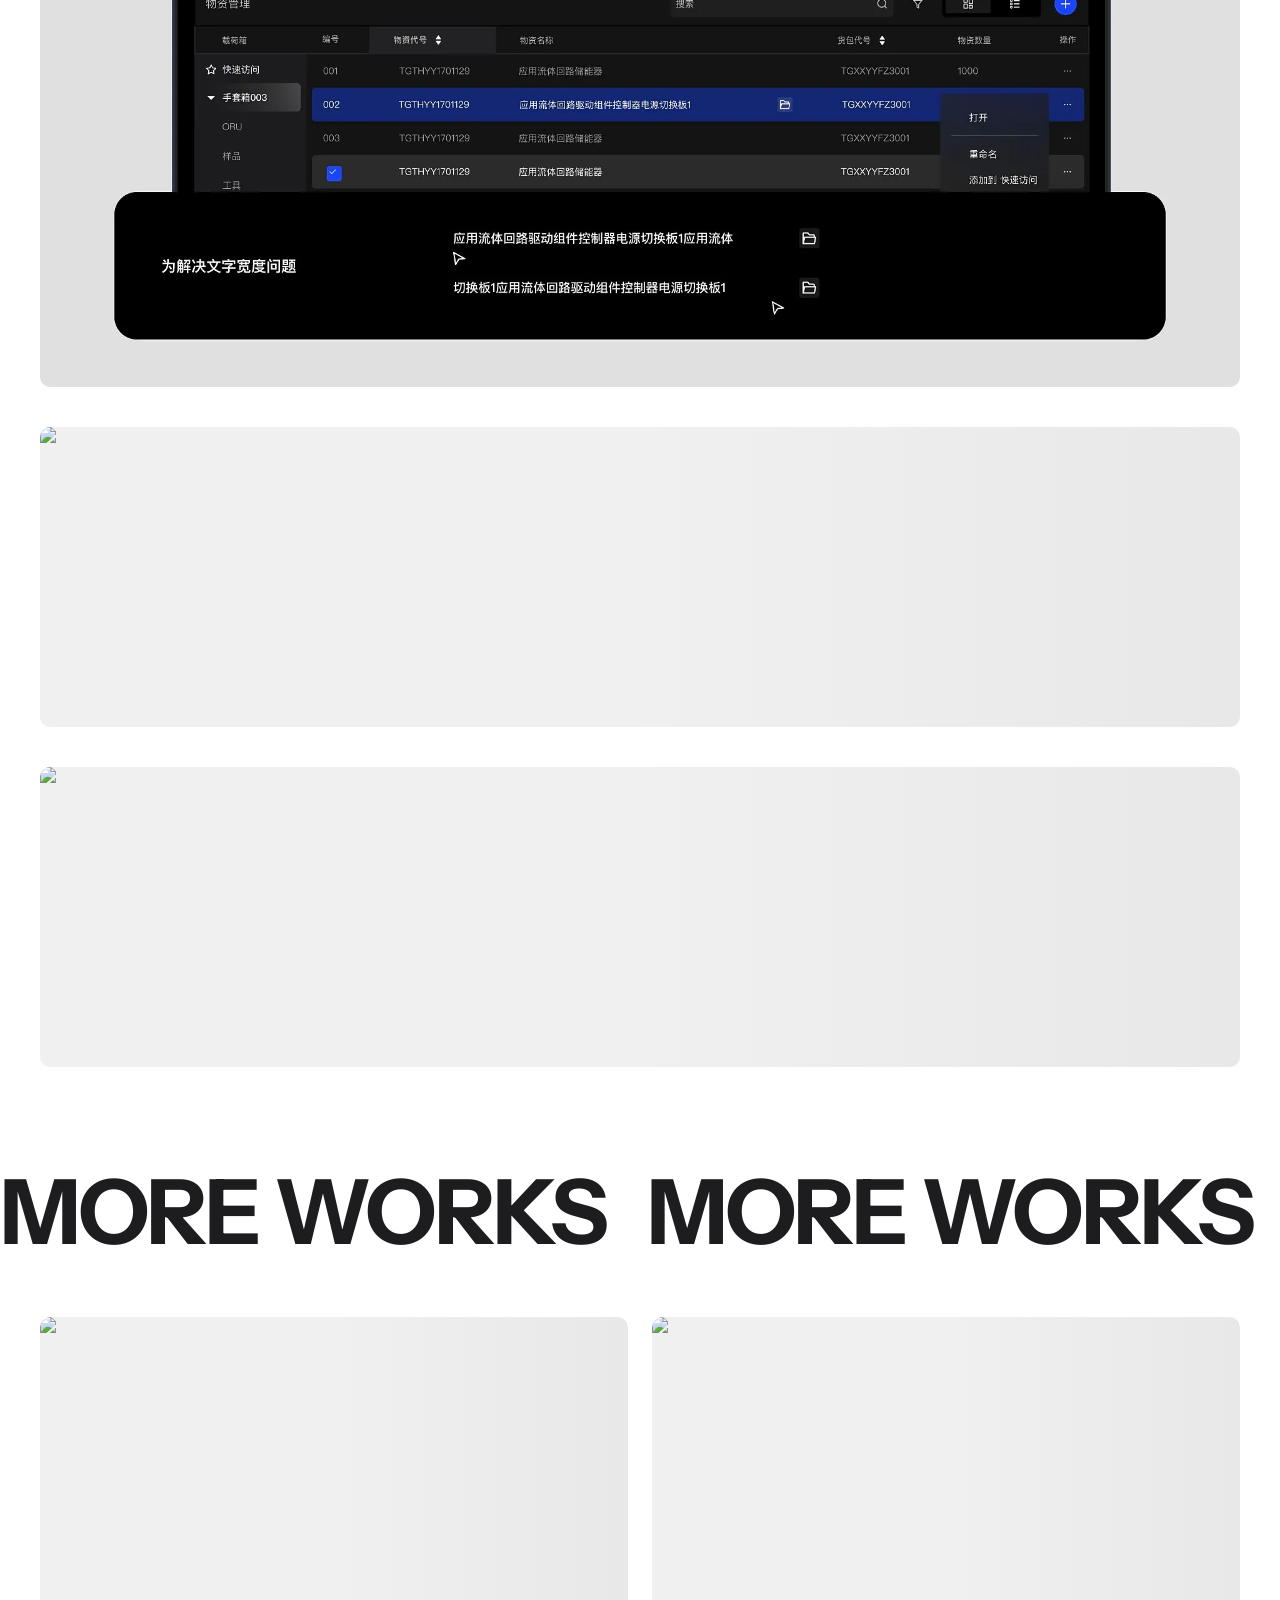
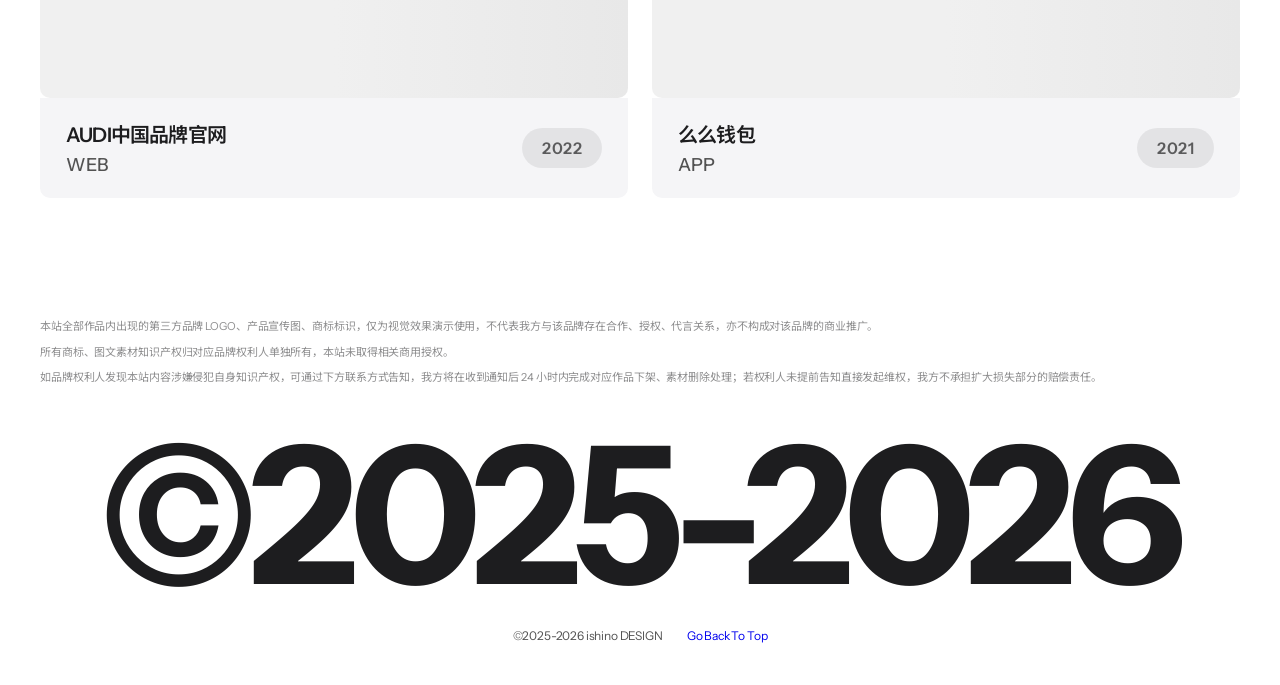
<file: space.html>
<!DOCTYPE html>
<html lang="zh-CN">
<head>
  <meta charset="UTF-8" />
  <meta name="viewport" content="width=device-width, initial-scale=1.0" />
  <title>空间站载荷管理系统（已脱敏） — 石野™ ISHINO</title>
  <link rel="icon" type="image/svg+xml" href="./favicon.svg" />
  <link href="https://fonts.googleapis.com/css2?family=Noto+Sans+SC:wght@100..900&display=swap" rel="stylesheet" />
  <link rel="stylesheet" href="./css/nav.css" />
  <link rel="stylesheet" href="./css/loader.css" />
  <style>
@font-face { font-family: 'Instrument Sans'; font-style: normal; font-weight: 400; font-display: swap; src: url('./fonts/InstrumentSans-Regular.ttf') format('truetype'); }
@font-face { font-family: 'Instrument Sans'; font-style: italic; font-weight: 400; font-display: swap; src: url('./fonts/InstrumentSans-Italic.ttf') format('truetype'); }
@font-face { font-family: 'Instrument Sans'; font-style: normal; font-weight: 500; font-display: swap; src: url('./fonts/InstrumentSans-Medium.ttf') format('truetype'); }
@font-face { font-family: 'Instrument Sans'; font-style: italic; font-weight: 500; font-display: swap; src: url('./fonts/InstrumentSans-MediumItalic.ttf') format('truetype'); }
@font-face { font-family: 'Instrument Sans'; font-style: normal; font-weight: 600; font-display: swap; src: url('./fonts/InstrumentSans-SemiBold.ttf') format('truetype'); }
@font-face { font-family: 'Instrument Sans'; font-style: italic; font-weight: 600; font-display: swap; src: url('./fonts/InstrumentSans-SemiBoldItalic.ttf') format('truetype'); }
@font-face { font-family: 'Instrument Sans'; font-style: normal; font-weight: 700; font-display: swap; src: url('./fonts/InstrumentSans-Bold.ttf') format('truetype'); }
@font-face { font-family: 'Instrument Sans'; font-style: italic; font-weight: 700; font-display: swap; src: url('./fonts/InstrumentSans-BoldItalic.ttf') format('truetype'); }

* { margin: 0; padding: 0; box-sizing: border-box; }
html { -webkit-font-smoothing: antialiased; -moz-osx-font-smoothing: grayscale; scroll-behavior: smooth; }
body {
  background: #fff; color: rgb(29,29,31);
  font-family: 'Instrument Sans', 'Noto Sans SC', sans-serif;
  font-size: 16px; line-height: 1.5; letter-spacing: -0.01em;
  overflow-x: hidden;
}
h1, h2, h3 { letter-spacing: -0.03em; }
.uppercase { text-transform: uppercase; letter-spacing: -0.04em; }
img { max-width: 100%; display: block; }
a { color: rgb(0,0,238); text-decoration: none; }
::selection { background: rgb(29,29,31); color: #fff; }

/* === PROJECT HEADER === */
.project-header { padding: 110px 40px 0; max-width: 1640px; margin: 0 auto; }
.project-title {
  font-size: 50px; font-weight: 700; line-height: 50px;
  text-transform: uppercase; letter-spacing: -0.8px;
  color: rgb(29,29,31); margin-bottom: 36px;
}
.project-desc {
  font-size: 23px; font-weight: 500; line-height: 34px;
  color: rgba(29,29,31,0.7); letter-spacing: 0.4px;
  max-width: 100%; margin-bottom: 60px;
}

/* === META ROWS === */
.meta-list { max-width: 1640px; margin: 0 auto; padding: 0 40px; }
.meta-row {
  display: flex; justify-content: space-between; align-items: center;
  padding: 16px 0; border-bottom: 1px solid rgba(38,38,38,0.16);
}
.meta-row:first-child { border-top: 1px solid rgba(38,38,38,0.16); }
.meta-label { font-size: 20px; font-weight: 600; color: rgba(29,29,31,0.7); text-transform: uppercase; }
.meta-value { font-size: 20px; font-weight: 600; color: rgb(29,29,31); }
.meta-value a { color: rgb(29,29,31); }

/* === IMAGES === */
.hero-image {
  width: calc(100% - 80px); max-width: 1560px; margin: 60px auto; height: 70vh; max-height: 600px; overflow: hidden; border-radius: 10px; position: relative; }
.hero-image img { width: 100%; height: 140%; object-fit: cover; position: absolute; top: 0; left: 0; will-change: transform; }
.detail-image { width: calc(100% - 80px); max-width: 1560px; margin: 0 auto 40px; }
.detail-image img { width: 100%; height: auto; border-radius: 10px; }
.scroll-image { width: calc(100% - 80px); max-width: 1560px; margin: 0 auto 40px; }
.scroll-image img { width: 100%; height: auto; border-radius: 10px; }

/* === CONTENT SECTION === */
.content-section { padding: 40px 40px 60px; max-width: 1560px; margin: 0 auto; }
.content-block {
  display: flex; gap: 60px; align-items: flex-start;
  padding: 30px 0;
}
.content-block:first-child { padding-top: 0; }
.content-block + .content-block { border-top: 1px solid rgba(38,38,38,0.16); }
.content-block .block-title {
  flex: 0 0 320px; font-size: 30px; font-weight: 600; line-height: 30px;
  color: rgb(29,29,31); letter-spacing: -0.02em;
}
.content-block .block-body {
  flex: 1; font-size: 24px; font-weight: 500; line-height: 34px;
  color: rgba(29,29,31,0.7);
}

/* === CONCEPT === */
.concept-section { padding: 40px; max-width: 1560px; margin: 0 auto; }
.concept-section .block-title {
  font-size: 30px; font-weight: 600; line-height: 30px;
  color: rgb(29,29,31); margin-bottom: 20px;
}
.concept-section .block-body p {
  font-size: 24px; font-weight: 500; line-height: 34px;
  color: rgba(29,29,31,0.7);
}
.concept-section .block-body p + p { margin-top: 20px; }

/* === MORE WORKS === */
.more-works { margin-top: 80px; overflow: hidden; }
.ticker-wrap { overflow: hidden; white-space: nowrap; padding: 20px 0; }
.ticker-content {
  display: inline-block; animation: ticker-scroll 20s linear infinite;
  font-size: 90px; font-weight: 700;
  letter-spacing: -2.3px; text-transform: uppercase; line-height: 1;
  color: rgb(29,29,31);
}
.ticker-content span { margin-right: 40px; }
@keyframes ticker-scroll {
  0% { transform: translateX(0); }
  100% { transform: translateX(-50%); }
}
.works-cards {
  display: grid; grid-template-columns: repeat(2, 1fr); gap: 24px;
  padding: 0 40px; max-width: 1640px; margin: 40px auto 0;
}
.work-card { display: block; text-decoration: none; color: inherit; }
.work-card-img-wrap { overflow: hidden; border-radius: 10px 10px 0 0; aspect-ratio: 694 / 450; }
.work-card img { width: 100%; height: 100%; object-fit: cover; transition: transform 0.5s cubic-bezier(0.16, 1, 0.3, 1); }
.work-card:hover img { transform: scale(1.05); }
.work-card-info {
  display: flex; justify-content: space-between; align-items: center;
  height: 100px; padding: 0 26px 0 0; border-radius: 0 0 10px 10px; background: rgb(245, 245, 247);
}
.work-card-text { display: flex; flex-direction: column; gap: 6px; padding-left: 26px; }
.work-card-name { font-size: 20px; font-weight: 600; color: rgb(29,29,31); text-transform: uppercase; line-height: 28px; letter-spacing: -0.04em; }
.work-card-cat { font-size: 18px; font-weight: 500; color: rgb(82,82,82); line-height: 20px; }
/* Year pill — matches homepage Featured Work */
.year-pill {
  display: flex; align-items: flex-end; justify-content: center;
  padding: 10px 20px; position: relative; overflow: hidden;
  height: 40px; background: rgba(0, 0, 0, 0.07); border-radius: 60px;
}
.year-text-wrap { position: relative; display: flex; flex-direction: column; align-items: center; }
.year-text {
  font-size: 16px; font-weight: 600; color: rgba(0, 0, 0, 0.6);
  letter-spacing: 0.5px; line-height: 20px; white-space: nowrap;
  transition: transform 0.4s cubic-bezier(0.16, 1, 0.3, 1), opacity 0.4s cubic-bezier(0.16, 1, 0.3, 1);
}
.year-text-default { transform: translateY(0); opacity: 1; }
.year-text-hover { position: absolute; top: 0; left: 0; width: 100%; text-align: center; transform: translateY(100%); opacity: 0; }
.work-card:hover .year-text-default { transform: translateY(-100%); opacity: 0; }
.work-card:hover .year-text-hover { transform: translateY(0); opacity: 1; }

/* === FOOTER === */
.footer { max-width: 1640px; margin: 80px auto 0; padding: 40px; }
.footer-disclaimer { margin-bottom: 32px; max-width: 100%; }
.footer-disclaimer p { font-size: 11px; font-weight: 400; line-height: 1.6; color: rgba(29,29,31,0.5); margin-bottom: 8px; letter-spacing: -0.01em; }
.footer-disclaimer p:last-child { margin-bottom: 0; }
.footer-copyright { font-size: clamp(80px, 15vw, 201px); font-weight: 700; line-height: 1; letter-spacing: -0.04em; margin-bottom: 16px; text-align: center; }
.footer-bottom { display: flex; justify-content: center; align-items: center; gap: 24px; flex-wrap: wrap; }
.footer-bottom span { font-size: 12px; font-weight: 400; color: rgb(82,82,82); }
.footer-bottom a { font-size: 12px; font-weight: 400; color: rgb(0,0,238); transition: opacity 0.3s; }
.footer-bottom a:hover { opacity: 0.6; }

/* === SCROLL TO TOP === */
.scroll-top-btn {
  position: fixed; bottom: 32px; right: 32px; z-index: 90;
  width: 48px; height: 48px; border-radius: 50%;
  background: rgb(29,29,31); color: #fff; border: none; cursor: pointer;
  display: flex; align-items: center; justify-content: center;
  opacity: 0; pointer-events: none;
  transition: opacity 0.3s, transform 0.6s cubic-bezier(0.34, 1.56, 0.64, 1);
}
.scroll-top-btn.visible { opacity: 1; pointer-events: auto; }
.scroll-top-btn:hover { transform: scale(1.08); }
.scroll-top-btn:active { transform: scale(0.96); }
.scroll-top-btn svg { width: 20px; height: 20px; }

/* === RESPONSIVE === */
@media (max-width: 768px) {
  .nav { padding: 20px; }
  .project-header { padding: 60px 20px 0; }
  .project-title { font-size: 32px; line-height: 36px; }
  .project-desc { font-size: 18px; line-height: 28px; }
  .meta-list { padding: 0 20px; }
  .meta-label, .meta-value { font-size: 16px; }
  .hero-image, .detail-image, .scroll-image { margin-left: 20px; margin-right: 20px; width: calc(100% - 40px); }
  .content-section, .concept-section { padding: 20px; margin: 0 20px; }
  .content-block { flex-direction: column; gap: 16px; }
  .content-block .block-title { flex: none; }
  .content-block .block-title, .concept-section .block-title { font-size: 22px; }
  .content-block .block-body, .concept-section .block-body p { font-size: 18px; line-height: 28px; }
  .works-cards { grid-template-columns: 1fr; padding: 0 20px; }
  .footer { padding: 20px; }
  .ticker-content { font-size: 48px; }
}

/* === ANIMATIONS === */
@keyframes fadeUp { from { opacity: 0; transform: translateY(30px); } to { opacity: 1; transform: translateY(0); } }
.fade-up { animation: fadeUp 0.8s cubic-bezier(0.22, 1, 0.36, 1) forwards; opacity: 0; }
.delay-1 { animation-delay: 0.1s; } .delay-2 { animation-delay: 0.2s; } .delay-3 { animation-delay: 0.3s; }
@media (prefers-reduced-motion: reduce) {
  .fade-up { animation: none; opacity: 1; }
  .ticker-content { animation: none; }
}
  </style>
  <script>
    // Image protection: disable right-click and drag
    document.addEventListener('contextmenu', function(e) {
      if (e.target.tagName === 'IMG' || e.target.tagName === 'VIDEO') {
        e.preventDefault();
      }
    });
    document.addEventListener('dragstart', function(e) {
      if (e.target.tagName === 'IMG' || e.target.tagName === 'VIDEO') {
        e.preventDefault();
      }
    });
    // CSS: disable image selection
    var style = document.createElement('style');
    style.textContent = 'img, video { -webkit-user-select: none; -moz-user-select: none; -ms-user-select: none; user-select: none; -webkit-user-drag: none; -khtml-user-drag: none; pointer-events: auto; }';
    document.head.appendChild(style);
  </script>
</head>
<body>

<nav class="nav">
  <a href="./index.html" class="nav-logo"><img src="./images/logo-new.png" alt="石野™ ISHINO" /></a>
  <div class="nav-dots" onclick="document.getElementById('menuOverlay').classList.add('open')" role="button" aria-label="打开菜单">
    <span></span><span></span><span></span><span></span>
  </div>
  <img src="./images/logo-right.png" alt="石野™ ISHINO" class="nav-logo-right" />
</nav>

<div class="menu-overlay" id="menuOverlay">
  <button class="menu-close" onclick="document.getElementById('menuOverlay').classList.remove('open')" aria-label="关闭菜单">×</button>
  <a href="./index.html" class="menu-item menu-slide"><span class="menu-link-text"><span class="menu-text-default">Home</span><span class="menu-text-hover">Home</span></span><span class="cn menu-link-text"><span class="menu-text-default">首页</span><span class="menu-text-hover">首页</span></span></a>
  <a href="./index.html#featured" class="menu-item menu-slide"><span class="menu-link-text"><span class="menu-text-default">Selected Works</span><span class="menu-text-hover">Selected Works</span></span><span class="cn menu-link-text"><span class="menu-text-default">精选案例</span><span class="menu-text-hover">精选案例</span></span></a>
  <a href="./gallery.html" class="menu-item menu-slide"><span class="menu-link-text"><span class="menu-text-default">Gallery</span><span class="menu-text-hover">Gallery</span></span><span class="cn menu-link-text"><span class="menu-text-default">更多作品</span><span class="menu-text-hover">更多作品</span></span></a>
  <a href="./index.html#contact" class="menu-item menu-slide"><span class="menu-link-text"><span class="menu-text-default">Contact</span><span class="menu-text-hover">Contact</span></span><span class="cn menu-link-text"><span class="menu-text-default">联系我</span><span class="menu-text-hover">联系我</span></span></a>
</div>

<section class="project-header">
  <h2 class="project-title fade-up">空间站载荷管理系统（已脱敏）</h2>
  <p class="project-desc fade-up delay-1">中国载人航天工程-在轨便携式实验监控设备。为航天员在轨实验提供便携式监控终端，支持载荷管理、数据采集与实时监控，保障空间站实验任务高效执行。</p>
</section>

<div class="meta-list">
  <div class="meta-row fade-up"><span class="meta-label">Client</span><span class="meta-value">Lilly Mart</span></div>
  <div class="meta-row fade-up"><span class="meta-label">Year</span><span class="meta-value">2022</span></div>
  <div class="meta-row fade-up"><span class="meta-label">Category</span><span class="meta-value">Themes</span></div>
  <div class="meta-row fade-up"><span class="meta-label">Live Project</span><span class="meta-value"><a href="#">yes</a></span></div>
</div>

<div class="hero-image fade-up">
  <img src="./images/space/f.webp" alt="空间站载荷管理系统（已脱敏）" loading="lazy" />
</div>

<section class="content-section">
  <div class="content-block fade-up">
    <h3 class="block-title">桌面研究 | RESEARCH</h3>
    <p class="block-body">支撑设计决策：分析空间站失重作业场景、航天员操作习惯与地面科研流程，梳理硬件限制与多任务使用需求，为人机交互方案提供数据支撑。We study zero-gravity cabin scenarios and astronaut workflows to define core interaction demands.</p>
  </div>
  <div class="content-block fade-up">
    <h3 class="block-title">设计探索 | DESIGN</h3>
    <p class="block-body">易用与适配设计：分层信息版式、标准化色彩编码搭配摇杆键盘双操作，降低操作失误。Hierarchical layout, standard color codes and dual joystick-keyboard controls cut operational errors.</p>
  </div>
  <div class="content-block fade-up">
    <h3 class="block-title">开发测试 | DEVELOPMENT</h3>
    <p class="block-body">开发性能测试：优化界面渲染与色彩校准，全场景模拟测试，保障在轨稳定运行。Optimize rendering & color calibration; full simulation tests ensure stable on-orbit performance.</p>
  </div>
</section>

<div class="detail-image fade-up">
  <img src="./images/space/石野—品牌与体验设计-建议超宽模式观看-64.webp" alt="空间站载荷管理系统（已脱敏） Detail" loading="lazy" />
</div>

<section class="concept-section fade-up">
  <h3 class="block-title">Concept</h3>
  <div class="block-body">
    <p>Core concept: We build layered information structure with unified color codes and joystick-keyboard dual interaction, delivering low-error HMI adapted to zero-gravity cabin environments.</p>
    <p>设计核心围绕航天作业安全与操作效率，搭建分层信息架构，搭配标准化色彩编码、摇杆键盘双交互体系，打造适配失重舱内环境的低失误人机界面。</p>
  </div>
</section>

<div class="scroll-image fade-up">
  <img src="./images/space/石野—品牌与体验设计-建议超宽模式观看-65.webp" alt="空间站 Scroll Image 1" loading="lazy" />
</div>

<div class="scroll-image fade-up">
  <img src="./images/space/石野—品牌与体验设计-建议超宽模式观看-66.webp" alt="空间站 Scroll Image 2" loading="lazy" />
</div>

<div class="scroll-image fade-up">
  <img src="./images/space/石野—品牌与体验设计-建议超宽模式观看-67.webp" alt="空间站 Scroll Image 3" loading="lazy" />
</div>

<section class="more-works">
  <div class="ticker-wrap">
    <div class="ticker-content">
      <span>More Works</span><span>More Works</span><span>More Works</span><span>More Works</span>
      <span>More Works</span><span>More Works</span><span>More Works</span><span>More Works</span>
    </div>
  </div>
  <div class="works-cards">
        <a href="./audi.html" class="work-card" data-cursor="view">
      <div class="work-card-img-wrap"><img src="./images/work-audi.webp" alt="AUDI中国品牌官网" loading="lazy" /></div>
      <div class="work-card-info">
        <div class="work-card-text"><span class="work-card-name">AUDI中国品牌官网</span><span class="work-card-cat">WEB</span></div>
        <div class="year-pill"><div class="year-text-wrap"><span class="year-text year-text-default">2022</span><span class="year-text year-text-hover">2022</span></div></div>
      </div>
    </a>
    <a href="./meme.html" class="work-card" data-cursor="view">
      <div class="work-card-img-wrap"><img src="./images/work-meme.webp" alt="么么钱包" loading="lazy" /></div>
      <div class="work-card-info">
        <div class="work-card-text"><span class="work-card-name">么么钱包</span><span class="work-card-cat">APP</span></div>
        <div class="year-pill"><div class="year-text-wrap"><span class="year-text year-text-default">2021</span><span class="year-text year-text-hover">2021</span></div></div>
      </div>
    </a>
  </div>
</section>

<footer class="footer">
  <div class="footer-disclaimer">
    <p>本站全部作品内出现的第三方品牌 LOGO、产品宣传图、商标标识，仅为视觉效果演示使用，不代表我方与该品牌存在合作、授权、代言关系，亦不构成对该品牌的商业推广。</p>
    <p>所有商标、图文素材知识产权归对应品牌权利人单独所有，本站未取得相关商用授权。</p>
    <p>如品牌权利人发现本站内容涉嫌侵犯自身知识产权，可通过下方联系方式告知，我方将在收到通知后 24 小时内完成对应作品下架、素材删除处理；若权利人未提前告知直接发起维权，我方不承担扩大损失部分的赔偿责任。</p>
  </div>
  <div class="footer-copyright">©2025-2026</div>
  <div class="footer-bottom">
    <span>©2025-2026 ishino DESIGN</span>
    <a href="#" onclick="window.scrollTo({top:0,behavior:'smooth'});return false;">Go Back To Top</a>
  </div>
</footer>

<button class="scroll-top-btn" id="scrollTopBtn" aria-label="回到顶部">
  <svg viewBox="0 0 24 24" fill="none" stroke="currentColor" stroke-width="2.5" stroke-linecap="round" stroke-linejoin="round">
    <line x1="12" y1="19" x2="12" y2="5"></line>
    <polyline points="5 12 12 5 19 12"></polyline>
  </svg>
</button>

<script>
const observer = new IntersectionObserver((entries) => {
  entries.forEach(e => { if (e.isIntersecting) e.target.style.animationPlayState = 'running'; });
}, { threshold: 0.1 });
document.querySelectorAll('.fade-up').forEach(el => observer.observe(el));
const scrollBtn = document.getElementById('scrollTopBtn');
window.addEventListener('scroll', () => {
  if (window.scrollY > 600) scrollBtn.classList.add('visible');
  else scrollBtn.classList.remove('visible');
});
scrollBtn.addEventListener('click', () => window.scrollTo({ top: 0, behavior: 'smooth' }));
</script>
<script>
// Hero image parallax
(function() {
  var hero = document.querySelector('.hero-image img');
  if (!hero) return;
  var heroContainer = document.querySelector('.hero-image');
  if (!heroContainer) return;
  function updateParallax() {
    var rect = heroContainer.getBoundingClientRect();
    var winH = window.innerHeight;
    // Only apply when hero is in or near viewport
    if (rect.bottom < 0 || rect.top > winH) return;
    // Progress: 0 when hero enters from bottom, 1 when hero exits from top
    var progress = (winH - rect.top) / (winH + rect.height);
    progress = Math.max(0, Math.min(1, progress));
    // Move image: translateY in pixels based on container height
    // Image is 140% of container height, so we have 20% extra space to move
    var maxShift = rect.height * 0.2; // 20% of container height in pixels
    var translateY = (progress - 0.5) * maxShift * 2; // -maxShift to +maxShift
    hero.style.transform = 'translateY(' + translateY + 'px)';
  }
  window.addEventListener('scroll', updateParallax, { passive: true });
  window.addEventListener('resize', updateParallax);
  updateParallax();
})();
</script>
<script src="./js/loader.js"></script>
<div class="cursor-dot" id="cursorDot"></div>
    <script type='text/javascript'>
      (function() {
        var dot = document.getElementById('cursorDot');
        if (!dot) return;
        if (!window.matchMedia('(pointer: fine)').matches) {
          dot.classList.add('touch-hidden');
          return;
        }
        var styleEl = document.createElement('style');
        styleEl.textContent = '* { cursor: none !important; }';
        document.head.appendChild(styleEl);
        document.addEventListener('mousemove', function(e) {
          dot.style.left = e.clientX + 'px';
          dot.style.top = e.clientY + 'px';
        });
        function enterWork() { dot.classList.add('cursor-view'); }
        function leaveWork() { dot.classList.remove('cursor-view'); }
        function bind() {
          var workCards = document.querySelectorAll('.work-card, [data-cursor="view"]');
          workCards.forEach(function(el) {
            el.addEventListener('mouseenter', enterWork);
            el.addEventListener('mouseleave', leaveWork);
          });
        }
        document.addEventListener('DOMContentLoaded', bind);
        bind();
      })();
    </script>
  </body>
</html>
</file>
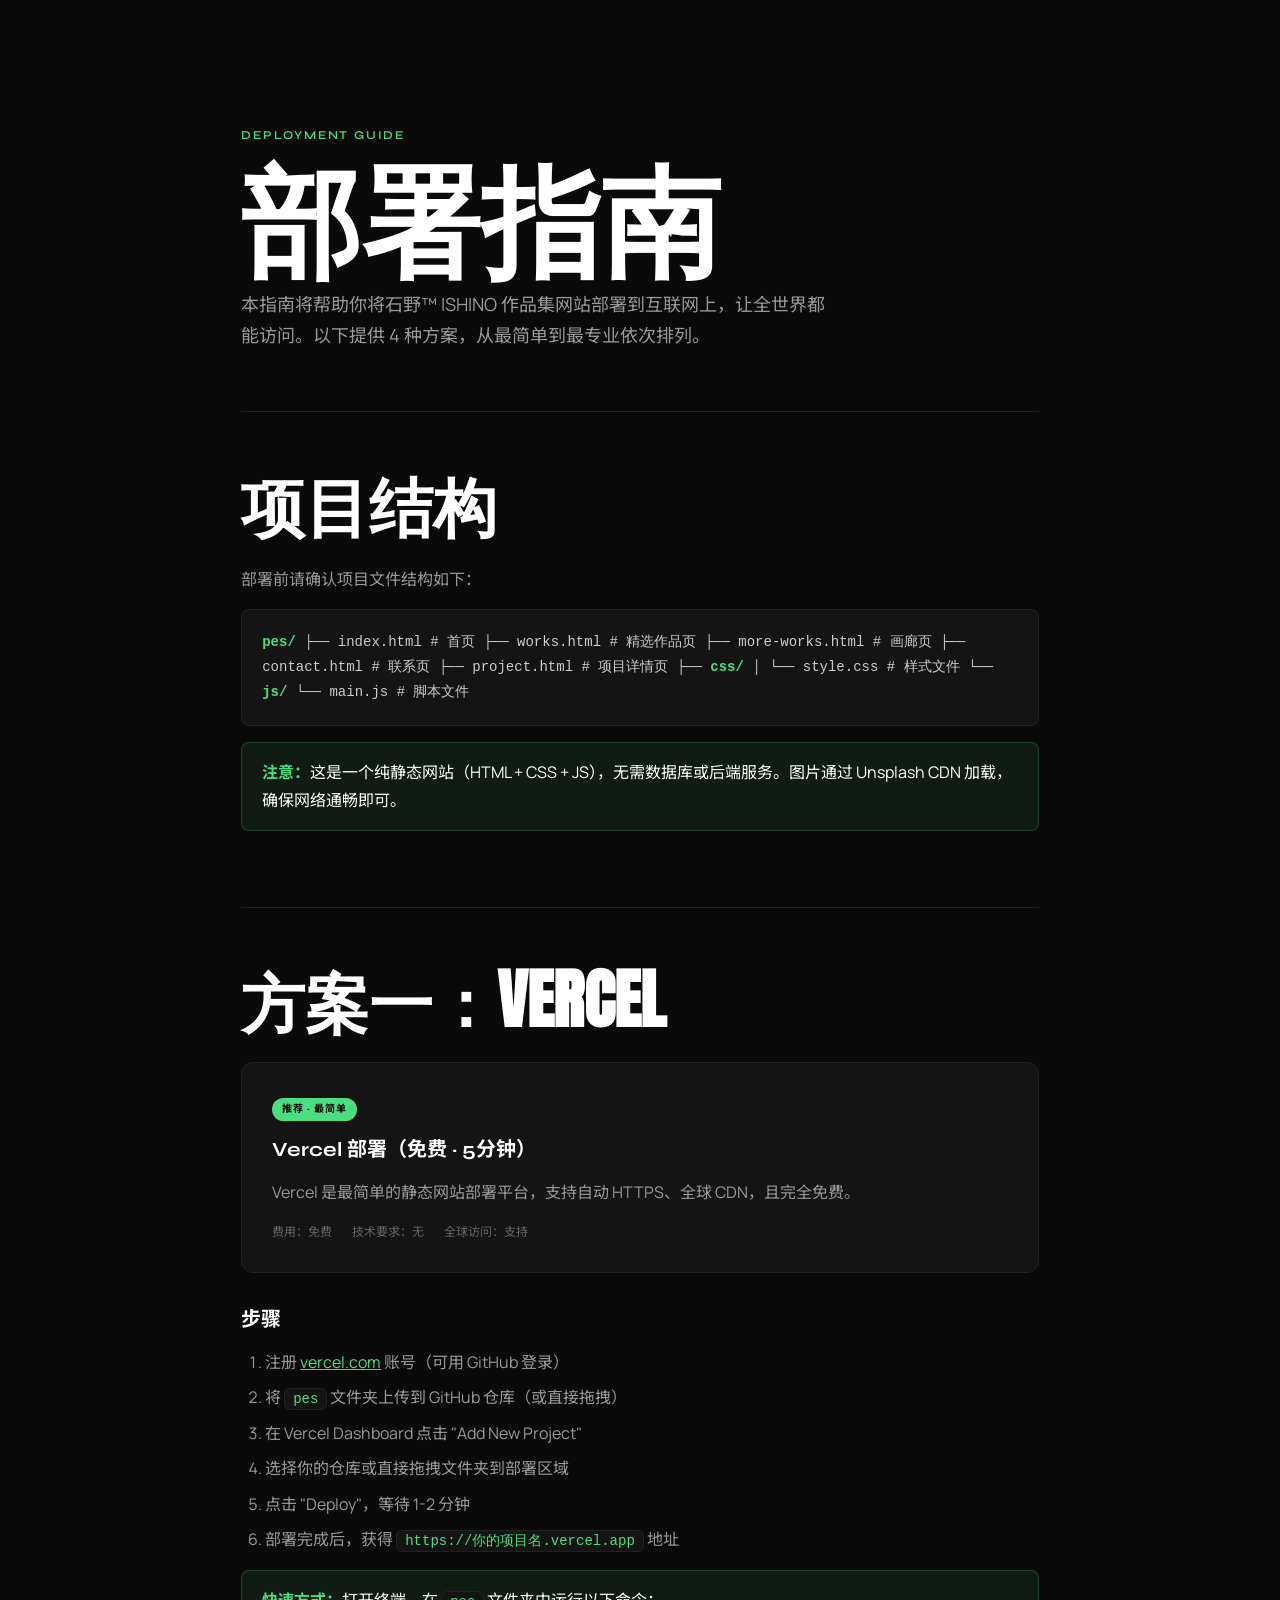
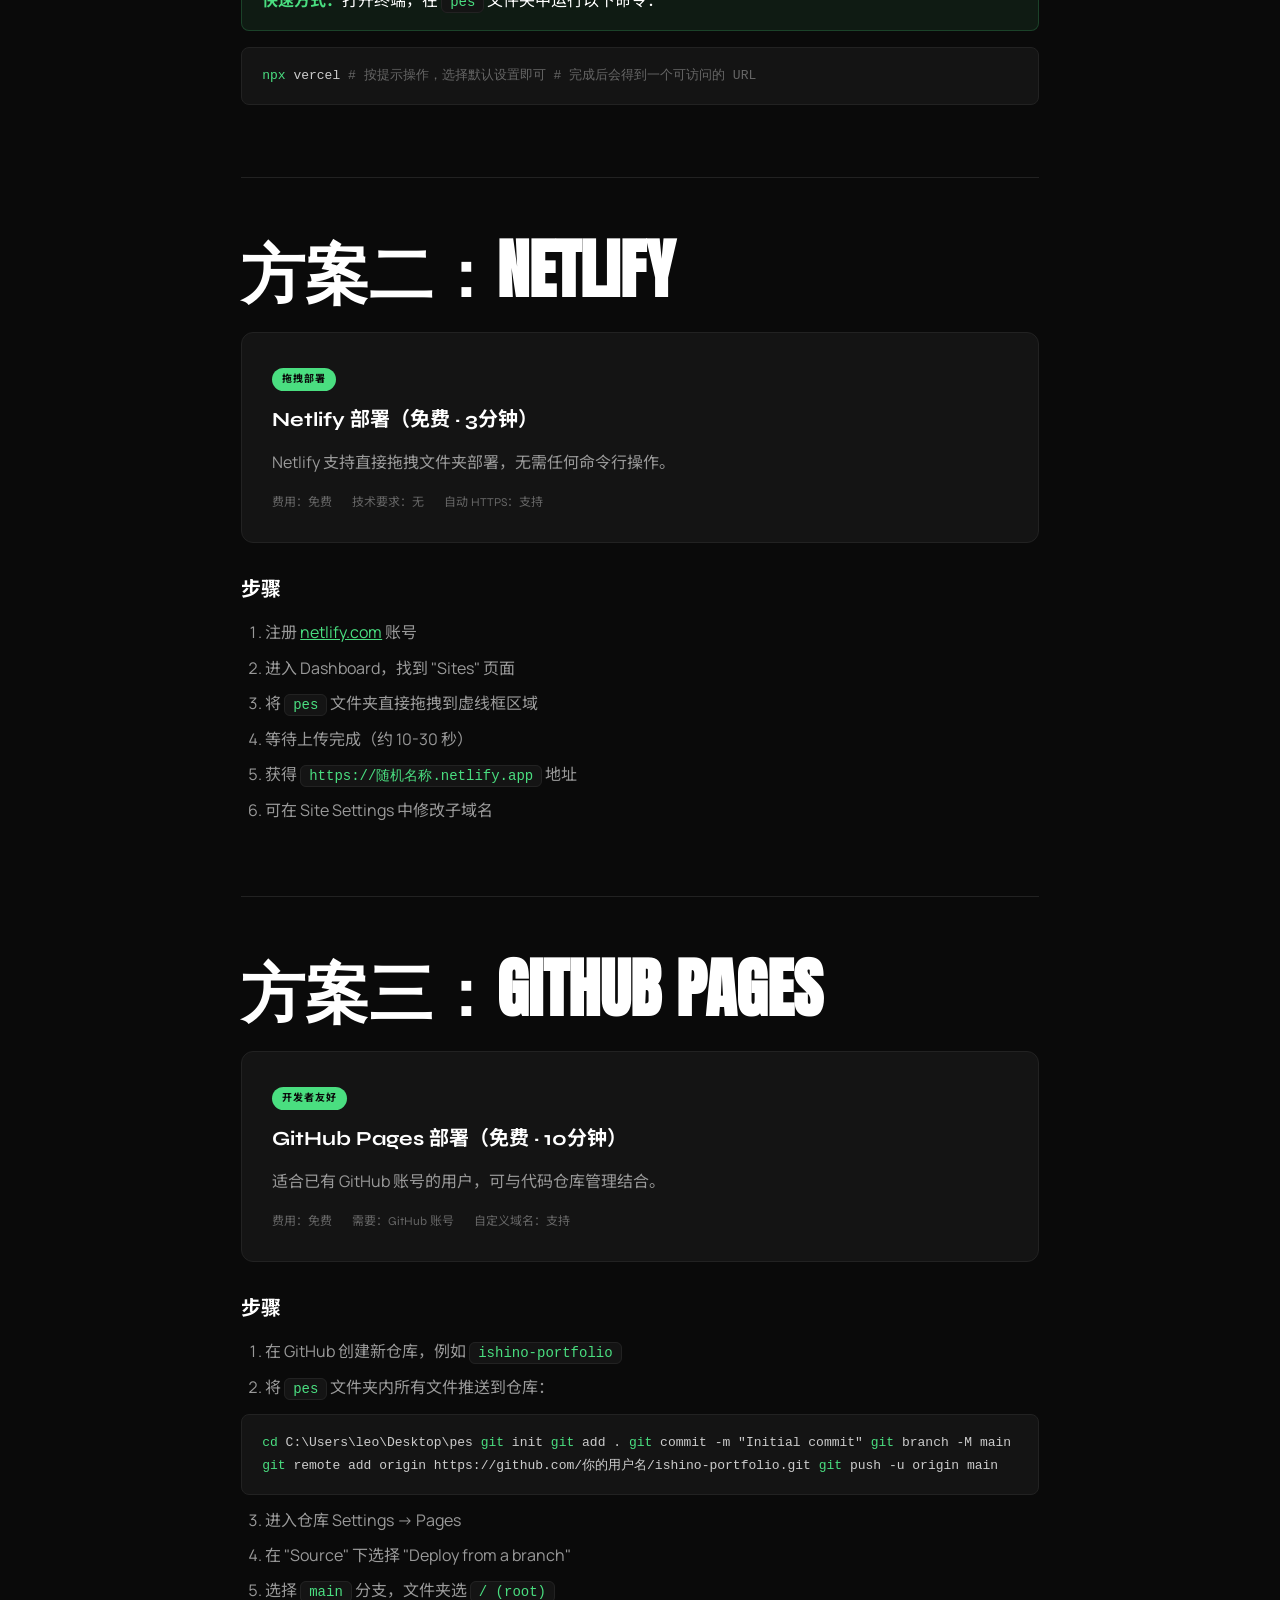
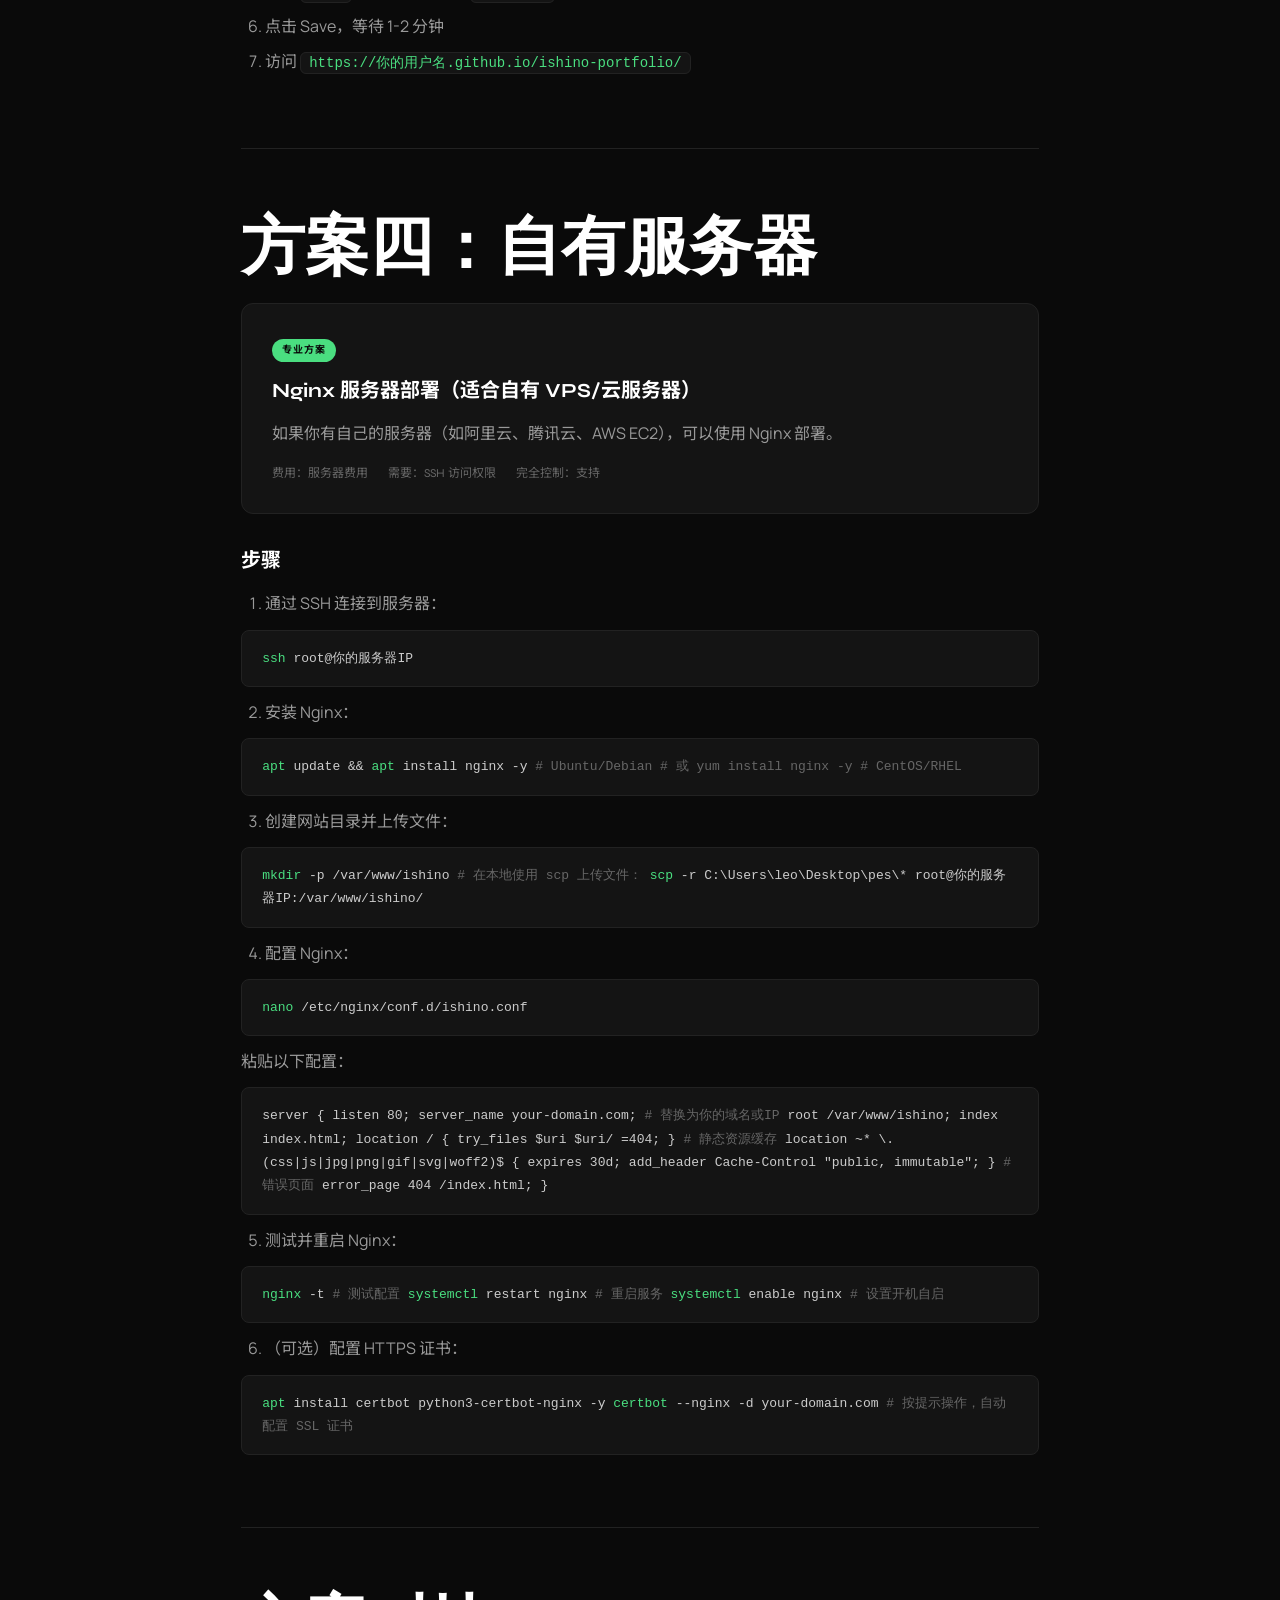
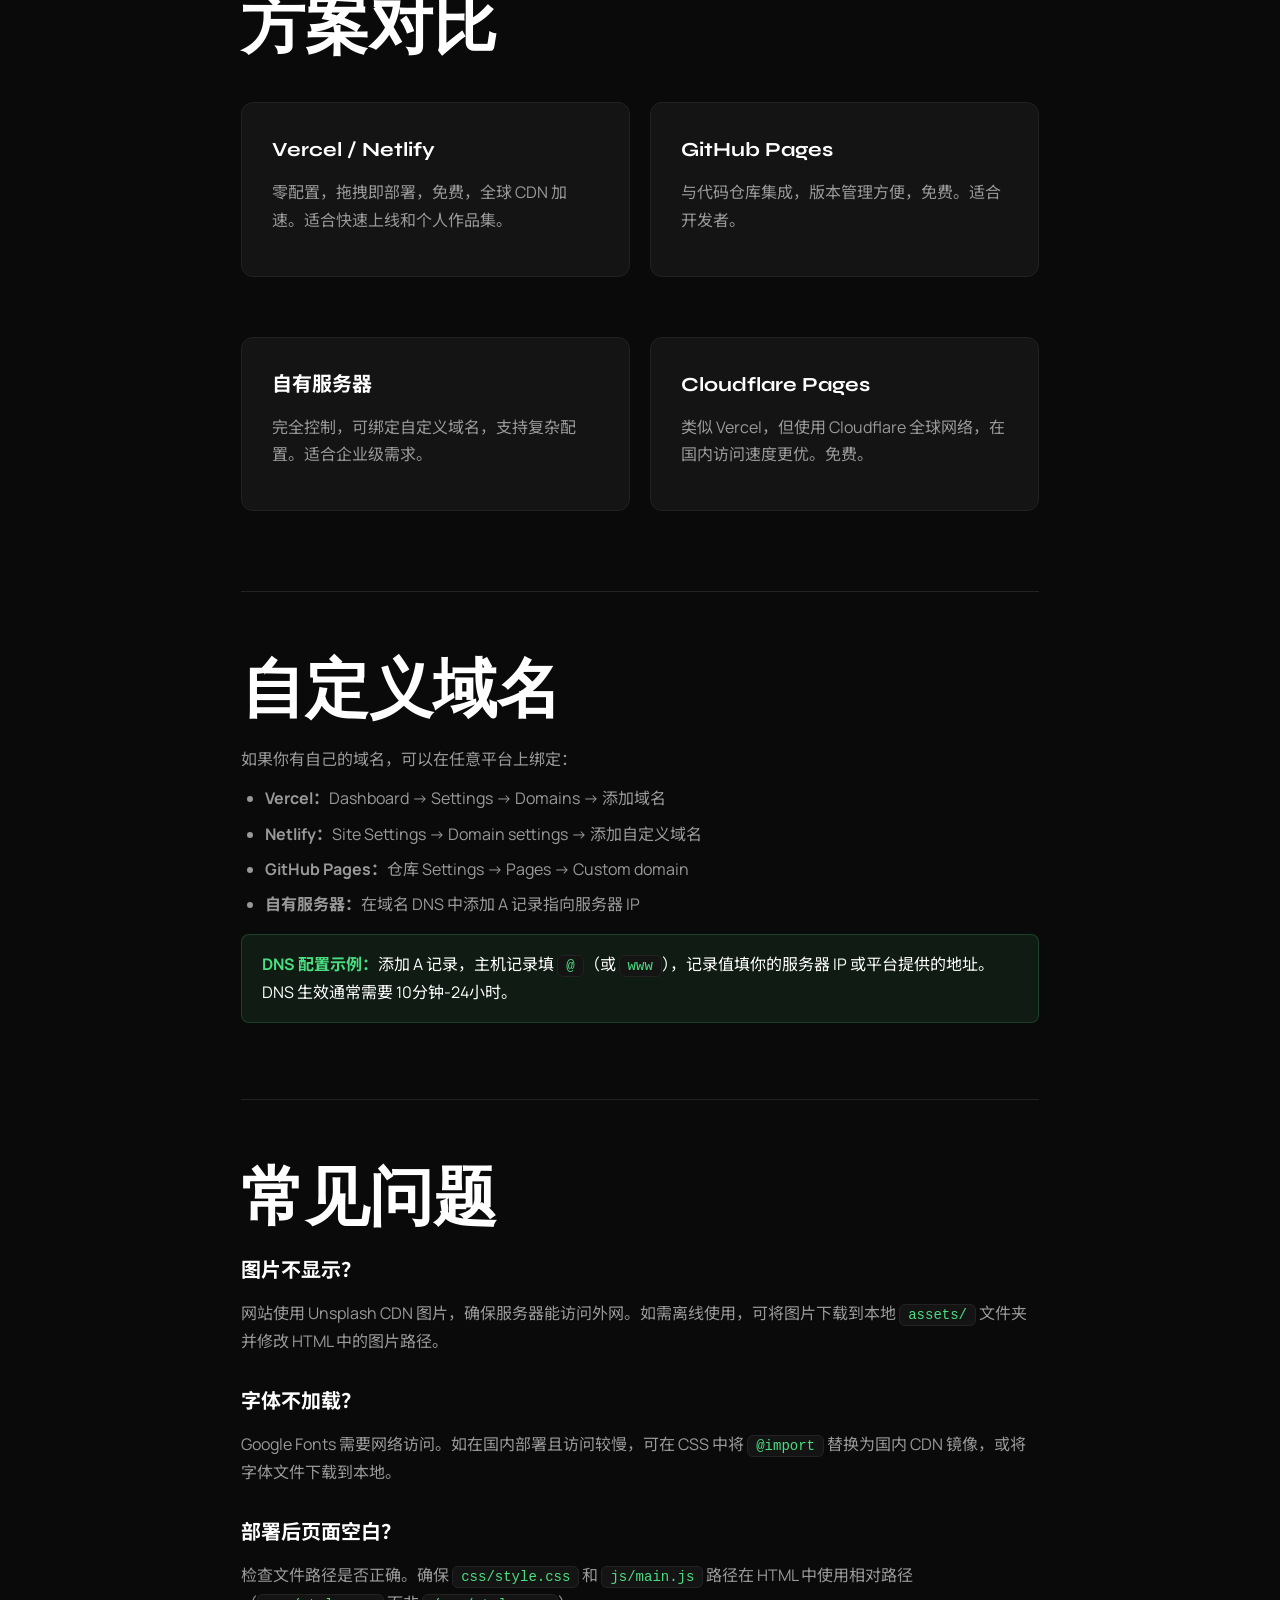
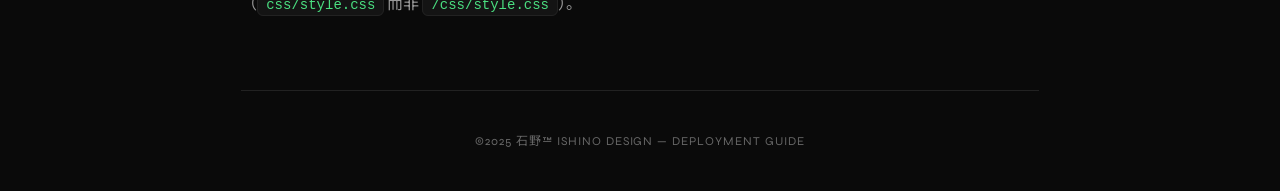
<file: archive/deployment-guide.html>
<!DOCTYPE html>
<html lang="zh-CN">
<head>
  <meta charset="UTF-8">
  <meta name="viewport" content="width=device-width, initial-scale=1.0">
  <title>部署指南 — 石野™ ISHINO</title>
  <style>
    @import url('https://fonts.googleapis.com/css2?family=Anton&family=Syne:wght@400;500;600;700;800&family=Manrope:wght@300;400;500;600;700;800&family=Noto+Sans+SC:wght@300;400;500;700;900&display=swap');
    *, *::before, *::after { margin: 0; padding: 0; box-sizing: border-box; }
    :root {
      --bg: #0A0A0A; --bg-card: #141414; --text: #FFF; --text-mid: #999;
      --text-light: #666; --border: #222; --accent: #4ADE80;
      --font-display: 'Anton', sans-serif; --font-h: 'Syne', 'Noto Sans SC', sans-serif;
      --font-body: 'Manrope', 'Noto Sans SC', sans-serif;
      --gutter: clamp(20px, 4vw, 60px);
    }
    body {
      background: var(--bg); color: var(--text); font-family: var(--font-body);
      font-size: 16px; line-height: 1.7; -webkit-font-smoothing: antialiased;
    }
    .container { max-width: 900px; margin: 0 auto; padding: 0 var(--gutter); }
    .hero { padding: 120px 0 60px; border-bottom: 1px solid var(--border); }
    .hero h1 { font-family: var(--font-display); font-size: clamp(48px, 10vw, 120px); line-height: 0.9; text-transform: uppercase; }
    .hero p { color: var(--text-mid); margin-top: 20px; font-size: 18px; max-width: 600px; }
    .hero .tag { display: inline-block; font-family: var(--font-h); font-size: 12px; font-weight: 600; letter-spacing: 0.15em; text-transform: uppercase; color: var(--accent); margin-bottom: 16px; }
    .section { padding: 60px 0; border-bottom: 1px solid var(--border); }
    .section h2 { font-family: var(--font-display); font-size: clamp(32px, 6vw, 64px); line-height: 1; text-transform: uppercase; margin-bottom: 30px; }
    .section h3 { font-family: var(--font-h); font-size: 20px; font-weight: 700; margin: 30px 0 12px; }
    .section p { color: var(--text-mid); margin-bottom: 12px; }
    .section ol, .section ul { margin: 12px 0 12px 24px; color: var(--text-mid); }
    .section li { margin-bottom: 8px; }
    .card { background: var(--bg-card); border: 1px solid var(--border); border-radius: 12px; padding: 30px; margin: 20px 0; transition: border-color 0.3s; }
    .card:hover { border-color: var(--accent); }
    .card .badge { display: inline-block; font-family: var(--font-h); font-size: 10px; font-weight: 700; letter-spacing: 0.1em; text-transform: uppercase; background: var(--accent); color: var(--bg); padding: 3px 10px; border-radius: 100px; margin-bottom: 12px; }
    .card h3 { margin-top: 0; }
    .card .meta { display: flex; gap: 20px; margin-top: 16px; }
    .card .meta span { font-family: var(--font-h); font-size: 12px; color: var(--text-light); }
    code { background: var(--bg-card); border: 1px solid var(--border); border-radius: 6px; padding: 2px 8px; font-family: 'Courier New', monospace; font-size: 14px; color: var(--accent); }
    .code-block { background: var(--bg-card); border: 1px solid var(--border); border-radius: 8px; padding: 16px 20px; margin: 12px 0; overflow-x: auto; font-family: 'Courier New', monospace; font-size: 13px; line-height: 1.8; color: #ccc; }
    .code-block .comment { color: var(--text-light); }
    .code-block .cmd { color: var(--accent); }
    .grid2 { display: grid; grid-template-columns: 1fr 1fr; gap: 20px; }
    .note { background: rgba(74, 222, 128, 0.08); border: 1px solid rgba(74, 222, 128, 0.2); border-radius: 8px; padding: 16px 20px; margin: 16px 0; }
    .note strong { color: var(--accent); }
    .note p { color: var(--text); margin: 0; }
    .file-tree { background: var(--bg-card); border: 1px solid var(--border); border-radius: 8px; padding: 20px; font-family: 'Courier New', monospace; font-size: 14px; line-height: 1.8; color: #ccc; margin: 16px 0; }
    .file-tree .dir { color: var(--accent); font-weight: bold; }
    .file-tree .file { color: #ccc; }
    .footer { padding: 40px 0; text-align: center; }
    .footer p { font-family: var(--font-h); font-size: 12px; color: var(--text-light); letter-spacing: 0.08em; text-transform: uppercase; }
    @media (max-width: 768px) { .grid2 { grid-template-columns: 1fr; } }
  </style>
</head>
<body>

  <div class="container">
    <div class="hero">
      <span class="tag">Deployment Guide</span>
      <h1>部署指南</h1>
      <p>本指南将帮助你将石野™ ISHINO 作品集网站部署到互联网上，让全世界都能访问。以下提供 4 种方案，从最简单到最专业依次排列。</p>
    </div>

    <div class="section">
      <h2>项目结构</h2>
      <p>部署前请确认项目文件结构如下：</p>
      <div class="file-tree">
<span class="dir">pes/</span>
├── <span class="file">index.html</span>          <span class="comment"># 首页</span>
├── <span class="file">works.html</span>          <span class="comment"># 精选作品页</span>
├── <span class="file">more-works.html</span>     <span class="comment"># 画廊页</span>
├── <span class="file">contact.html</span>        <span class="comment"># 联系页</span>
├── <span class="file">project.html</span>        <span class="comment"># 项目详情页</span>
├── <span class="dir">css/</span>
│   └── <span class="file">style.css</span>       <span class="comment"># 样式文件</span>
└── <span class="dir">js/</span>
    └── <span class="file">main.js</span>         <span class="comment"># 脚本文件</span>
      </div>
      <div class="note">
        <p><strong>注意：</strong>这是一个纯静态网站（HTML + CSS + JS），无需数据库或后端服务。图片通过 Unsplash CDN 加载，确保网络通畅即可。</p>
      </div>
    </div>

    <div class="section">
      <h2>方案一：Vercel</h2>
      <div class="card">
        <span class="badge">推荐 · 最简单</span>
        <h3>Vercel 部署（免费 · 5分钟）</h3>
        <p>Vercel 是最简单的静态网站部署平台，支持自动 HTTPS、全球 CDN，且完全免费。</p>
        <div class="meta">
          <span>费用：免费</span>
          <span>技术要求：无</span>
          <span>全球访问：支持</span>
        </div>
      </div>
      <h3>步骤</h3>
      <ol>
        <li>注册 <a href="https://vercel.com" style="color: var(--accent);">vercel.com</a> 账号（可用 GitHub 登录）</li>
        <li>将 <code>pes</code> 文件夹上传到 GitHub 仓库（或直接拖拽）</li>
        <li>在 Vercel Dashboard 点击 "Add New Project"</li>
        <li>选择你的仓库或直接拖拽文件夹到部署区域</li>
        <li>点击 "Deploy"，等待 1-2 分钟</li>
        <li>部署完成后，获得 <code>https://你的项目名.vercel.app</code> 地址</li>
      </ol>
      <div class="note">
        <p><strong>快速方式：</strong>打开终端，在 <code>pes</code> 文件夹中运行以下命令：</p>
      </div>
      <div class="code-block">
<span class="cmd">npx</span> vercel
<span class="comment"># 按提示操作，选择默认设置即可</span>
<span class="comment"># 完成后会得到一个可访问的 URL</span>
      </div>
    </div>

    <div class="section">
      <h2>方案二：Netlify</h2>
      <div class="card">
        <span class="badge">拖拽部署</span>
        <h3>Netlify 部署（免费 · 3分钟）</h3>
        <p>Netlify 支持直接拖拽文件夹部署，无需任何命令行操作。</p>
        <div class="meta">
          <span>费用：免费</span>
          <span>技术要求：无</span>
          <span>自动 HTTPS：支持</span>
        </div>
      </div>
      <h3>步骤</h3>
      <ol>
        <li>注册 <a href="https://netlify.com" style="color: var(--accent);">netlify.com</a> 账号</li>
        <li>进入 Dashboard，找到 "Sites" 页面</li>
        <li>将 <code>pes</code> 文件夹直接拖拽到虚线框区域</li>
        <li>等待上传完成（约 10-30 秒）</li>
        <li>获得 <code>https://随机名称.netlify.app</code> 地址</li>
        <li>可在 Site Settings 中修改子域名</li>
      </ol>
    </div>

    <div class="section">
      <h2>方案三：GitHub Pages</h2>
      <div class="card">
        <span class="badge">开发者友好</span>
        <h3>GitHub Pages 部署（免费 · 10分钟）</h3>
        <p>适合已有 GitHub 账号的用户，可与代码仓库管理结合。</p>
        <div class="meta">
          <span>费用：免费</span>
          <span>需要：GitHub 账号</span>
          <span>自定义域名：支持</span>
        </div>
      </div>
      <h3>步骤</h3>
      <ol>
        <li>在 GitHub 创建新仓库，例如 <code>ishino-portfolio</code></li>
        <li>将 <code>pes</code> 文件夹内所有文件推送到仓库：</li>
      </ol>
      <div class="code-block">
<span class="cmd">cd</span> C:\Users\leo\Desktop\pes
<span class="cmd">git</span> init
<span class="cmd">git</span> add .
<span class="cmd">git</span> commit -m "Initial commit"
<span class="cmd">git</span> branch -M main
<span class="cmd">git</span> remote add origin https://github.com/你的用户名/ishino-portfolio.git
<span class="cmd">git</span> push -u origin main
      </div>
      <ol start="3">
        <li>进入仓库 Settings → Pages</li>
        <li>在 "Source" 下选择 "Deploy from a branch"</li>
        <li>选择 <code>main</code> 分支，文件夹选 <code>/ (root)</code></li>
        <li>点击 Save，等待 1-2 分钟</li>
        <li>访问 <code>https://你的用户名.github.io/ishino-portfolio/</code></li>
      </ol>
    </div>

    <div class="section">
      <h2>方案四：自有服务器</h2>
      <div class="card">
        <span class="badge">专业方案</span>
        <h3>Nginx 服务器部署（适合自有 VPS/云服务器）</h3>
        <p>如果你有自己的服务器（如阿里云、腾讯云、AWS EC2），可以使用 Nginx 部署。</p>
        <div class="meta">
          <span>费用：服务器费用</span>
          <span>需要：SSH 访问权限</span>
          <span>完全控制：支持</span>
        </div>
      </div>
      <h3>步骤</h3>
      <ol>
        <li>通过 SSH 连接到服务器：</li>
      </ol>
      <div class="code-block">
<span class="cmd">ssh</span> root@你的服务器IP
      </div>
      <ol start="2">
        <li>安装 Nginx：</li>
      </ol>
      <div class="code-block">
<span class="cmd">apt</span> update && <span class="cmd">apt</span> install nginx -y   <span class="comment"># Ubuntu/Debian</span>
<span class="comment"># 或 yum install nginx -y                # CentOS/RHEL</span>
      </div>
      <ol start="3">
        <li>创建网站目录并上传文件：</li>
      </ol>
      <div class="code-block">
<span class="cmd">mkdir</span> -p /var/www/ishino
<span class="comment"># 在本地使用 scp 上传文件：</span>
<span class="cmd">scp</span> -r C:\Users\leo\Desktop\pes\* root@你的服务器IP:/var/www/ishino/
      </div>
      <ol start="4">
        <li>配置 Nginx：</li>
      </ol>
      <div class="code-block">
<span class="cmd">nano</span> /etc/nginx/conf.d/ishino.conf
      </div>
      <p>粘贴以下配置：</p>
      <div class="code-block">
server {
    listen 80;
    server_name your-domain.com;  <span class="comment"># 替换为你的域名或IP</span>

    root /var/www/ishino;
    index index.html;

    location / {
        try_files $uri $uri/ =404;
    }

    <span class="comment"># 静态资源缓存</span>
    location ~* \.(css|js|jpg|png|gif|svg|woff2)$ {
        expires 30d;
        add_header Cache-Control "public, immutable";
    }

    <span class="comment"># 错误页面</span>
    error_page 404 /index.html;
}
      </div>
      <ol start="5">
        <li>测试并重启 Nginx：</li>
      </ol>
      <div class="code-block">
<span class="cmd">nginx</span> -t                    <span class="comment"># 测试配置</span>
<span class="cmd">systemctl</span> restart nginx    <span class="comment"># 重启服务</span>
<span class="cmd">systemctl</span> enable nginx     <span class="comment"># 设置开机自启</span>
      </div>
      <ol start="6">
        <li>（可选）配置 HTTPS 证书：</li>
      </ol>
      <div class="code-block">
<span class="cmd">apt</span> install certbot python3-certbot-nginx -y
<span class="cmd">certbot</span> --nginx -d your-domain.com
<span class="comment"># 按提示操作，自动配置 SSL 证书</span>
      </div>
    </div>

    <div class="section">
      <h2>方案对比</h2>
      <div class="grid2">
        <div class="card">
          <h3 style="margin-top:0;">Vercel / Netlify</h3>
          <p>零配置，拖拽即部署，免费，全球 CDN 加速。适合快速上线和个人作品集。</p>
        </div>
        <div class="card">
          <h3 style="margin-top:0;">GitHub Pages</h3>
          <p>与代码仓库集成，版本管理方便，免费。适合开发者。</p>
        </div>
        <div class="card">
          <h3 style="margin-top:0;">自有服务器</h3>
          <p>完全控制，可绑定自定义域名，支持复杂配置。适合企业级需求。</p>
        </div>
        <div class="card">
          <h3 style="margin-top:0;">Cloudflare Pages</h3>
          <p>类似 Vercel，但使用 Cloudflare 全球网络，在国内访问速度更优。免费。</p>
        </div>
      </div>
    </div>

    <div class="section">
      <h2>自定义域名</h2>
      <p>如果你有自己的域名，可以在任意平台上绑定：</p>
      <ul>
        <li><strong>Vercel：</strong>Dashboard → Settings → Domains → 添加域名</li>
        <li><strong>Netlify：</strong>Site Settings → Domain settings → 添加自定义域名</li>
        <li><strong>GitHub Pages：</strong>仓库 Settings → Pages → Custom domain</li>
        <li><strong>自有服务器：</strong>在域名 DNS 中添加 A 记录指向服务器 IP</li>
      </ul>
      <div class="note">
        <p><strong>DNS 配置示例：</strong>添加 A 记录，主机记录填 <code>@</code>（或 <code>www</code>），记录值填你的服务器 IP 或平台提供的地址。DNS 生效通常需要 10分钟-24小时。</p>
      </div>
    </div>

    <div class="section">
      <h2>常见问题</h2>
      <h3>图片不显示？</h3>
      <p>网站使用 Unsplash CDN 图片，确保服务器能访问外网。如需离线使用，可将图片下载到本地 <code>assets/</code> 文件夹并修改 HTML 中的图片路径。</p>
      <h3>字体不加载？</h3>
      <p>Google Fonts 需要网络访问。如在国内部署且访问较慢，可在 CSS 中将 <code>@import</code> 替换为国内 CDN 镜像，或将字体文件下载到本地。</p>
      <h3>部署后页面空白？</h3>
      <p>检查文件路径是否正确。确保 <code>css/style.css</code> 和 <code>js/main.js</code> 路径在 HTML 中使用相对路径（<code>css/style.css</code> 而非 <code>/css/style.css</code>）。</p>
    </div>

    <div class="footer">
      <p>©2025 石野™ ISHINO DESIGN — Deployment Guide</p>
    </div>
  </div>

</body>
</html>
</file>
<file: css/nav.css>
/* === SHARED NAV COMPONENT (used by index.html, gallery.html, audi.html, etc.) === */

.nav {
  position: sticky; top: 0; z-index: 50;
  display: flex; align-items: center; justify-content: space-between;
  padding: 32px 40px; max-width: 1640px; margin: 0 auto; background: #fff;
}
.nav-logo { transition: opacity 0.3s; }
.nav-logo:hover { opacity: 0.6; }
.nav-logo img { height: 40px; width: auto; }

/* 4-dot menu button — diamond layout with bounce rotation */
.nav-dots {
  display: grid; grid-template-columns: repeat(2, 1fr); gap: 6px;
  cursor: pointer; width: 20px; height: 20px;
  transition: transform 0.6s cubic-bezier(0.34, 1.56, 0.64, 1);
}
.nav-dots:hover { transform: rotate(45deg) scale(1.15); }
.nav-dots:active { transform: rotate(45deg) scale(0.9); }
.nav-dots span { width: 6px; height: 6px; background: rgb(29,29,31); border-radius: 50%; }

/* CONTACT NOW link */
.nav-cta {
  font-size: 12px; font-weight: 400; color: rgb(0,0,238);
  transition: opacity 0.3s; text-decoration: none;
  display: flex; align-items: center; gap: 4px;
}
.nav-cta:hover { opacity: 0.6; }

/* Right-side logo (replaces CONTACT NOW) */
.nav-logo-right { height: 40px; width: auto; }

/* === MENU OVERLAY (matches index.html Framer Motion style) === */
.menu-overlay {
  position: fixed; inset: 0; z-index: 100; background: #fff;
  display: flex; flex-direction: column; align-items: center; justify-content: center;
  padding: 40px;
  /* clip-path circle reveal animation — matches Framer Motion */
  clip-path: circle(0% at 50% 50%);
  pointer-events: none;
  transition: clip-path 0.6s cubic-bezier(0.22, 1, 0.36, 1);
}
.menu-overlay.open {
  clip-path: circle(150% at 50% 50%);
  pointer-events: auto;
}

.menu-close {
  position: absolute; top: 32px; left: 50%; transform: translateX(-50%);
  width: 56px; height: 56px; border-radius: 50%;
  background: rgb(29,29,31); color: #fff; border: none; cursor: pointer;
  font-family: inherit; font-size: 20px;
  display: flex; align-items: center; justify-content: center;
  transition: transform 0.3s;
}
.menu-close:hover { transform: translateX(-50%) scale(1.1); }
.menu-close:active { transform: translateX(-50%) scale(0.95); }

/* No wrapper div — menu items are direct children of .menu-overlay */
/* Menu item — matches index: text-5xl md:text-7xl = 48px / 72px */
.menu-item {
  display: flex; align-items: baseline; gap: 12px;
  font-size: 48px; font-weight: 700; line-height: 48px;
  color: rgb(29,29,31);
  text-decoration: none;
  transition: color 0.3s;
  /* No padding — matches index (0px top/bottom, 0px gap between items) */
  /* GSAP-style: yPercent + rotate, power4.out, stagger 0.1s */
  opacity: 0;
  transform: translateY(100%) rotate(2deg);
}
/* Items are children 2-5 (child 1 = .menu-close button) */
.menu-overlay.open .menu-item:nth-child(2) { animation: menuItemReveal 1s cubic-bezier(0.16, 1, 0.3, 1) 0.1s forwards; }
.menu-overlay.open .menu-item:nth-child(3) { animation: menuItemReveal 1s cubic-bezier(0.16, 1, 0.3, 1) 0.2s forwards; }
.menu-overlay.open .menu-item:nth-child(4) { animation: menuItemReveal 1s cubic-bezier(0.16, 1, 0.3, 1) 0.3s forwards; }
.menu-overlay.open .menu-item:nth-child(5) { animation: menuItemReveal 1s cubic-bezier(0.16, 1, 0.3, 1) 0.4s forwards; }

@keyframes menuItemReveal {
  to { opacity: 1; transform: translateY(0) rotate(0deg); }
}

.menu-item:hover { color: rgb(0,0,238); }
.menu-item .cn {
  font-size: 48px; font-weight: 700; line-height: 48px;
  color: rgba(29,29,31,0.6);
  transition: color 0.3s;
}
.menu-item:hover .cn { color: rgba(0,0,238,0.6); }

/* ========== MENU LINK TEXT SLIDE ========== */
.menu-link-text {
  position: relative;
  display: inline-block;
  overflow: hidden;
}
.menu-text-default,
.menu-text-hover {
  display: block;
  transition: transform 0.4s cubic-bezier(0.16, 1, 0.3, 1), opacity 0.4s cubic-bezier(0.16, 1, 0.3, 1);
}
.menu-text-default {
  transform: translateY(0);
  opacity: 1;
}
.menu-text-hover {
  position: absolute;
  top: 0;
  left: 0;
  color: rgb(0, 0, 238);
  transform: translateY(100%);
  opacity: 0;
}
.menu-item:hover .menu-text-default,
.menu-link:hover .menu-text-default {
  transform: translateY(-100%);
  opacity: 0;
}
.menu-item:hover .menu-text-hover,
.menu-link:hover .menu-text-hover {
  transform: translateY(0);
  opacity: 1;
}
/* When slide effect is used, disable the old color change */
.menu-item.menu-slide:hover { color: rgb(29,29,31); }
.menu-item.menu-slide:hover .cn { color: rgba(29,29,31,0.6); }

/* Responsive: md:text-7xl = 72px on desktop */
@media (min-width: 768px) {
  .menu-item, .menu-item .cn { font-size: 72px; line-height: 72px; }
}

@media (max-width: 767px) {
  .nav { padding: 20px; }
  .menu-item, .menu-item .cn { font-size: 32px; line-height: 32px; }
}

/* ========== CUSTOM CURSOR ========== */
/* Always visible — mix-blend-mode:difference handles color inversion on any background */
.cursor-dot {
  position: fixed; top: 0; left: 0;
  width: 16px; height: 16px;
  background: rgb(255, 255, 255);
  border-radius: 50%;
  pointer-events: none;
  z-index: 99998;
  mix-blend-mode: difference;
  transform: translate(-50%, -50%);
  transition: width 0.3s cubic-bezier(0.16, 1, 0.3, 1), height 0.3s cubic-bezier(0.16, 1, 0.3, 1), border-radius 0.3s cubic-bezier(0.16, 1, 0.3, 1);
  display: flex; align-items: center; justify-content: center;
  font-size: 11px; font-weight: 700; color: rgb(255, 255, 255);
  letter-spacing: 0.08em;
  white-space: nowrap;
}
/* Work card hover → rounded rectangle with VIEW text */
.cursor-dot.cursor-view {
  width: 72px; height: 40px;
  border-radius: 100px;
}
.cursor-dot.cursor-view::after {
  content: 'VIEW';
  color: rgb(0, 0, 0);
}
/* Hide custom cursor on touch devices */
.cursor-dot.touch-hidden {
  display: none !important;
}
</file>
<file: css/loader.css>
/* === IMAGE/VIDEO LOADING OPTIMIZATION === */
/* Shimmer placeholder + lazy loading + fade-in transition */

/* Shimmer animation for loading placeholders */
@keyframes shimmer {
  0% { background-position: 200% 0; }
  100% { background-position: -200% 0; }
}

/* Images being lazy-loaded: show shimmer background */
img.lazy-loading {
  display: block;  /* Force block so width:100% works without src */
  width: 100% !important;  /* Override any intrinsic sizing */
  background: linear-gradient(90deg, #f0f0f0 25%, #e8e8e8 50%, #f0f0f0 75%) !important;
  background-size: 200% 100% !important;
  animation: shimmer 1.5s infinite !important;
  opacity: 1;
  color: transparent;
  font-size: 0;
  min-height: 300px;  /* Taller placeholder for better visual */
  border-radius: 10px;
}

/* Images loaded: fade in from shimmer to actual image */
img.lazy-loaded {
  display: block;
  opacity: 1;
  transition: opacity 0.6s cubic-bezier(0.22, 1, 0.36, 1), background 0.4s ease;
  background: none !important;
  animation: none !important;
  min-height: 0 !important;
}

/* Video loading placeholder */
video.lazy-loading {
  display: block;
  width: 100%;
  background: #1a1a1a;
  min-height: 300px;
  border-radius: 10px;
}

video.lazy-loaded {
  display: block;
  background: none;
  min-height: 0;
  transition: opacity 0.6s ease;
}

/* Fallback: ensure images without JS still show */
noscript img { opacity: 1 !important; }
</file>
